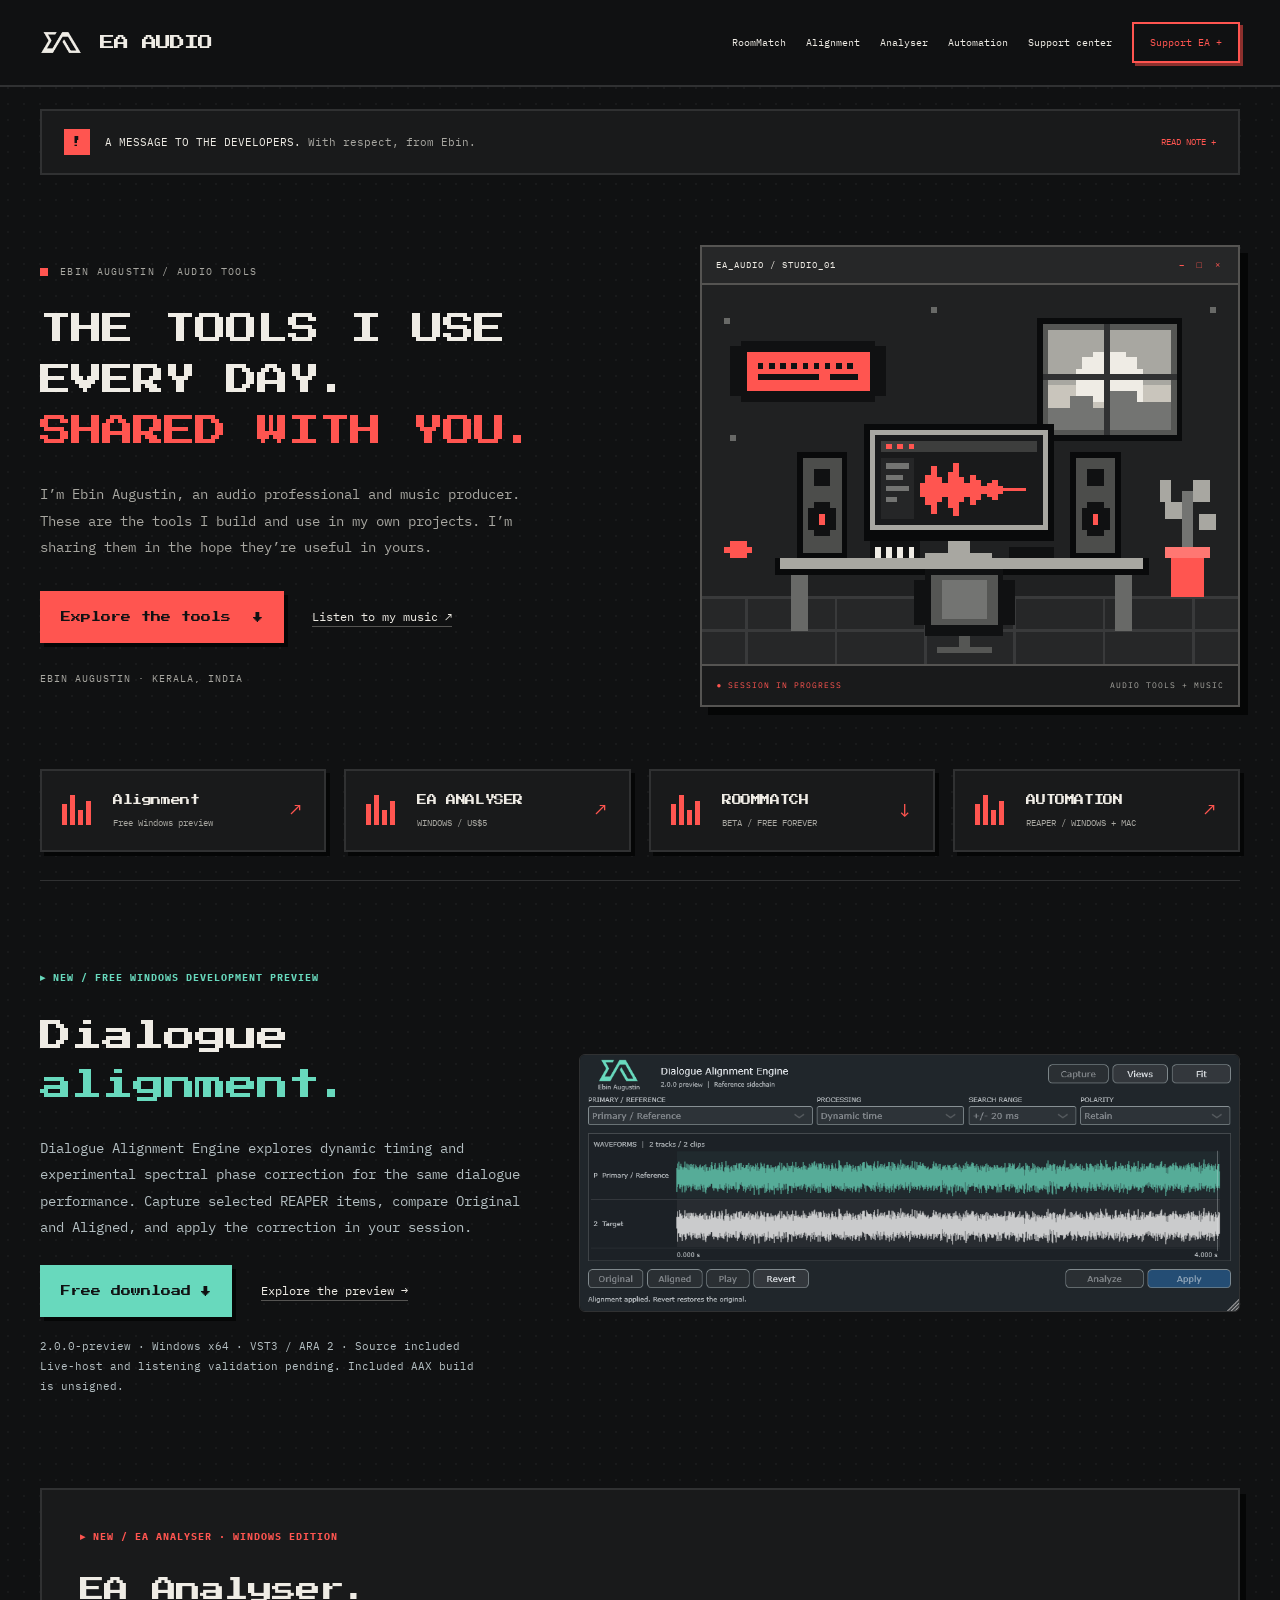
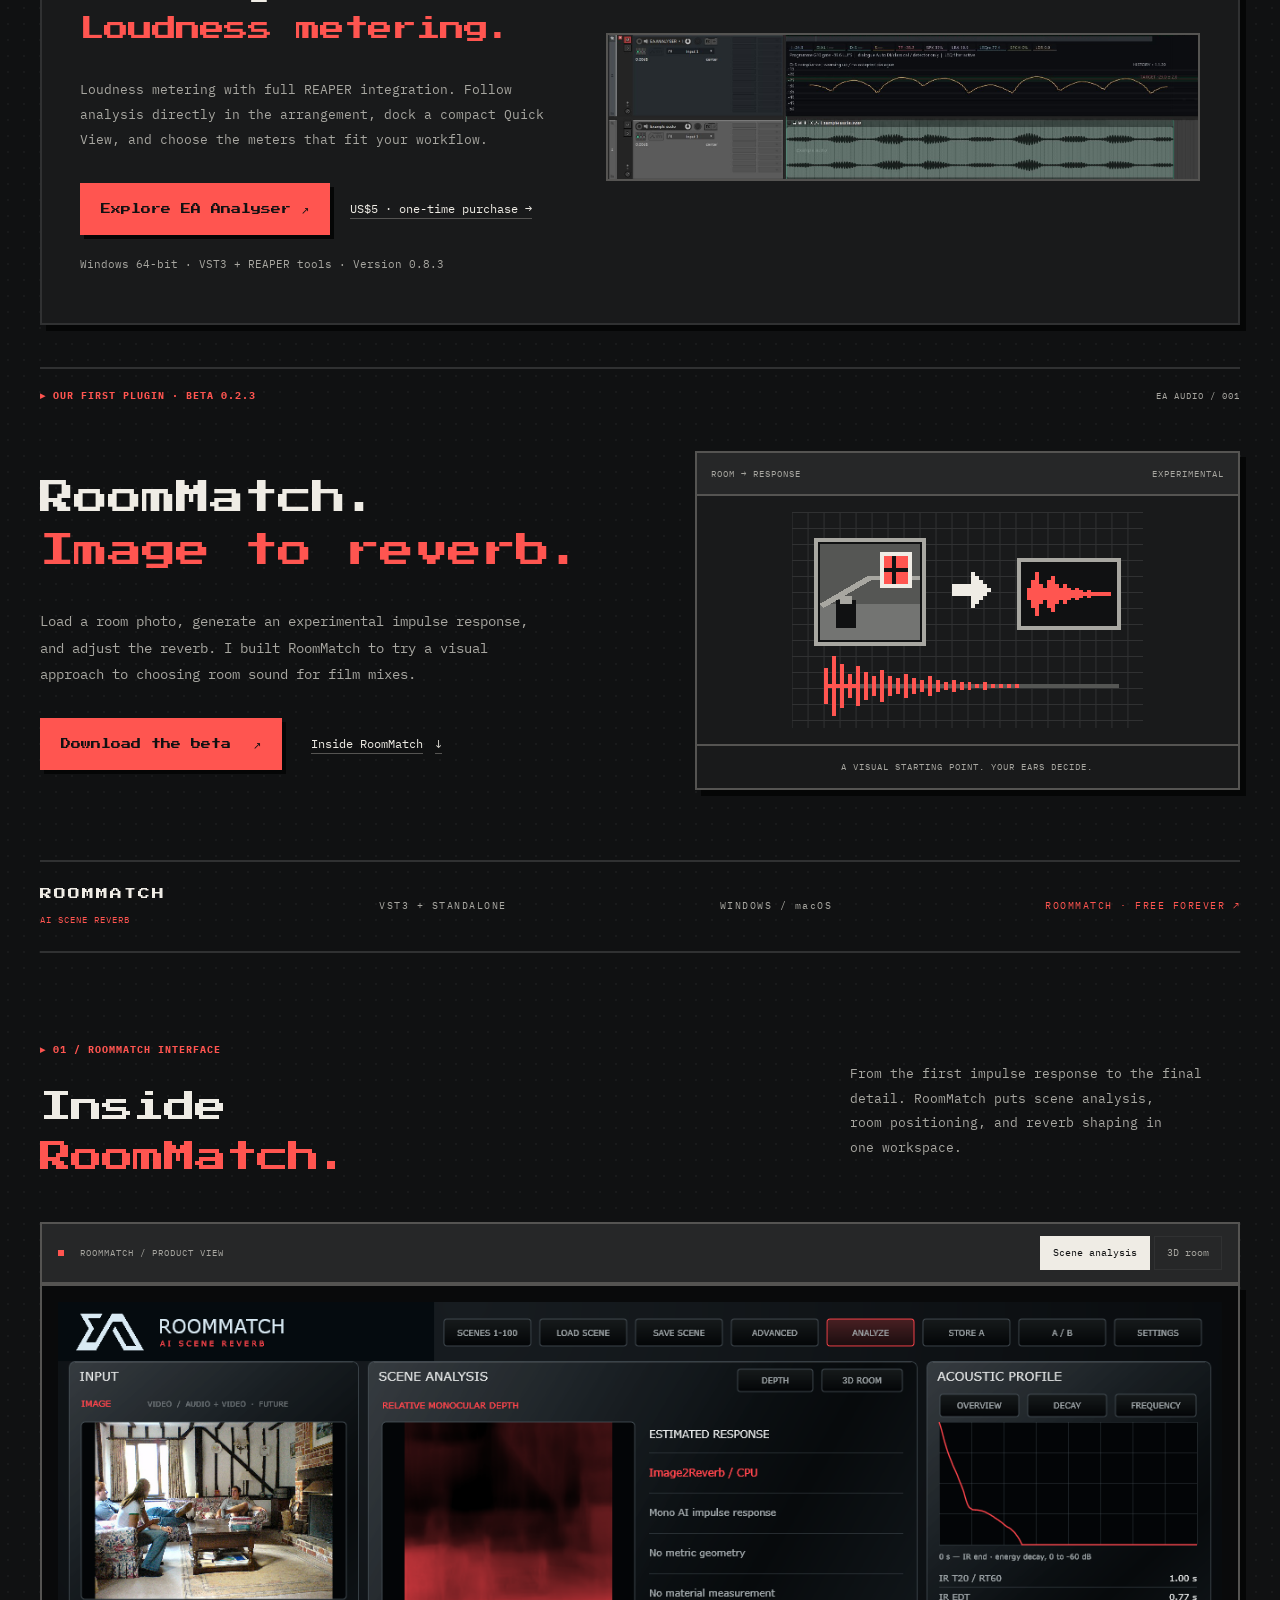
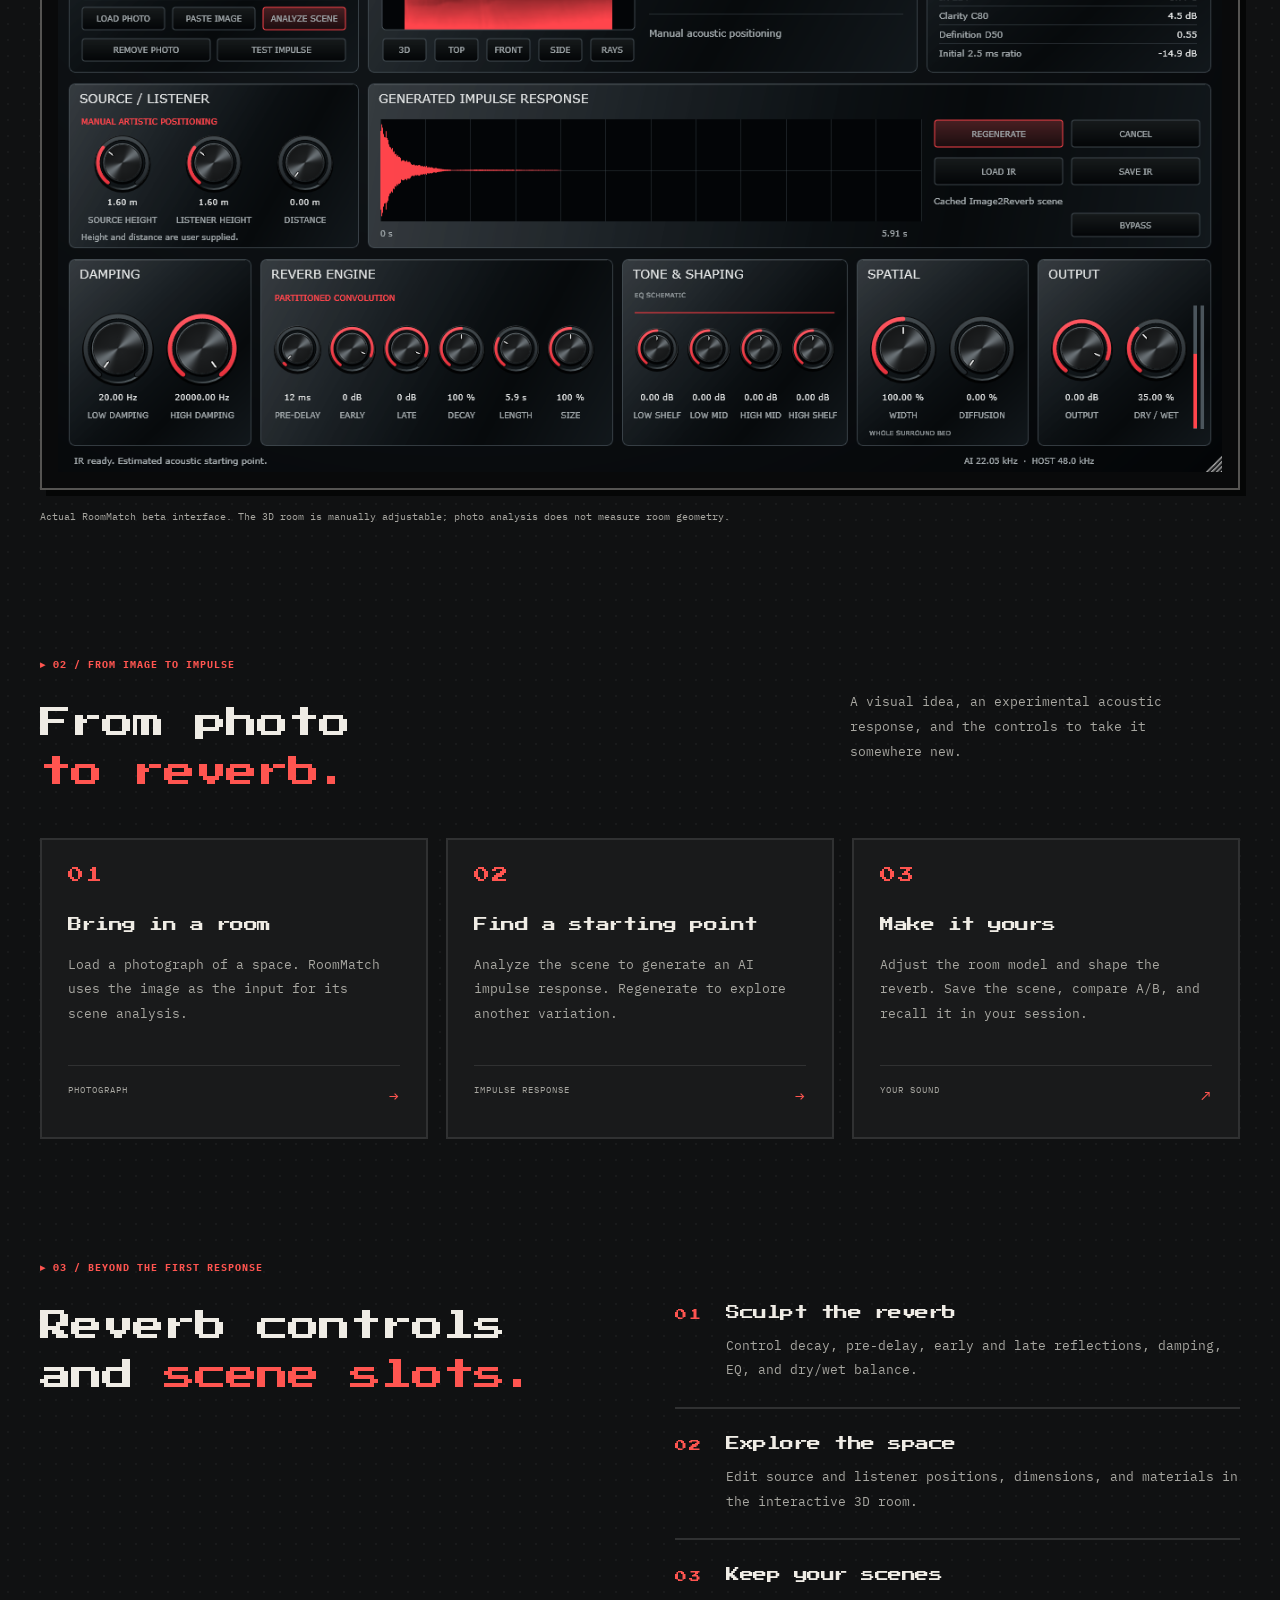
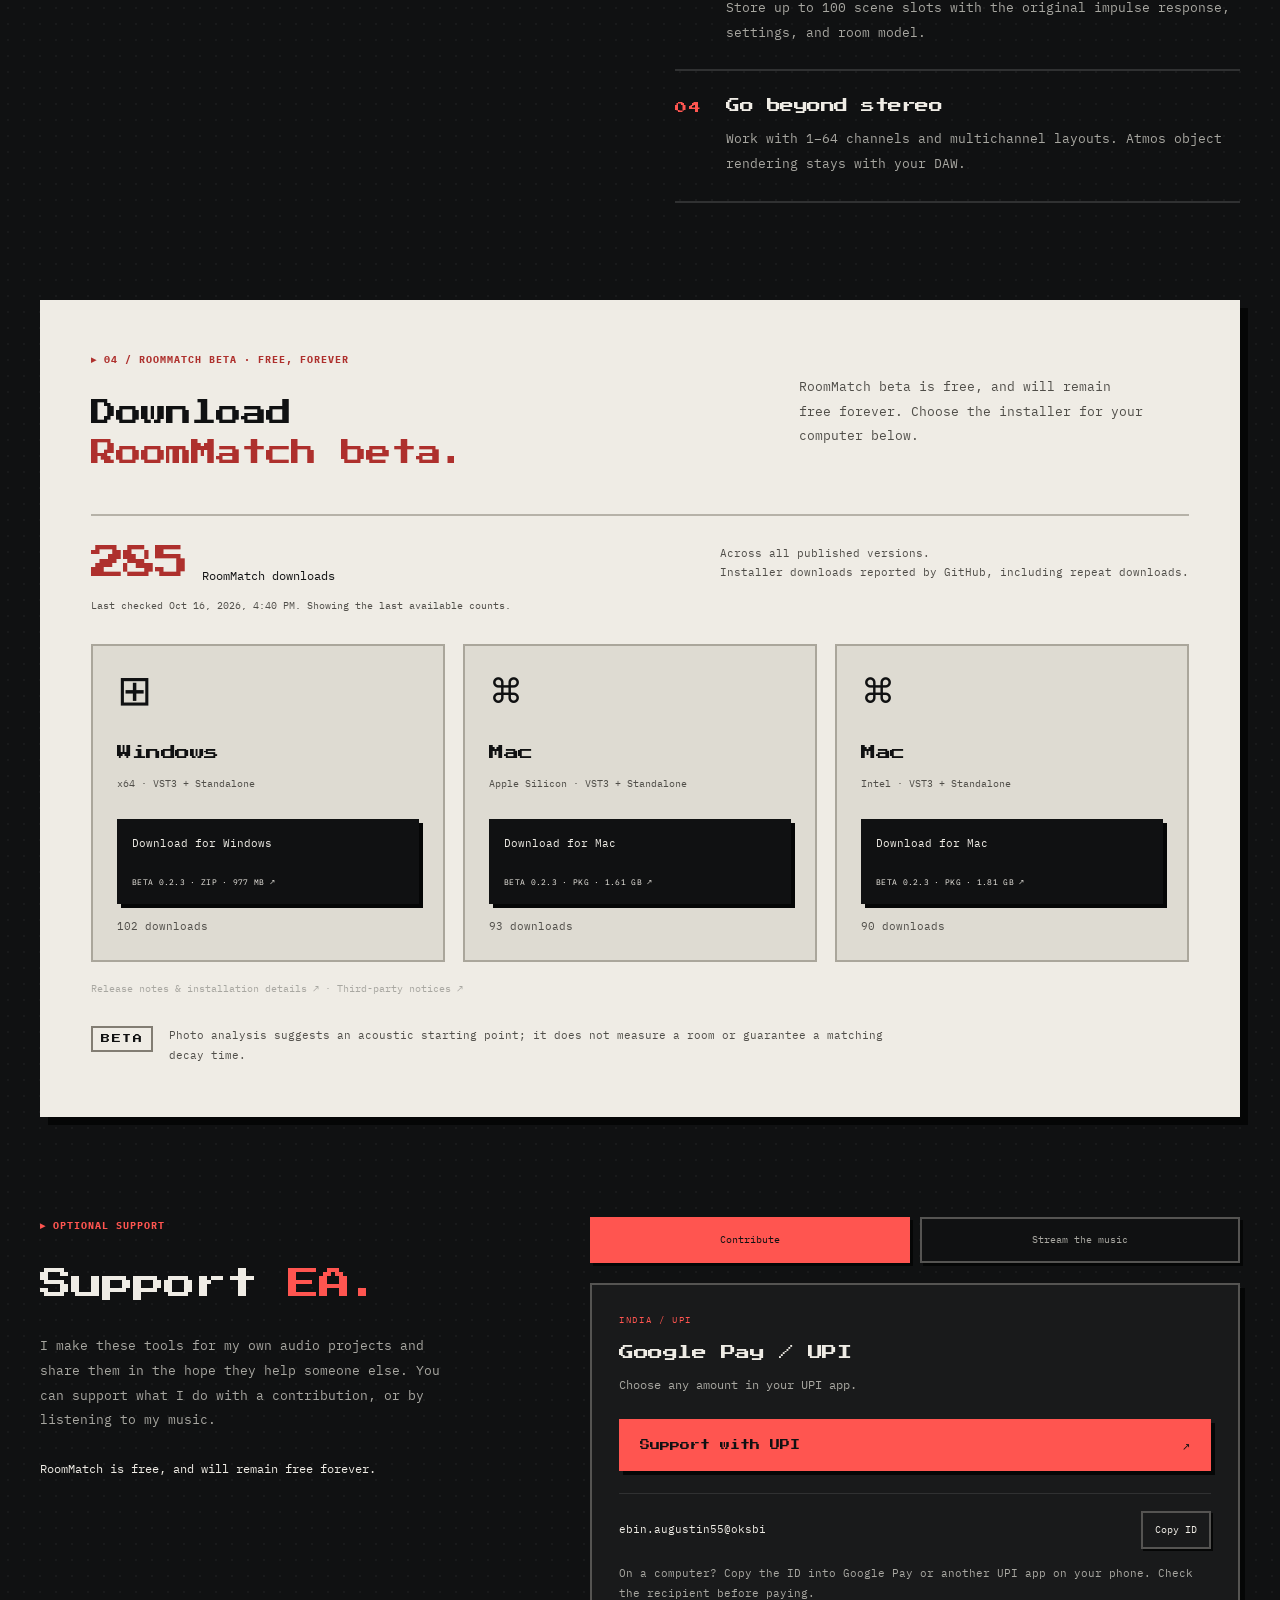
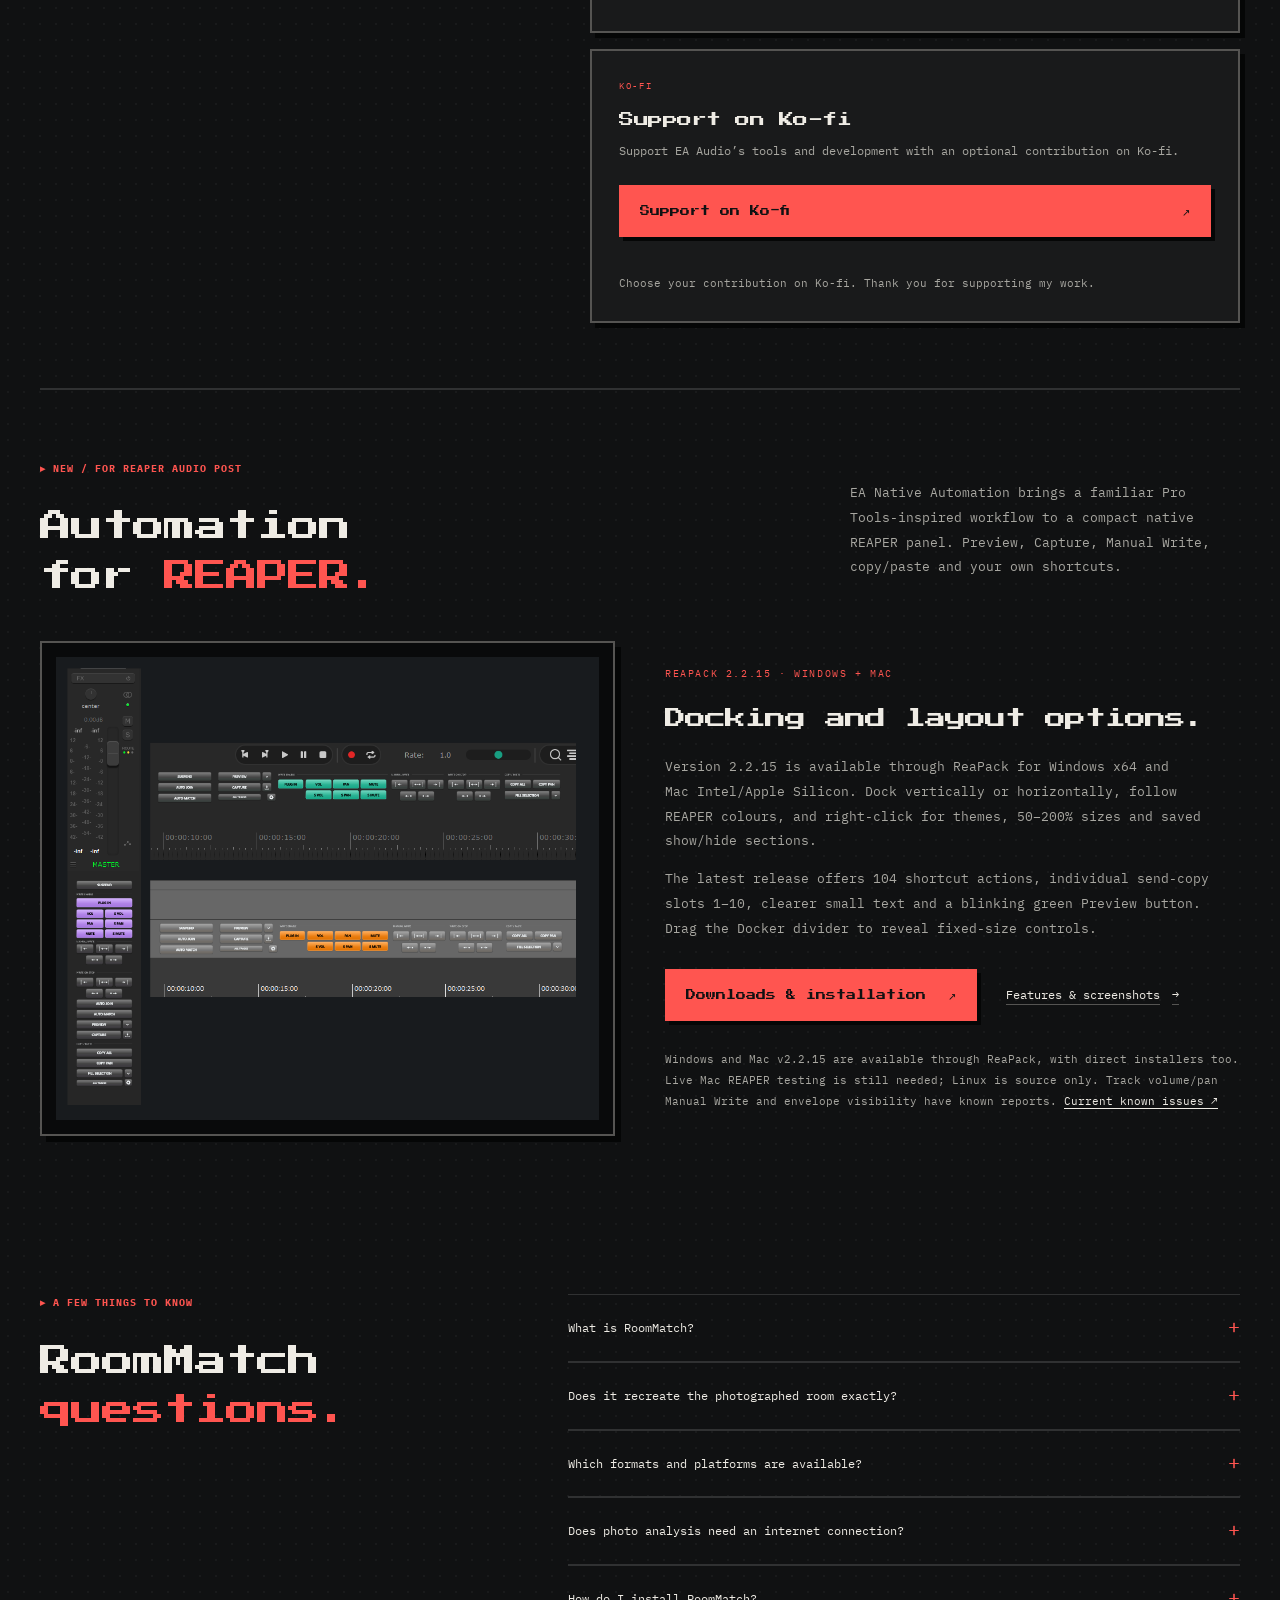
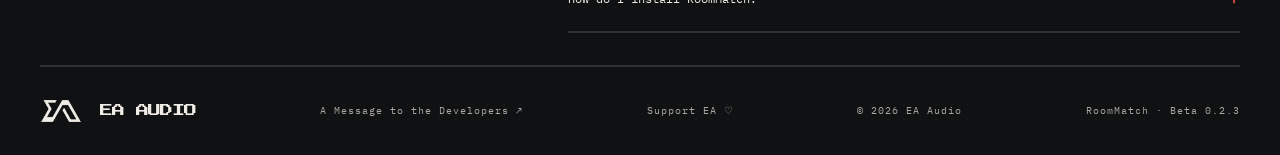
<file: index.html>
<!doctype html>
<html lang="en">
<head>
<meta charset="UTF-8"><meta name="viewport" content="width=device-width, initial-scale=1">
<meta name="theme-color" content="#101112">
<title>EA Audio — Tools for Sound</title>
<meta name="description" content="Audio tools by Ebin Augustin. Discover the free Dialogue Alignment Engine Windows preview, EA Analyser, RoomMatch and EA Native Automation.">
<link rel="icon" href="assets/ea-favicon.svg?v=1" type="image/svg+xml">
<link rel="stylesheet" href="styles.css?v=9">
<link rel="stylesheet" href="analyser.css?v=1">
<link rel="stylesheet" href="alignment.css?v=2">
<link rel="stylesheet" href="pixel.css?v=3"></head>
<body>
<a class="skip" href="#main">Skip to content</a>
<header class="header"><a class="brand" href="./" aria-label="EA Audio home"><img src="assets/ea-original-logo.svg" alt="" width="34" height="28"><span>EA <b>AUDIO</b></span></a><button class="pixel-menu" type="button" aria-expanded="false" aria-controls="pixel-navigation">MENU +</button><nav id="pixel-navigation" aria-label="Main navigation"><a href="./#roommatch">RoomMatch</a><a href="alignment.html">Alignment</a><a href="analyser.html">Analyser</a><a href="automation.html">Automation</a><a href="support.html">Support center</a><a class="nav-support" href="./#support">Support EA +</a></nav></header>
<main id="main"><details class="creator-note" id="developer-message"><summary><span class="note-heading"><span class="note-icon" aria-hidden="true">!</span><span>A MESSAGE TO THE DEVELOPERS. <span style="color:var(--muted)">With respect, from Ebin.</span></span></span><span class="note-more">READ NOTE</span></summary><div class="message-body">
<p>First, I want to make something clear: <strong>I am not a professional plugin developer or a coder.</strong> I’m an audio professional who enjoys experimenting with ideas, exploring new possibilities, and sharing the tools I create along the way.</p>
<p>RoomMatch is <strong>free, and will remain free forever.</strong> I’m not doing this to compete with commercial developers or to undermine the incredible work they do. Quite the opposite — I have immense respect for the people who dedicate their time, knowledge, creativity, and countless hours of hard work to building audio plugins.</p>
<p>AI has made it easier for people like me to experiment with ideas that might otherwise have remained just ideas. But generating code and building a truly innovative, reliable, and well-engineered plugin are two very different things. Behind great software is a level of understanding, problem-solving, experience, and creativity that deserves recognition.</p>
<p><strong>To the human developers out there: we need you.</strong> Your innovations, your expertise, and your passion are what push this industry forward. AI can be a powerful tool, but it is not a replacement for the ingenuity of people who know their craft and dare to build something new.</p>
<p>These plugins are simply my way of experimenting, learning, and sharing something useful with the audio community.</p>
<p class="message-signoff"><strong>Much respect to every developer who makes the tools we use possible. Keep innovating. The audio world needs you.</strong></p>
</div></details><section class="pixel-hero" aria-labelledby="pixel-title">
<div><div class="pixel-hero-kicker"><span aria-hidden="true"></span> EBIN AUGUSTIN / AUDIO TOOLS</div><h1 id="pixel-title">THE TOOLS I USE<br>EVERY DAY.<em>SHARED WITH YOU.</em></h1><p class="intro">I’m Ebin Augustin, an audio professional and music producer. These are the tools I build and use in my own projects. I’m sharing them in the hope they’re useful in yours.</p><div class="hero-actions"><a class="button primary" href="#tools">Explore the tools <span aria-hidden="true">↓</span></a><a class="text-link" href="#music">Listen to my music ↗</a></div><p class="pixel-signature">EBIN AUGUSTIN · KERALA, INDIA</p></div>
<figure class="pixel-scene"><div class="pixel-window-title"><span>EA_AUDIO / STUDIO_01</span><span aria-hidden="true">− □ ×</span></div><img src="assets/pixel-studio.svg" width="384" height="272" alt="Pixel-art music studio with a waveform on a monitor, speakers, a keyboard, and a plant"><figcaption><span>● SESSION IN PROGRESS</span><span>AUDIO TOOLS + MUSIC</span></figcaption></figure>
<nav class="pixel-product-nav" id="tools" aria-label="Explore EA Audio tools"><a href="alignment.html"><span class="pixel-product-icon" aria-hidden="true"><i></i><i></i><i></i><i></i></span><span><strong>Alignment</strong><small>Free Windows preview</small></span><span class="pixel-nav-arrow" aria-hidden="true">↗</span></a>
<a href="analyser.html"><span class="pixel-product-icon" aria-hidden="true"><i></i><i></i><i></i><i></i></span><span><strong>EA ANALYSER</strong><small>WINDOWS / US$5</small></span><span class="pixel-nav-arrow" aria-hidden="true">↗</span></a>
<a href="#roommatch"><span class="pixel-product-icon" aria-hidden="true"><i></i><i></i><i></i><i></i></span><span><strong>ROOMMATCH</strong><small>BETA / FREE FOREVER</small></span><span class="pixel-nav-arrow" aria-hidden="true">↓</span></a>
<a href="automation.html"><span class="pixel-product-icon" aria-hidden="true"><i></i><i></i><i></i><i></i></span><span><strong>AUTOMATION</strong><small>REAPER / WINDOWS + MAC</small></span><span class="pixel-nav-arrow" aria-hidden="true">↗</span></a>
</nav></section>

<section class="section alignment-teaser" id="alignment" aria-labelledby="alignment-teaser-title">
<div class="alignment-teaser-grid"><div><p class="eyebrow">NEW / FREE WINDOWS DEVELOPMENT PREVIEW</p><h2 id="alignment-teaser-title">Dialogue<br><em>alignment.</em></h2><p class="intro">Dialogue Alignment Engine explores dynamic timing and experimental spectral phase correction for the same dialogue performance. Capture selected REAPER items, compare Original and Aligned, and apply the correction in your session.</p><div class="hero-actions"><a class="button primary" href="alignment.html#download">Free download ↓</a><a class="text-link" href="alignment.html">Explore the preview →</a></div><p class="alignment-meta">2.0.0-preview · Windows x64 · VST3 / ARA 2 · Source included<br>Live-host and listening validation pending. Included AAX build is unsigned.</p></div><a href="alignment.html" aria-label="Explore Dialogue Alignment Engine"><img src="assets/alignment/interface.png" alt="Dialogue Alignment Engine primary and target waveforms with dynamic time and audition controls" width="980" height="380"></a></div>
</section>
<section class="section analyser-teaser" id="analyser" aria-labelledby="analyser-title"><div class="analyser-teaser-grid"><div><p class="eyebrow">NEW / EA ANALYSER · WINDOWS EDITION</p><h2 id="analyser-title">EA Analyser.<br><em>Loudness metering.</em></h2><p class="intro">Loudness metering with full REAPER integration. Follow analysis directly in the arrangement, dock a compact Quick View, and choose the meters that fit your workflow.</p><div class="hero-actions"><a class="button primary" href="analyser.html">Explore EA Analyser ↗</a><a class="text-link" href="https://ko-fi.com/s/d8abc79313">US$5 · one-time purchase →</a></div><p class="purchase-note">Windows 64-bit · VST3 + REAPER tools · Version 0.8.3</p></div><a href="analyser.html" aria-label="See EA Analyser’s full REAPER integration"><img src="assets/analyser/reaper-two-tracks.png" alt="EA Analyser history lane above example audio in REAPER" width="1585" height="389"></a></div></section>

<section class="hero" id="roommatch">
<div class="hero-top"><span class="eyebrow"><span class="dot"></span> OUR FIRST PLUGIN · BETA 0.2.3</span><span class="edition">EA AUDIO / 001</span></div>
<div class="hero-grid"><div><h2>RoomMatch.<br><em>Image to reverb.</em></h2><p class="intro">Load a room photo, generate an experimental impulse response, and adjust the reverb. I built RoomMatch to try a visual approach to choosing room sound for film mixes.</p><div class="hero-actions"><a class="button primary" href="#downloads">Download the beta <span aria-hidden="true">↗</span></a><a class="text-link" href="#interface">Inside RoomMatch <span aria-hidden="true">↓</span></a></div></div>
<div class="sound-art" aria-hidden="true"><div class="art-label"><span>ROOM → RESPONSE</span><span>EXPERIMENTAL</span></div><img src="assets/pixel-response.svg" width="384" height="248" alt=""><div class="art-caption">A VISUAL STARTING POINT. YOUR EARS DECIDE.</div></div></div>
<div class="hero-bottom"><span>ROOMMATCH <small>AI SCENE REVERB</small></span><span>VST3 + STANDALONE</span><span>WINDOWS / macOS</span><a href="#developer-message">ROOMMATCH · FREE FOREVER ↗</a></div>
</section>
<section class="interface section" id="interface"><div class="section-heading"><div><p class="eyebrow">01 / ROOMMATCH INTERFACE</p><h2>Inside<br><em>RoomMatch.</em></h2></div><p>From the first impulse response to the final detail. RoomMatch puts scene analysis, room positioning, and reverb shaping in one workspace.</p></div><div class="preview-toolbar"><span class="preview-label"><span class="dot"></span> ROOMMATCH / PRODUCT VIEW</span><div role="group" aria-label="Interface views"><button class="view active" data-view="overview" aria-pressed="true">Scene analysis</button><button class="view" data-view="room" aria-pressed="false">3D room</button></div></div><div class="product-frame"><img id="product-image" src="assets/roommatch-interface.png" alt="RoomMatch beta interface showing photo input, scene analysis, an impulse response, and reverb controls" width="1300" height="860" loading="lazy"></div><p class="caption">Actual RoomMatch beta interface. The 3D room is manually adjustable; photo analysis does not measure room geometry.</p></section>
<section class="workflow section" id="workflow"><div class="section-heading"><div><p class="eyebrow">02 / FROM IMAGE TO IMPULSE</p><h2>From photo<br><em>to reverb.</em></h2></div><p>A visual idea, an experimental acoustic response, and the controls to take it somewhere new.</p></div><div class="steps"><article><span class="step-num">01</span><h3>Bring in a room</h3><p>Load a photograph of a space. RoomMatch uses the image as the input for its scene analysis.</p><div class="step-line"><span>PHOTOGRAPH</span><span aria-hidden="true">→</span></div></article><article><span class="step-num">02</span><h3>Find a starting point</h3><p>Analyze the scene to generate an AI impulse response. Regenerate to explore another variation.</p><div class="step-line"><span>IMPULSE RESPONSE</span><span aria-hidden="true">→</span></div></article><article><span class="step-num">03</span><h3>Make it yours</h3><p>Adjust the room model and shape the reverb. Save the scene, compare A/B, and recall it in your session.</p><div class="step-line"><span>YOUR SOUND</span><span aria-hidden="true">↗</span></div></article></div></section>
<section class="features section"><p class="eyebrow">03 / BEYOND THE FIRST RESPONSE</p><div class="feature-grid"><h2>Reverb controls<br>and <em>scene slots.</em></h2><div class="feature-list"><article><span>01</span><div><h3>Sculpt the reverb</h3><p>Control decay, pre-delay, early and late reflections, damping, EQ, and dry/wet balance.</p></div></article><article><span>02</span><div><h3>Explore the space</h3><p>Edit source and listener positions, dimensions, and materials in the interactive 3D room.</p></div></article><article><span>03</span><div><h3>Keep your scenes</h3><p>Store up to 100 scene slots with the original impulse response, settings, and room model.</p></div></article><article><span>04</span><div><h3>Go beyond stereo</h3><p>Work with 1–64 channels and multichannel layouts. Atmos object rendering stays with your DAW.</p></div></article></div></div></section>
<section class="downloads section" id="downloads" data-plugin-stats="roommatch"><div class="section-heading"><div><p class="eyebrow">04 / ROOMMATCH BETA · FREE, FOREVER</p><h2>Download<br><em>RoomMatch beta.</em></h2></div><p>RoomMatch beta is free, and will remain free forever. Choose the installer for your computer below.</p></div><div class="download-totals" aria-live="polite"><div><span class="download-total-value" data-plugin-count="total">285</span><span class="download-total-label">RoomMatch downloads</span></div><p>Across all published versions.<br>Installer downloads reported by GitHub, including repeat downloads.</p></div><p class="count-updated" data-count-updated>Last checked 16 Oct 2026, 16:40 UTC. Counts refresh periodically.</p><div class="download-grid"><article><div class="os-icon" aria-hidden="true">⊞</div><div><h3>Windows</h3><p>x64 · VST3 + Standalone</p></div><a class="download-action" data-download="windows" href="https://github.com/Ebinaugustin/EA-RoomMatch-Image-to-Reverb/releases/download/v0.2.3-beta.1/EA-RoomMatch_Update-Full-Windows-x64.zip">Download for Windows <span>Beta 0.2.3 · ZIP · 977 MB ↗</span></a><p class="platform-download-count"><span data-plugin-count="windows">102</span> downloads</p></article><article><div class="os-icon mac" aria-hidden="true">⌘</div><div><h3>Mac</h3><p>Apple Silicon · VST3 + Standalone</p></div><a class="download-action" data-download="macArm" href="https://github.com/Ebinaugustin/EA-RoomMatch-Image-to-Reverb/releases/download/v0.2.3-beta.1/EA-RoomMatch-macos-arm64.pkg">Download for Mac <span>Beta 0.2.3 · PKG · 1.61 GB ↗</span></a><p class="platform-download-count"><span data-plugin-count="macArm">93</span> downloads</p></article><article><div class="os-icon mac" aria-hidden="true">⌘</div><div><h3>Mac</h3><p>Intel · VST3 + Standalone</p></div><a class="download-action" data-download="macIntel" href="https://github.com/Ebinaugustin/EA-RoomMatch-Image-to-Reverb/releases/download/v0.2.3-beta.1/EA-RoomMatch-macos-x64.pkg">Download for Mac <span>Beta 0.2.3 · PKG · 1.81 GB ↗</span></a><p class="platform-download-count"><span data-plugin-count="macIntel">90</span> downloads</p></article></div><p class="caption"><a href="https://github.com/Ebinaugustin/EA-RoomMatch-Image-to-Reverb/releases/tag/v0.2.3-beta.1">Release notes &amp; installation details ↗</a> · <a href="https://github.com/Ebinaugustin/EA-RoomMatch-Image-to-Reverb/releases/download/v0.2.3-beta.1/RoomMatch-Third-Party-Notices.zip">Third-party notices ↗</a></p><div class="beta-note"><span class="beta-badge">BETA</span><p>Photo analysis suggests an acoustic starting point; it does not measure a room or guarantee a matching decay time.</p></div></section>

<section class="support section" id="support" aria-labelledby="support-title">
<div class="support-intro"><p class="eyebrow">OPTIONAL SUPPORT</p><h2 id="support-title">Support <em>EA.</em></h2><p>I make these tools for my own audio projects and share them in the hope they help someone else. You can support what I do with a contribution, or by listening to my music.</p><p class="support-promise">RoomMatch is free, and will remain free forever.</p></div>
<div class="support-methods">
<div class="support-tabs" role="tablist" aria-label="Ways to support EA Audio" hidden><button type="button" role="tab" id="support-tab-contribute" aria-controls="support-contribute" aria-selected="true" tabindex="0">Contribute</button><button type="button" role="tab" id="support-tab-music" aria-controls="music" aria-selected="false" tabindex="-1">Stream the music</button></div>
<div class="support-panel support-contribute" id="support-contribute" role="tabpanel" aria-labelledby="support-tab-contribute" tabindex="0">
<article class="support-card"><p class="support-label">INDIA / UPI</p><h3>Google Pay / UPI</h3><p>Choose any amount in your UPI app.</p><a class="button primary support-pay" href="upi://pay?pa=ebin.augustin55%40oksbi&amp;pn=Ebin%20Augustin&amp;cu=INR&amp;tn=Support%20EA%20Audio">Support with UPI <span aria-hidden="true">↗</span></a><div class="support-copy"><span id="support-upi-id">ebin.augustin55@oksbi</span><button type="button" id="copy-support-upi" aria-label="Copy UPI ID">Copy ID</button></div><p class="support-help" id="support-copy-status" role="status">On a computer? Copy the ID into Google Pay or another UPI app on your phone. Check the recipient before paying.</p></article>
<article class="support-card"><p class="support-label">KO-FI</p><h3>Support on Ko-fi</h3><p>Support EA Audio’s tools and development with an optional contribution on Ko-fi.</p><a class="button primary support-pay" href="https://ko-fi.com/ebinaugustin" target="_blank" rel="noopener noreferrer">Support on Ko-fi <span aria-hidden="true">↗</span><span class="sr-only"> (opens in a new tab)</span></a><p class="support-help">Choose your contribution on Ko-fi. Thank you for supporting my work.</p></article>
</div>
<article class="support-card support-panel support-music" id="music" role="tabpanel" aria-labelledby="support-tab-music" tabindex="0">
<p class="support-label">ANOTHER WAY TO SUPPORT</p><h3>Listen to Ebin Augustin.</h3><p>I’m Ebin Augustin, an EDM producer based in Kerala, India. Explore my music on your favourite platform. If a track connects with you, save it, share it, or follow along for more.</p>
<div class="music-links" aria-label="Ebin Augustin music profiles">
<a href="https://open.spotify.com/artist/7AdYj3ZXXr7zjdPDl4HxKv" target="_blank" rel="noopener noreferrer"><span>Spotify<small>Listen</small></span><span aria-hidden="true">↗</span><span class="sr-only"> (opens in a new tab)</span></a>
<a href="https://music.apple.com/in/artist/ebin-augustin/1377845619" target="_blank" rel="noopener noreferrer"><span>Apple Music<small>Listen</small></span><span aria-hidden="true">↗</span><span class="sr-only"> (opens in a new tab)</span></a>
<a href="https://www.youtube.com/channel/UC7epnuL7o4ivUuRAOgVZvoA" target="_blank" rel="noopener noreferrer"><span>YouTube<small>Watch & listen</small></span><span aria-hidden="true">↗</span><span class="sr-only"> (opens in a new tab)</span></a>
<a href="https://soundcloud.com/ebin-augustinzz" target="_blank" rel="noopener noreferrer"><span>SoundCloud<small>Listen</small></span><span aria-hidden="true">↗</span><span class="sr-only"> (opens in a new tab)</span></a>
<a href="https://music.amazon.com/artists/B07C2QS8MF/ebin-augustin" target="_blank" rel="noopener noreferrer"><span>Amazon Music<small>Listen</small></span><span aria-hidden="true">↗</span><span class="sr-only"> (opens in a new tab)</span></a>
<a href="https://audiomack.com/ebin-augustin" target="_blank" rel="noopener noreferrer"><span>Audiomack<small>Listen</small></span><span aria-hidden="true">↗</span><span class="sr-only"> (opens in a new tab)</span></a>
<a href="https://www.beatport.com/artist/ebin-augustin/721955" target="_blank" rel="noopener noreferrer"><span>Beatport<small>Explore & buy</small></span><span aria-hidden="true">↗</span><span class="sr-only"> (opens in a new tab)</span></a>
</div><a class="text-link music-artist-site" href="https://ebinaugustin.carrd.co/" target="_blank" rel="noopener noreferrer">Artist website <span aria-hidden="true">↗</span><span class="sr-only"> (opens in a new tab)</span></a>
<p class="support-help">A listen, a follow, or sharing a favourite track means a lot. Thank you for supporting the music behind the tools.</p>
</article>
</div></section>

<section class="automation-teaser section" id="automation" aria-labelledby="automation-teaser-title">
<div class="section-heading"><div><p class="eyebrow">NEW / FOR REAPER AUDIO POST</p><h2 id="automation-teaser-title">Automation<br>for <em>REAPER.</em></h2></div><p>EA Native Automation brings a familiar Pro Tools-inspired workflow to a compact native REAPER panel. Preview, Capture, Manual Write, copy/paste and your own shortcuts.</p></div>
<div class="automation-teaser-grid"><a class="automation-teaser-image" href="automation.html" aria-label="Explore EA Native Automation"><img src="assets/automation/Docking.png" alt="EA Native Automation docked beneath Master and in shallow horizontal docks" width="950" height="810" loading="lazy"></a><div><p class="automation-badge">REAPACK 2.2.15 · WINDOWS + MAC</p><h3>Docking and layout options.</h3><p>Version 2.2.15 is available through ReaPack for Windows x64 and Mac Intel/Apple Silicon. Dock vertically or horizontally, follow REAPER colours, and right-click for themes, 50–200% sizes and saved show/hide sections.</p><p>The latest release offers 104 shortcut actions, individual send-copy slots 1–10, clearer small text and a blinking green Preview button. Drag the Docker divider to reveal fixed-size controls.</p><div class="hero-actions"><a class="button primary" href="automation.html#install">Downloads &amp; installation <span aria-hidden="true">↗</span></a><a class="text-link" href="automation.html">Features &amp; screenshots <span aria-hidden="true">→</span></a></div><p class="automation-teaser-note">Windows and Mac v2.2.15 are available through ReaPack, with direct installers too. Live Mac REAPER testing is still needed; Linux is source only. Track volume/pan Manual Write and envelope visibility have known reports. <a href="automation.html#known-issues">Current known issues ↗</a></p></div></div></section>
<section class="faq section"><div><p class="eyebrow">A FEW THINGS TO KNOW</p><h2>RoomMatch<br><em>questions.</em></h2></div><div class="questions"><details><summary>What is RoomMatch?<span aria-hidden="true">+</span></summary><p>RoomMatch is EA Audio’s first audio plugin: an experimental image-to-reverb tool. Load a room photo, generate an impulse response, and shape its playback with reverb and spatial controls.</p></details><details><summary>Does it recreate the photographed room exactly?<span aria-hidden="true">+</span></summary><p>No. The photo model suggests an acoustic starting point. Room dimensions, materials, and positions are manually adjustable, and the image is not a metric reconstruction or acoustic measurement.</p></details><details><summary>Which formats and platforms are available?<span aria-hidden="true">+</span></summary><p>RoomMatch beta is available for Windows x64, Mac Apple Silicon, and Mac Intel. Each package includes a VST3 plugin and a standalone application.</p></details><details><summary>Does photo analysis need an internet connection?<span aria-hidden="true">+</span></summary><p>The complete packages include the AI model and runtime for offline inference. First-time preparation can take a few minutes. See the release notes for installation details.</p></details><details><summary>How do I install RoomMatch?<span aria-hidden="true">+</span></summary><p>Close your DAW before installing. On Windows, extract the complete ZIP and run Install RoomMatch.cmd. On Mac, choose the PKG for Apple Silicon or Intel. The Mac packages are not Apple notarized. See the <a href="https://github.com/Ebinaugustin/EA-RoomMatch-Image-to-Reverb/releases/tag/v0.2.3-beta.1" class="text-link">release notes</a> for installation details.</p></details></div></section>

</main><footer><a class="brand" href="#"><img src="assets/ea-original-logo.svg" alt="" width="48" height="30"><span>EA <b>AUDIO</b></span></a><a href="#developer-message">A Message to the Developers ↗</a><a href="#support">Support EA ♡</a><span>© 2026 EA Audio</span><span>RoomMatch · Beta 0.2.3</span></footer>
<script src="support.js?v=2"></script>
<script src="downloads.js?v=4"></script><script src="app.js?v=4"></script><script src="download-stats.js?v=1"></script>
<script src="pixel.js?v=2"></script></body></html>
</file>
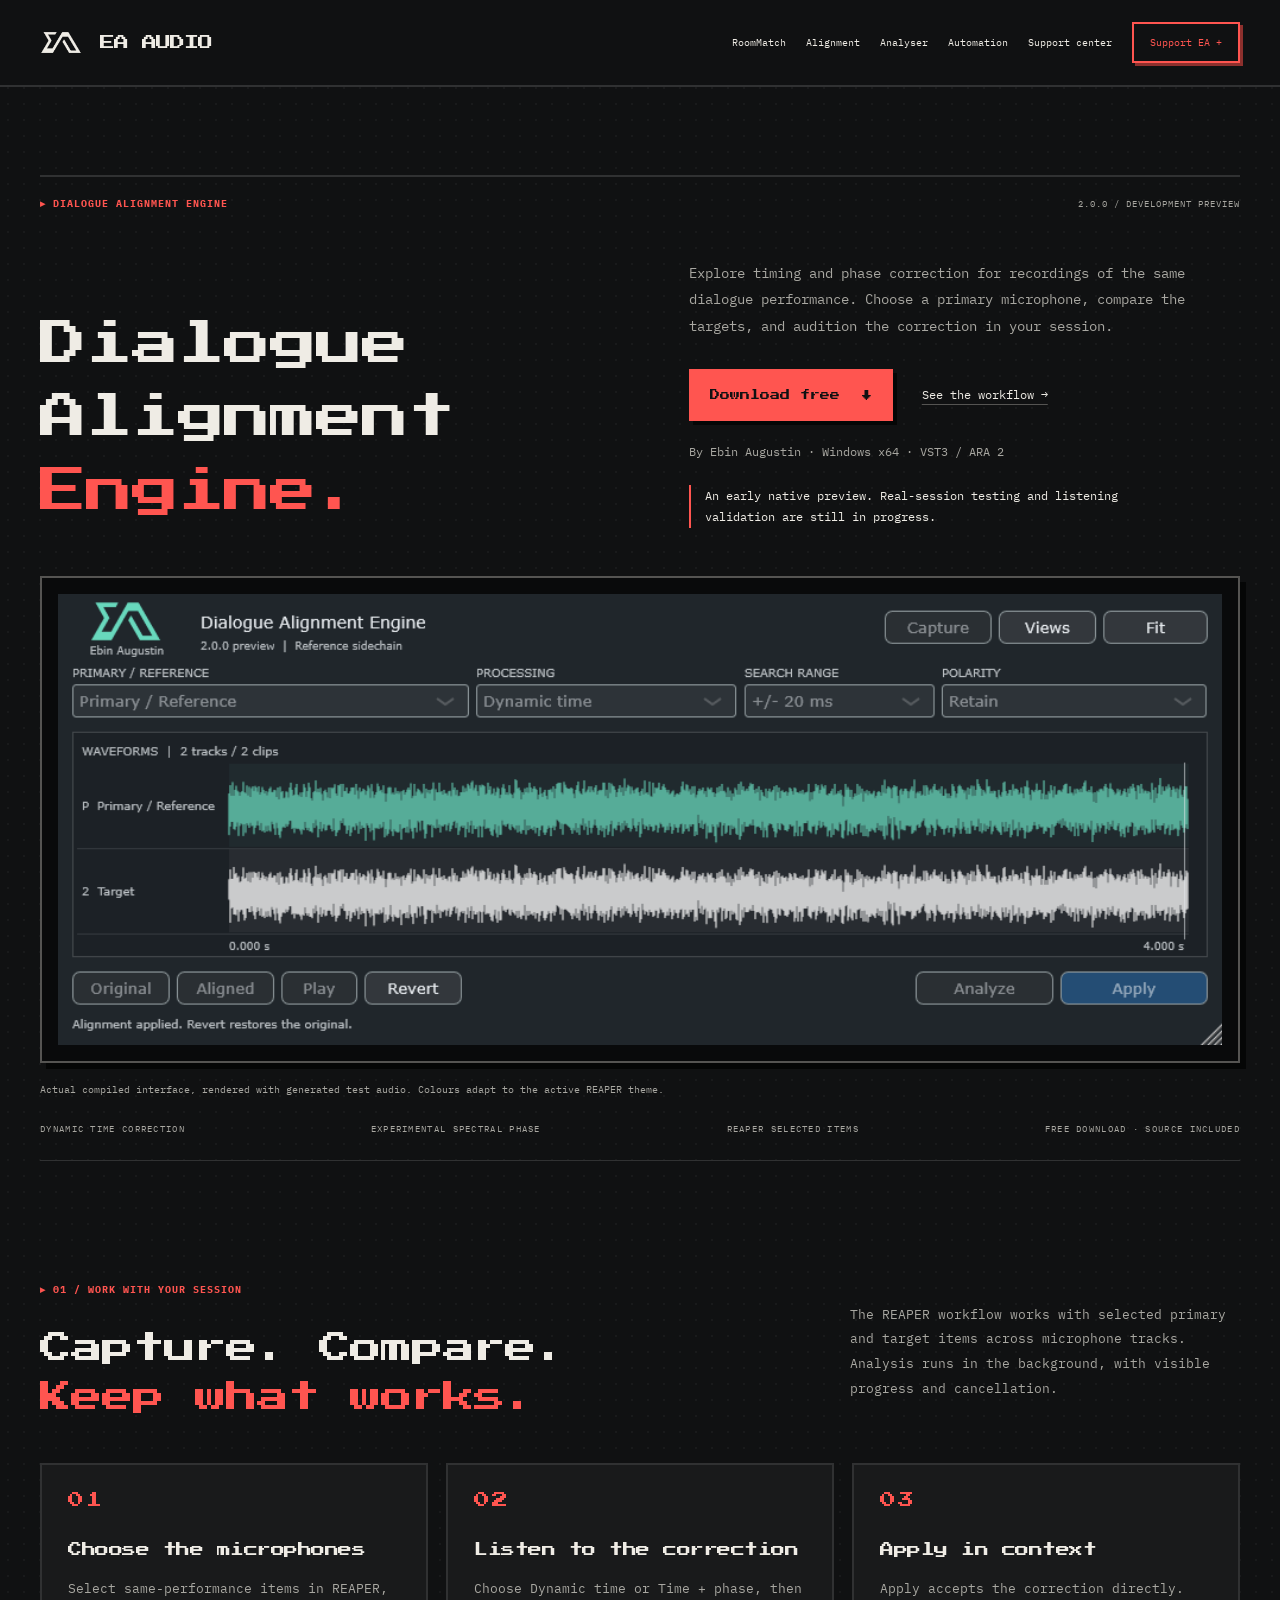
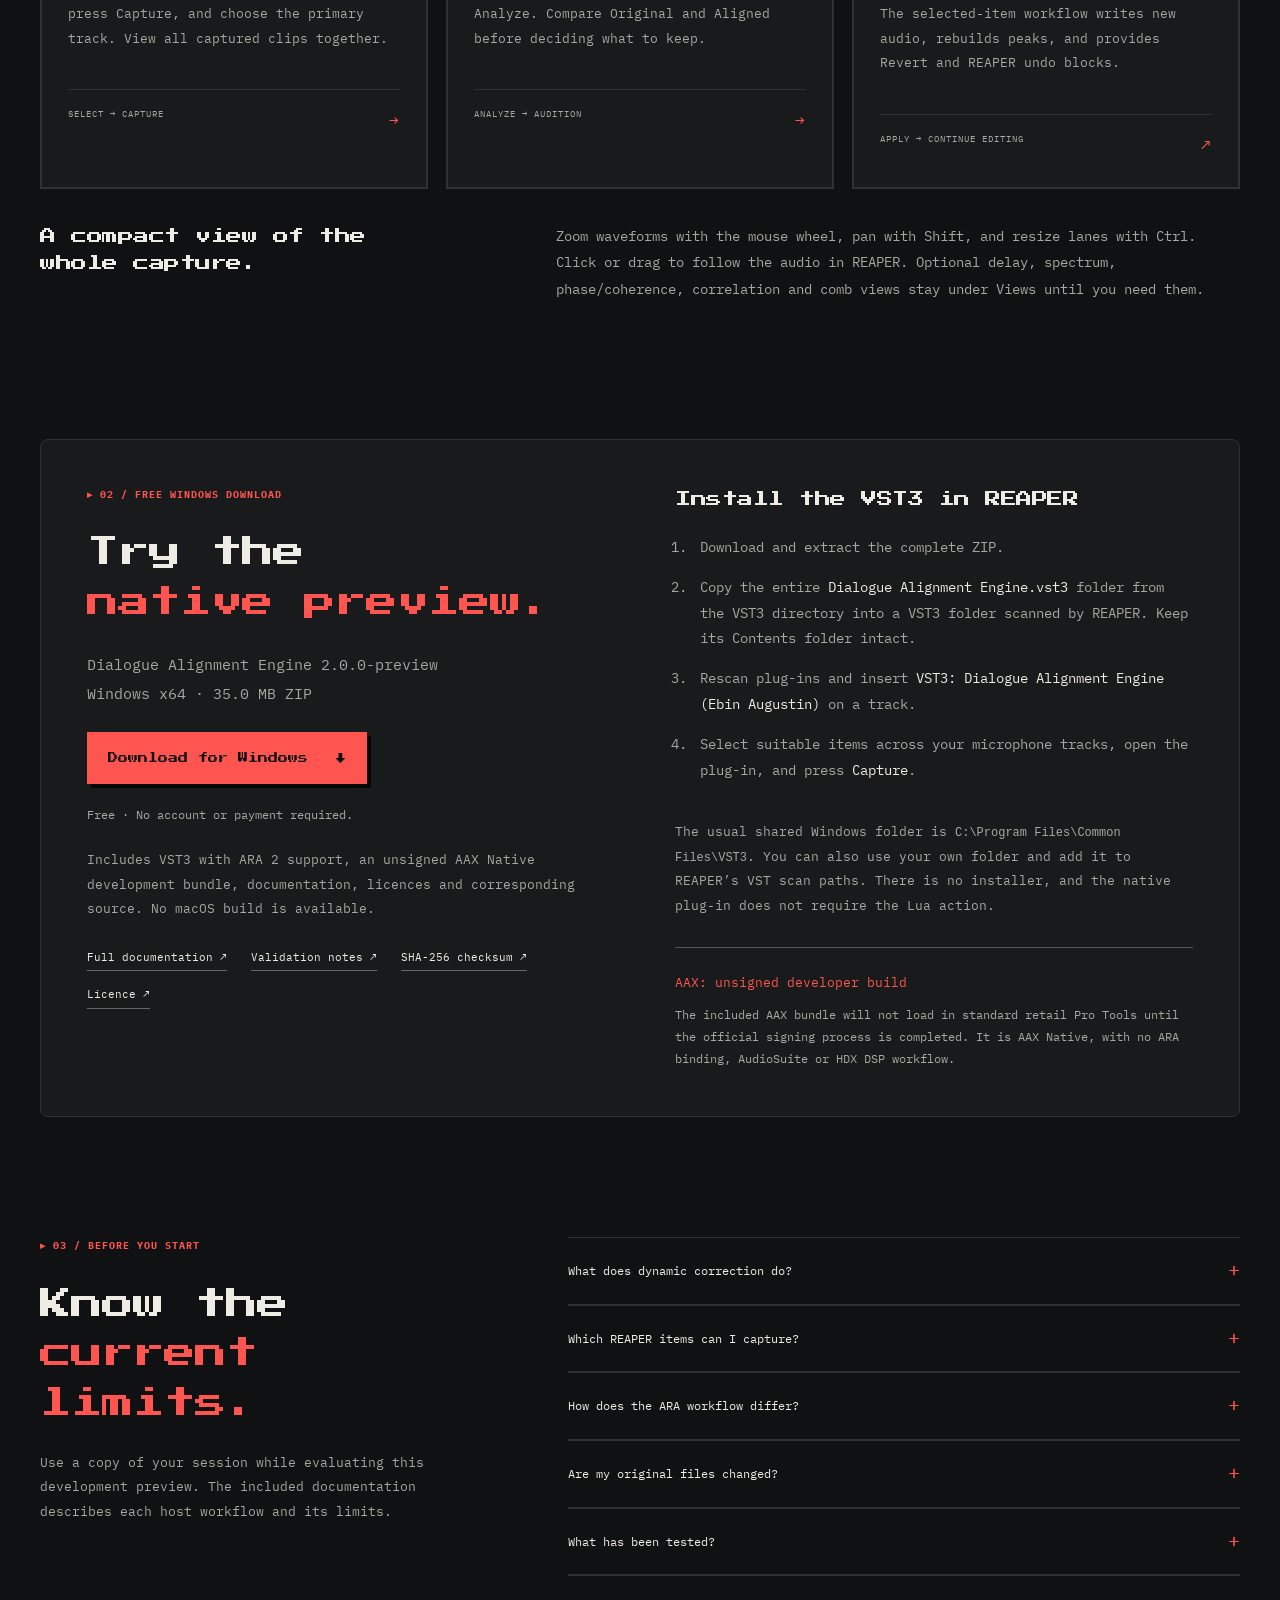
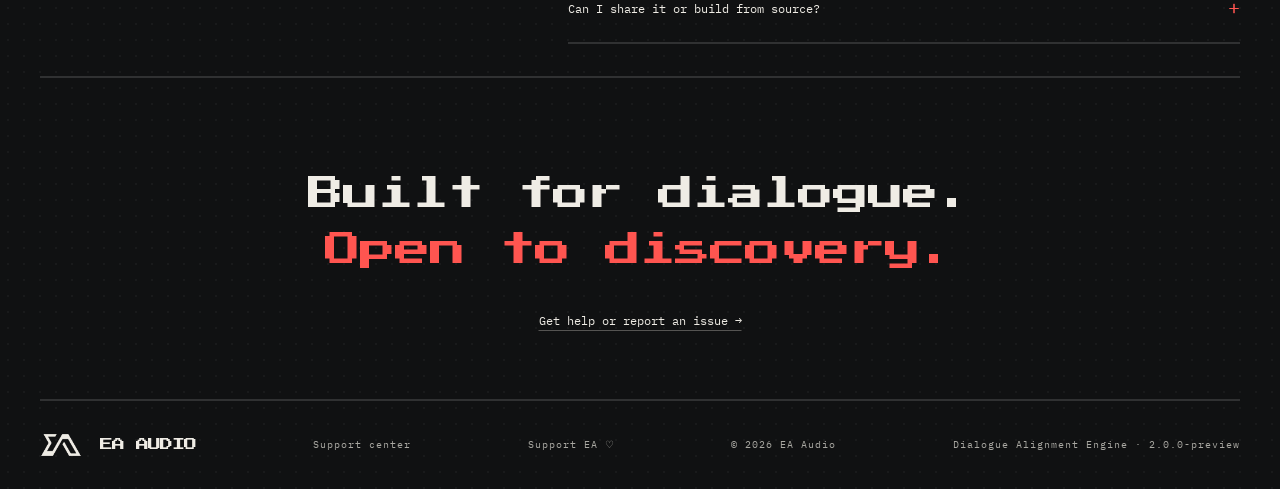
<file: alignment.html>
<!doctype html>
<html lang="en">
<head>
  <meta charset="UTF-8">
  <meta name="viewport" content="width=device-width, initial-scale=1">
  <meta name="theme-color" content="#101112">
  <title>Dialogue Alignment Engine — Free Windows Preview · EA Audio</title>
  <meta name="description" content="Free Windows preview of Dialogue Alignment Engine by Ebin Augustin. Dynamic dialogue timing, experimental spectral phase correction, and REAPER integration. VST3 with ARA 2 support.">
  <meta property="og:title" content="Dialogue Alignment Engine — Dialogue timing and phase correction">
  <meta property="og:description" content="A free Windows development preview for dialogue timing and phase correction. VST3 with ARA 2 support and a REAPER selected-item workflow.">
  <meta property="og:type" content="website">
  <meta property="og:url" content="https://ebinaugustin.github.io/ea-audio-website/alignment.html">
  <meta property="og:image" content="https://ebinaugustin.github.io/ea-audio-website/assets/alignment/interface.png">
  <link rel="canonical" href="https://ebinaugustin.github.io/ea-audio-website/alignment.html">
  <link rel="icon" href="assets/ea-favicon.svg?v=1" type="image/svg+xml">
  <link rel="stylesheet" href="styles.css?v=9">
  <link rel="stylesheet" href="alignment.css?v=1">
  <script type="application/ld+json">{"@context":"https://schema.org","@type":"SoftwareApplication","name":"Dialogue Alignment Engine","softwareVersion":"2.0.0-preview","operatingSystem":"Windows x64","applicationCategory":"MultimediaApplication","author":{"@type":"Person","name":"Ebin Augustin"},"offers":{"@type":"Offer","price":"0","priceCurrency":"USD"},"url":"https://ebinaugustin.github.io/ea-audio-website/alignment.html","downloadUrl":"https://ebinaugustin.github.io/ea-audio-website/downloads/dialogue-alignment-engine/2.0.0-preview/Dialogue_Alignment_Engine_2_0_0_Windows_Preview.zip"}</script>
<link rel="stylesheet" href="pixel.css?v=3">
</head>
<body>
  <a class="skip" href="#main">Skip to content</a>
  <header class="header"><a class="brand" href="./" aria-label="EA Audio home"><img src="assets/ea-original-logo.svg" alt="" width="34" height="28"><span>EA <b>AUDIO</b></span></a><button class="pixel-menu" type="button" aria-expanded="false" aria-controls="pixel-navigation">MENU +</button><nav id="pixel-navigation" aria-label="Main navigation"><a href="./#roommatch">RoomMatch</a><a href="alignment.html" aria-current="page">Alignment</a><a href="analyser.html">Analyser</a><a href="automation.html">Automation</a><a href="support.html">Support center</a><a class="nav-support" href="./#support">Support EA +</a></nav></header>
  <main id="main">
    <section class="section alignment-hero">
      <div class="hero-top"><p class="eyebrow">DIALOGUE ALIGNMENT ENGINE</p><span class="edition">2.0.0 / DEVELOPMENT PREVIEW</span></div>
      <div class="alignment-heading">
        <h1>Dialogue<br>Alignment<br><em>Engine.</em></h1>
        <div>
          <p class="intro">Explore timing and phase correction for recordings of the same dialogue performance. Choose a primary microphone, compare the targets, and audition the correction in your session.</p>
          <div class="hero-actions"><a class="button primary" href="#download">Download free <span aria-hidden="true">↓</span></a><a class="text-link" href="#workflow">See the workflow →</a></div>
          <p class="alignment-meta">By Ebin Augustin · Windows x64 · VST3 / ARA 2</p>
          <p class="alignment-preview-note">An early native preview. Real-session testing and listening validation are still in progress.</p>
        </div>
      </div>
      <figure class="alignment-figure">
        <div class="product-frame"><img src="assets/alignment/interface.png" width="980" height="380" alt="Dialogue Alignment Engine with primary and target waveforms, dynamic time controls and Original, Aligned, Analyze and Apply buttons" fetchpriority="high"></div>
        <figcaption class="caption">Actual compiled interface, rendered with generated test audio. Colours adapt to the active REAPER theme.</figcaption>
      </figure>
      <div class="alignment-strip"><span>DYNAMIC TIME CORRECTION</span><span>EXPERIMENTAL SPECTRAL PHASE</span><span>REAPER SELECTED ITEMS</span><span>FREE DOWNLOAD · SOURCE INCLUDED</span></div>
    </section>

    <section class="section" id="workflow">
      <div class="section-heading"><div><p class="eyebrow">01 / WORK WITH YOUR SESSION</p><h2>Capture. Compare.<br><em>Keep what works.</em></h2></div><p>The REAPER workflow works with selected primary and target items across microphone tracks. Analysis runs in the background, with visible progress and cancellation.</p></div>
      <div class="steps">
        <article><span class="step-num">01</span><h3>Choose the microphones</h3><p>Select same-performance items in REAPER, press Capture, and choose the primary track. View all captured clips together.</p><div class="step-line"><span>SELECT → CAPTURE</span><span aria-hidden="true">→</span></div></article>
        <article><span class="step-num">02</span><h3>Listen to the correction</h3><p>Choose Dynamic time or Time + phase, then Analyze. Compare Original and Aligned before deciding what to keep.</p><div class="step-line"><span>ANALYZE → AUDITION</span><span aria-hidden="true">→</span></div></article>
        <article><span class="step-num">03</span><h3>Apply in context</h3><p>Apply accepts the correction directly. The selected-item workflow writes new audio, rebuilds peaks, and provides Revert and REAPER undo blocks.</p><div class="step-line"><span>APPLY → CONTINUE EDITING</span><span aria-hidden="true">↗</span></div></article>
      </div>
      <div class="alignment-detail"><h3>A compact view of the whole capture.</h3><p>Zoom waveforms with the mouse wheel, pan with Shift, and resize lanes with Ctrl. Click or drag to follow the audio in REAPER. Optional delay, spectrum, phase/coherence, correlation and comb views stay under Views until you need them.</p></div>
    </section>

    <section class="section alignment-download" id="download" aria-labelledby="download-title">
      <div class="alignment-download-panel">
        <div>
          <p class="eyebrow">02 / FREE WINDOWS DOWNLOAD</p>
          <h2 id="download-title">Try the<br><em>native preview.</em></h2>
          <p class="intro">Dialogue Alignment Engine 2.0.0-preview<br>Windows x64 · 35.0 MB ZIP</p>
          <a class="button primary alignment-download-button" href="downloads/dialogue-alignment-engine/2.0.0-preview/Dialogue_Alignment_Engine_2_0_0_Windows_Preview.zip" download>Download for Windows <span aria-hidden="true">↓</span></a>
          <p class="alignment-meta">Free · No account or payment required.</p>
          <p class="alignment-small">Includes VST3 with ARA 2 support, an unsigned AAX Native development bundle, documentation, licences and corresponding source. No macOS build is available.</p>
          <div class="alignment-doc-links"><a href="downloads/dialogue-alignment-engine/2.0.0-preview/README.md">Full documentation ↗</a><a href="downloads/dialogue-alignment-engine/2.0.0-preview/VALIDATION.md">Validation notes ↗</a><a href="downloads/dialogue-alignment-engine/2.0.0-preview/SHA256SUMS.txt">SHA-256 checksum ↗</a><a href="downloads/dialogue-alignment-engine/2.0.0-preview/LICENSE.md">Licence ↗</a></div>
        </div>
        <div class="alignment-install" id="install">
          <h3>Install the VST3 in REAPER</h3>
          <ol><li>Download and extract the complete ZIP.</li><li>Copy the entire <strong>Dialogue Alignment Engine.vst3</strong> folder from the VST3 directory into a VST3 folder scanned by REAPER. Keep its Contents folder intact.</li><li>Rescan plug-ins and insert <strong>VST3: Dialogue Alignment Engine (Ebin Augustin)</strong> on a track.</li><li>Select suitable items across your microphone tracks, open the plug-in, and press <strong>Capture</strong>.</li></ol>
          <p class="alignment-small">The usual shared Windows folder is <code>C:\Program Files\Common Files\VST3</code>. You can also use your own folder and add it to REAPER’s VST scan paths. There is no installer, and the native plug-in does not require the Lua action.</p>
          <div class="alignment-aax"><strong>AAX: unsigned developer build</strong><p>The included AAX bundle will not load in standard retail Pro Tools until the official signing process is completed. It is AAX Native, with no ARA binding, AudioSuite or HDX DSP workflow.</p></div>
        </div>
      </div>
    </section>

    <section class="faq section alignment-faq" id="details">
      <div><p class="eyebrow">03 / BEFORE YOU START</p><h2>Know the<br><em>current limits.</em></h2><p class="alignment-small">Use a copy of your session while evaluating this development preview. The included documentation describes each host workflow and its limits.</p></div>
      <div class="questions">
        <details><summary>What does dynamic correction do?<span aria-hidden="true">+</span></summary><p>Dynamic time estimates changing delay across a recording rather than applying one offset to the whole clip. Time + phase adds experimental adaptive spectral phase correction. Results depend on the shared performance and recording conditions; audition them before applying.</p></details>
        <details><summary>Which REAPER items can I capture?<span aria-hidden="true">+</span></summary><p>Whole, normal-rate mono or stereo file takes, without take FX or envelopes, stretch markers, loops, grouping, locks, reversed or section sources, or existing inverted take/track polarity. Capture is limited to 512 MB total and ten minutes per clip. Track effects are outside the source analysis.</p></details>
        <details><summary>How does the ARA workflow differ?<span aria-hidden="true">+</span></summary><p>The VST3 includes an ARA 2 factory and playback/editor integration. Assign the relevant microphone regions through the host’s ARA workflow. In REAPER, use Views → Capture ARA document. Only host-assigned regions are accessible; stretched ARA regions are refused. Host playback and archive round trips still need qualification.</p></details>
        <details><summary>Are my original files changed?<span aria-hidden="true">+</span></summary><p>The REAPER selected-item workflow creates 32-bit float WAV files in the project’s Dialogue Alignment Renders folder. Original media files are not overwritten. Keep the render folder when saving, sharing or moving a project. Revert is available for the current capture session; committed media remains after reopening a project.</p></details>
        <details><summary>What has been tested?<span aria-hidden="true">+</span></summary><p>Four automated checks passed, covering generated-audio engine cases, processor and simulated REAPER integration, VST3/ARA entry points, and unsigned AAX registration. Live REAPER and ARA host workflows, production dialogue listening, large sessions and Pro Tools qualification remain pending. This is not a claim of commercial-product quality or speed parity. See the validation notes in the download.</p></details>
        <details><summary>Can I share it or build from source?<span aria-hidden="true">+</span></summary><p>Yes. The package includes corresponding source and dependency notices. The project uses AGPL-3.0-or-later; preserve the included notices and follow the licence terms when redistributing or modifying it. The older Lua action is a separate tool, with some features that are not yet exposed in the native interface.</p></details>
      </div>
    </section>
    <section class="closing"><p>Built for dialogue.<br><em>Open to discovery.</em></p><a class="text-link" href="support.html?plugin=dialogue-alignment-engine">Get help or report an issue →</a></section>
  </main>
  <footer><a class="brand" href="./"><img src="assets/ea-original-logo.svg" alt="" width="48" height="30"><span>EA <b>AUDIO</b></span></a><a href="support.html?plugin=dialogue-alignment-engine">Support center</a><a href="./#support">Support EA ♡</a><span>© 2026 EA Audio</span><span>Dialogue Alignment Engine · 2.0.0-preview</span></footer>
<script src="pixel.js?v=2"></script>
</body>
</html>
</file>
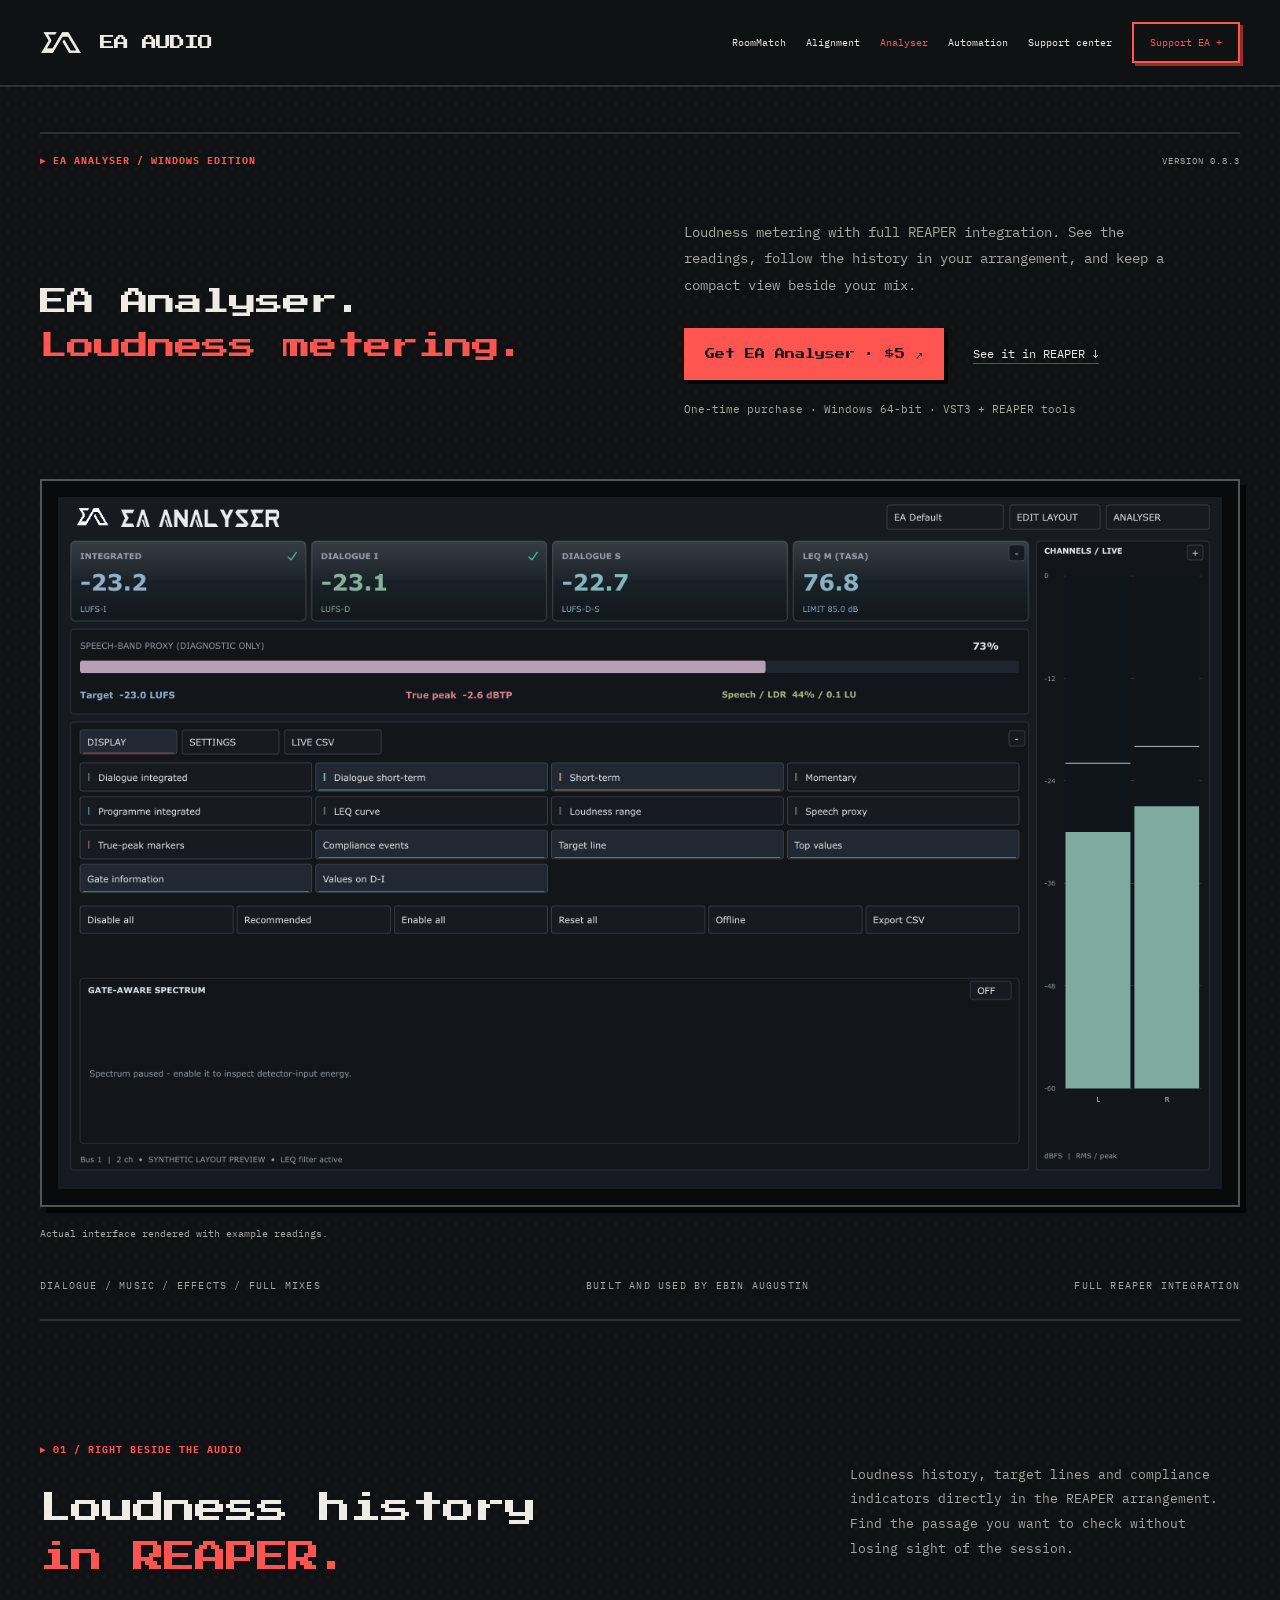
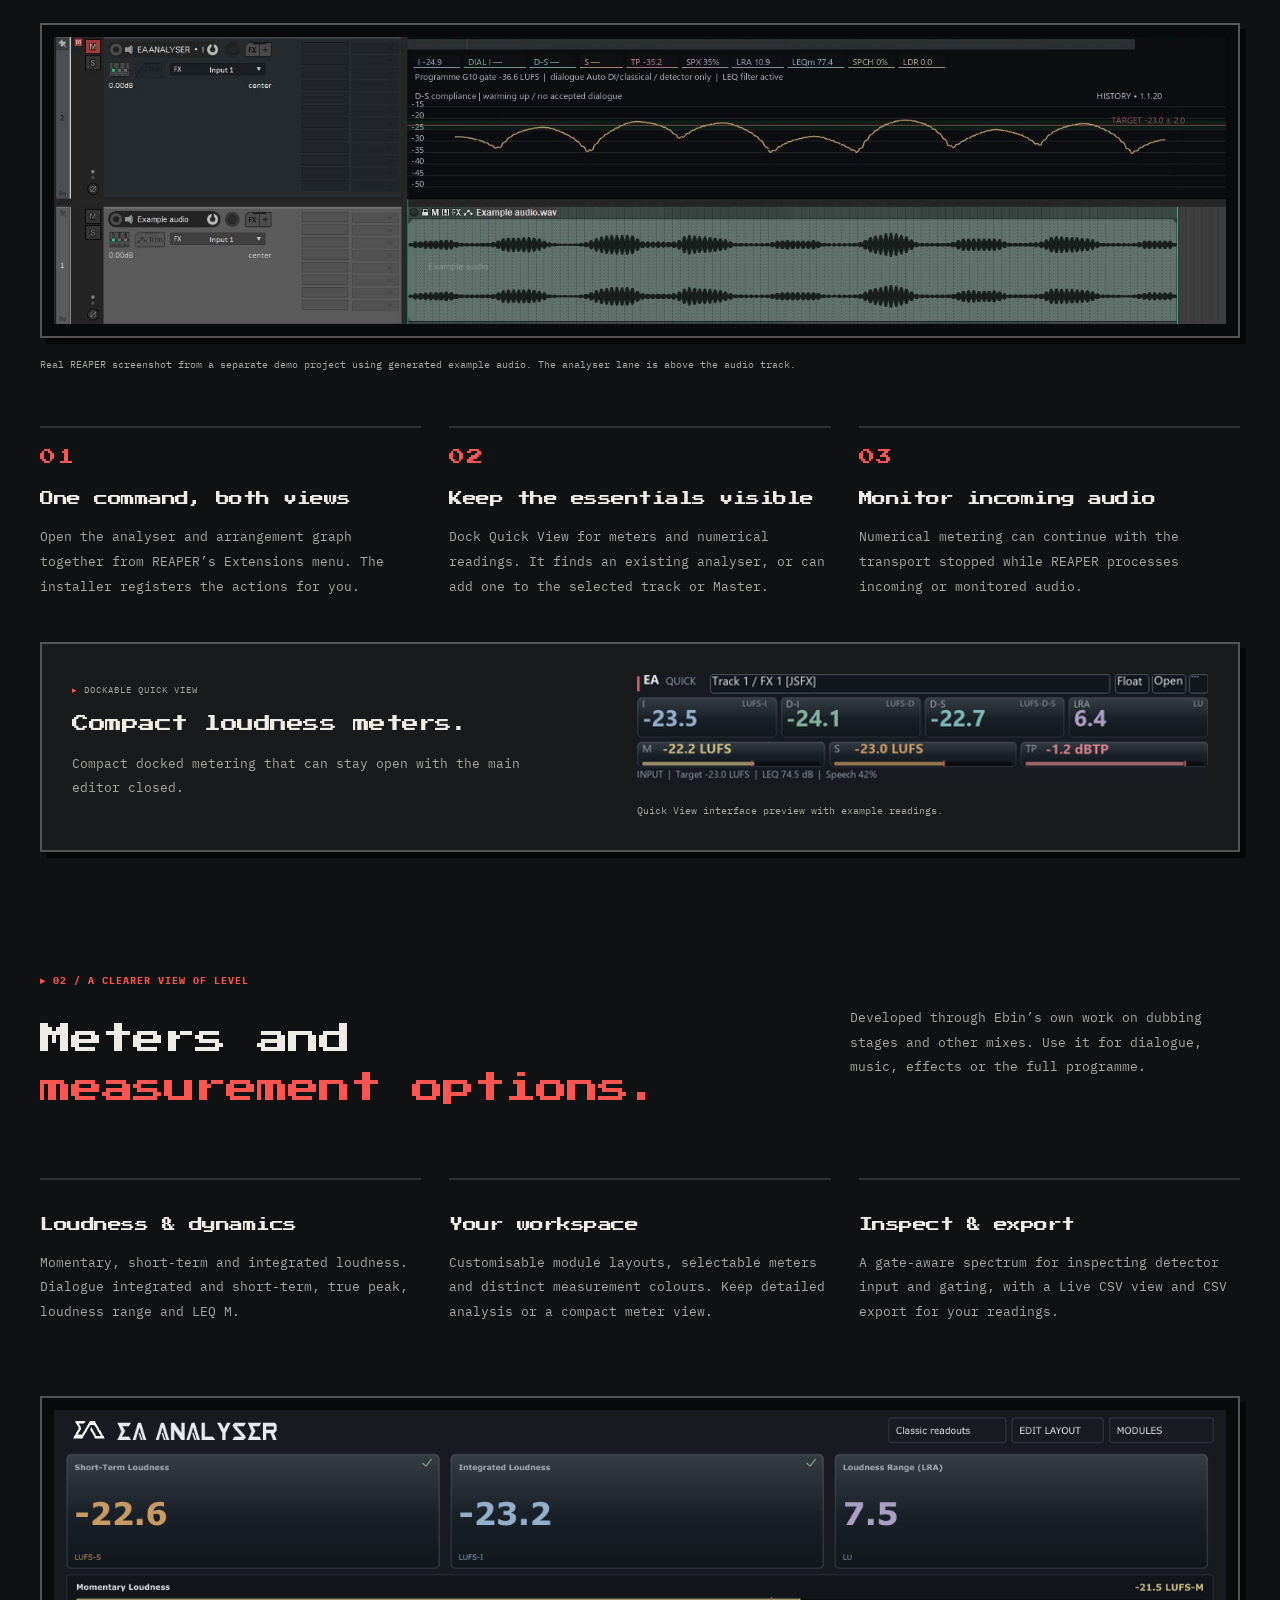
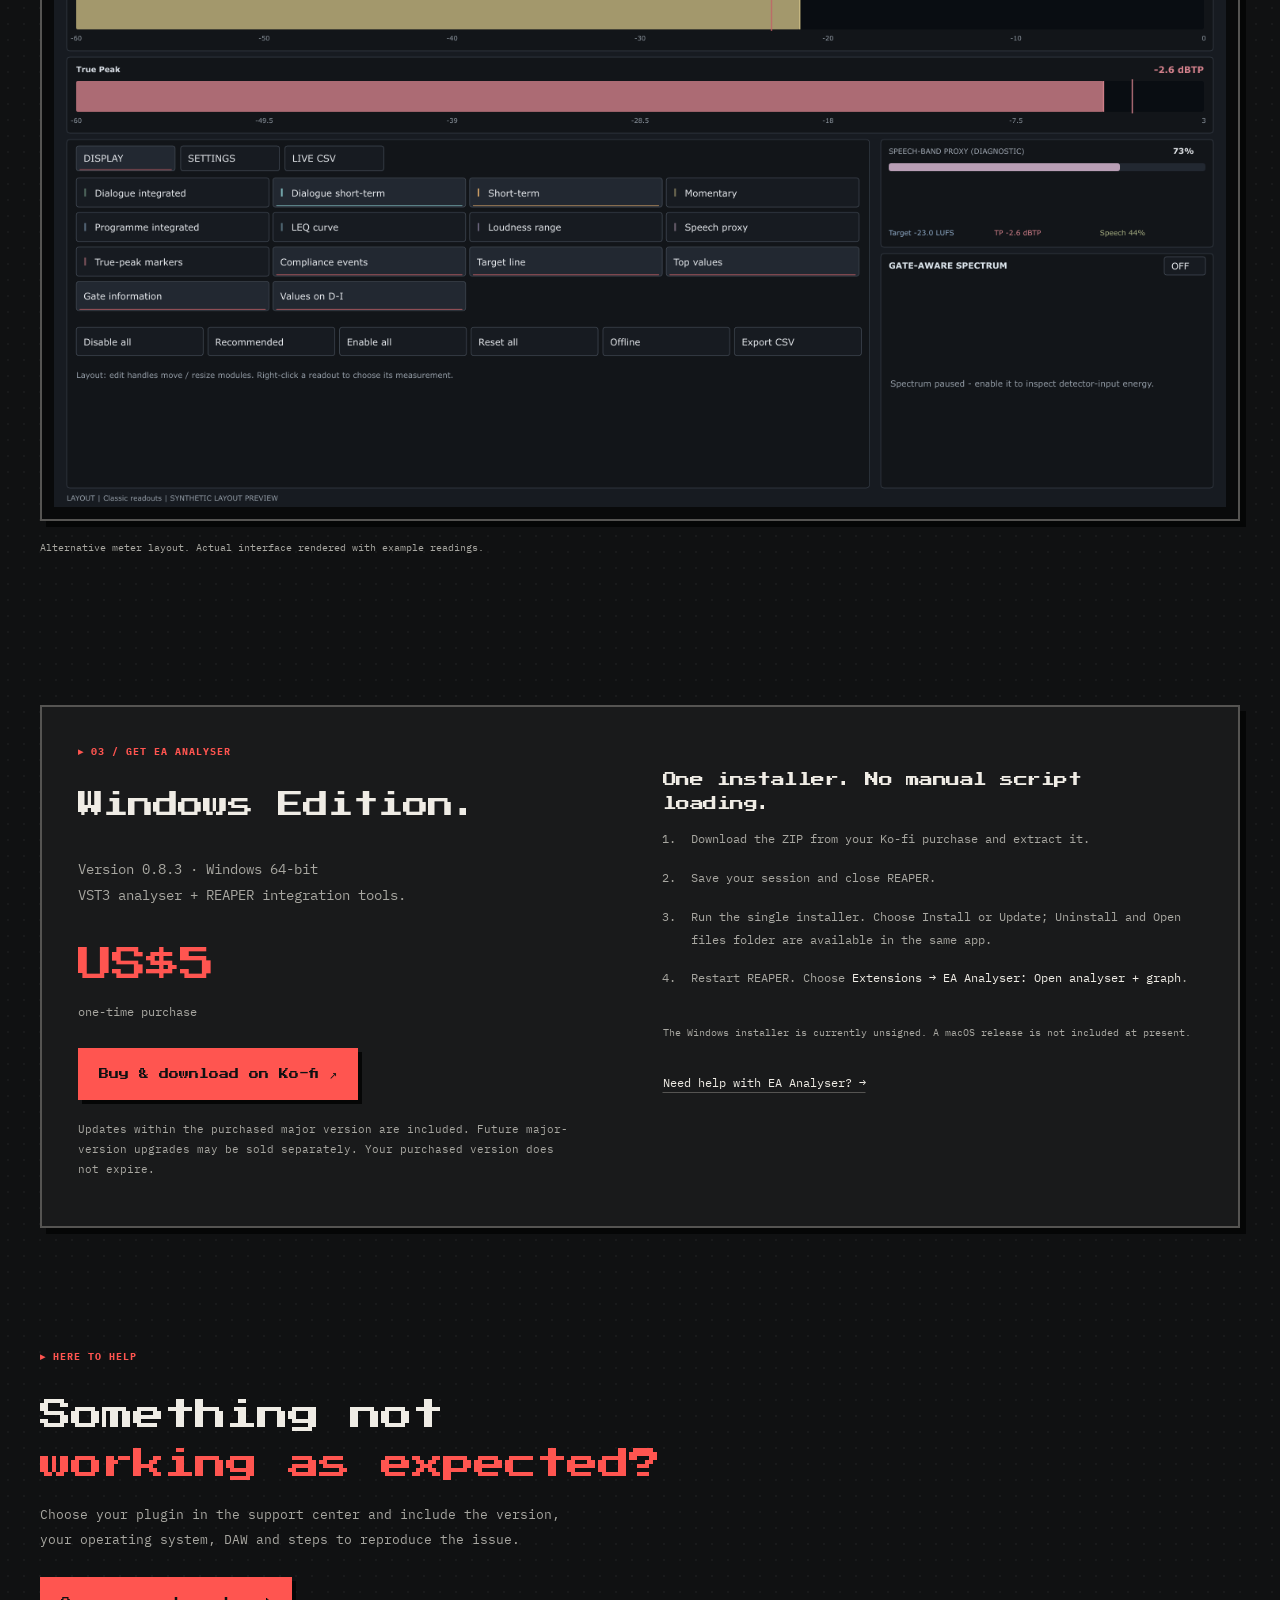
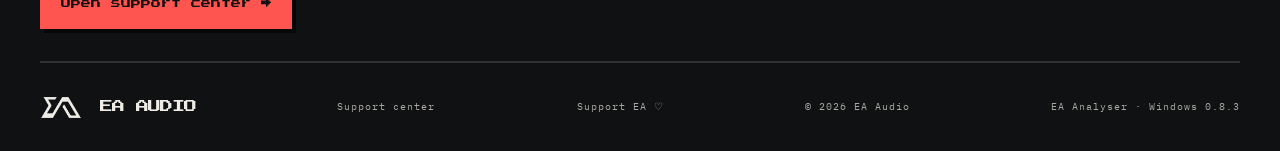
<file: analyser.html>
<!doctype html>
<html lang="en"><head>
<meta charset="UTF-8"><meta name="viewport" content="width=device-width, initial-scale=1"><meta name="theme-color" content="#101112">
<title>EA Analyser — Full REAPER Integration · EA Audio</title>
<meta name="description" content="Loudness metering with full REAPER integration. In-track history, dockable Quick View, modular meters and CSV export. Windows Edition, US$5 one-time purchase.">
<meta property="og:title" content="EA Analyser — Loudness Metering"><meta property="og:description" content="Loudness metering with full REAPER integration. Windows Edition · US$5 one-time."><meta property="og:image" content="https://ebinaugustin.github.io/ea-audio-website/assets/analyser/reaper-two-tracks.png"><meta property="og:type" content="website"><meta property="og:url" content="https://ebinaugustin.github.io/ea-audio-website/analyser.html">
<link rel="canonical" href="https://ebinaugustin.github.io/ea-audio-website/analyser.html"><link rel="icon" href="assets/ea-favicon.svg?v=1" type="image/svg+xml"><link rel="stylesheet" href="styles.css?v=9"><link rel="stylesheet" href="analyser.css?v=1">
<link rel="stylesheet" href="pixel.css?v=3"></head><body><a class="skip" href="#main">Skip to content</a>
<header class="header"><a class="brand" href="./" aria-label="EA Audio home"><img src="assets/ea-original-logo.svg" alt="" width="34" height="28"><span>EA <b>AUDIO</b></span></a><button class="pixel-menu" type="button" aria-expanded="false" aria-controls="pixel-navigation">MENU +</button><nav id="pixel-navigation" aria-label="Main navigation"><a href="./#roommatch">RoomMatch</a><a href="alignment.html">Alignment</a><a href="analyser.html" aria-current="page">Analyser</a><a href="automation.html">Automation</a><a href="support.html">Support center</a><a class="nav-support" href="./#support">Support EA +</a></nav></header>
<main id="main">
<section class="analyser-hero section"><div class="hero-top"><p class="eyebrow">EA ANALYSER / WINDOWS EDITION</p><span class="edition">VERSION 0.8.3</span></div><div class="analyser-heading"><h1>EA Analyser.<br><em>Loudness metering.</em></h1><div><p class="intro">Loudness metering with full REAPER integration. See the readings, follow the history in your arrangement, and keep a compact view beside your mix.</p><div class="hero-actions"><a class="button primary" href="#get">Get EA Analyser · $5 ↗</a><a class="text-link" href="#reaper">See it in REAPER ↓</a></div><p class="purchase-note">One-time purchase · Windows 64-bit · VST3 + REAPER tools</p></div></div><div class="product-frame analyser-dashboard"><img src="assets/analyser/eaanalyser-dashboard.png" alt="EA Analyser dashboard with loudness readings, selectable meters and display controls" width="1480" height="880" fetchpriority="high"></div><p class="caption">Actual interface rendered with example readings.</p><div class="analyser-strip"><span>DIALOGUE / MUSIC / EFFECTS / FULL MIXES</span><span>BUILT AND USED BY EBIN AUGUSTIN</span><span>FULL REAPER INTEGRATION</span></div></section>
<section class="section" id="reaper"><div class="section-heading"><div><p class="eyebrow">01 / RIGHT BESIDE THE AUDIO</p><h2>Loudness history<br><em>in REAPER.</em></h2></div><p>Loudness history, target lines and compliance indicators directly in the REAPER arrangement. Find the passage you want to check without losing sight of the session.</p></div><figure class="analyser-figure"><div class="product-frame"><img src="assets/analyser/reaper-two-tracks.png" alt="Actual REAPER session with the EA Analyser history lane above the example audio track" width="1585" height="389" loading="lazy"></div><figcaption class="caption">Real REAPER screenshot from a separate demo project using generated example audio. The analyser lane is above the audio track.</figcaption></figure><div class="analyser-features"><article><span class="step-num">01</span><h3>One command, both views</h3><p>Open the analyser and arrangement graph together from REAPER’s Extensions menu. The installer registers the actions for you.</p></article><article><span class="step-num">02</span><h3>Keep the essentials visible</h3><p>Dock Quick View for meters and numerical readings. It finds an existing analyser, or can add one to the selected track or Master.</p></article><article><span class="step-num">03</span><h3>Monitor incoming audio</h3><p>Numerical metering can continue with the transport stopped while REAPER processes incoming or monitored audio.</p></article></div><div class="quickview-showcase"><div><p class="eyebrow">DOCKABLE QUICK VIEW</p><h3>Compact loudness meters.</h3><p>Compact docked metering that can stay open with the main editor closed.</p></div><figure><img src="assets/analyser/eaanalyser-quickview.png" alt="Compact EA Analyser Quick View showing key loudness values" width="540" height="104" loading="lazy"><figcaption class="caption">Quick View interface preview with example readings.</figcaption></figure></div></section>
<section class="section" id="features"><div class="section-heading"><div><p class="eyebrow">02 / A CLEARER VIEW OF LEVEL</p><h2>Meters and<br><em>measurement options.</em></h2></div><p>Developed through Ebin’s own work on dubbing stages and other mixes. Use it for dialogue, music, effects or the full programme.</p></div><div class="analyser-features"><article><h3>Loudness &amp; dynamics</h3><p>Momentary, short-term and integrated loudness. Dialogue integrated and short-term, true peak, loudness range and LEQ M.</p></article><article><h3>Your workspace</h3><p>Customisable module layouts, selectable meters and distinct measurement colours. Keep detailed analysis or a compact meter view.</p></article><article><h3>Inspect &amp; export</h3><p>A gate-aware spectrum for inspecting detector input and gating, with a Live CSV view and CSV export for your readings.</p></article></div><figure class="analyser-figure"><div class="product-frame"><img src="assets/analyser/eaanalyser-classicmeters.png" alt="EA Analyser alternative layout with large numerical meters" width="1480" height="880" loading="lazy"></div><figcaption class="caption">Alternative meter layout. Actual interface rendered with example readings.</figcaption></figure></section>
<section class="section" id="get"><div class="purchase-panel"><div><p class="eyebrow">03 / GET EA ANALYSER</p><h2>Windows Edition.</h2><p class="intro">Version 0.8.3 · Windows 64-bit<br>VST3 analyser + REAPER integration tools.</p><p class="price">US$5 <span>one-time purchase</span></p><a class="button primary" href="https://ko-fi.com/s/d8abc79313">Buy &amp; download on Ko-fi ↗</a><p class="purchase-note">Updates within the purchased major version are included. Future major-version upgrades may be sold separately. Your purchased version does not expire.</p></div><div class="install-guide"><h3>One installer. No manual script loading.</h3><ol><li>Download the ZIP from your Ko-fi purchase and extract it.</li><li>Save your session and close REAPER.</li><li>Run the single installer. Choose Install or Update; Uninstall and Open files folder are available in the same app.</li><li>Restart REAPER. Choose <strong>Extensions → EA Analyser: Open analyser + graph</strong>.</li></ol><p class="caption">The Windows installer is currently unsigned. A macOS release is not included at present.</p><a class="text-link" href="support.html?plugin=ea-analyser">Need help with EA Analyser? →</a></div></div></section>
<section class="section analyser-help"><p class="eyebrow">HERE TO HELP</p><h2>Something not<br><em>working as expected?</em></h2><p>Choose your plugin in the support center and include the version, your operating system, DAW and steps to reproduce the issue.</p><a class="button primary" href="support.html?plugin=ea-analyser">Open support center →</a></section>
</main><footer><a class="brand" href="./"><img src="assets/ea-original-logo.svg" alt="" width="48" height="30"><span>EA <b>AUDIO</b></span></a><a href="support.html">Support center</a><a href="./#support">Support EA ♡</a><span>© 2026 EA Audio</span><span>EA Analyser · Windows 0.8.3</span></footer><script src="pixel.js?v=2"></script></body></html>
</file>
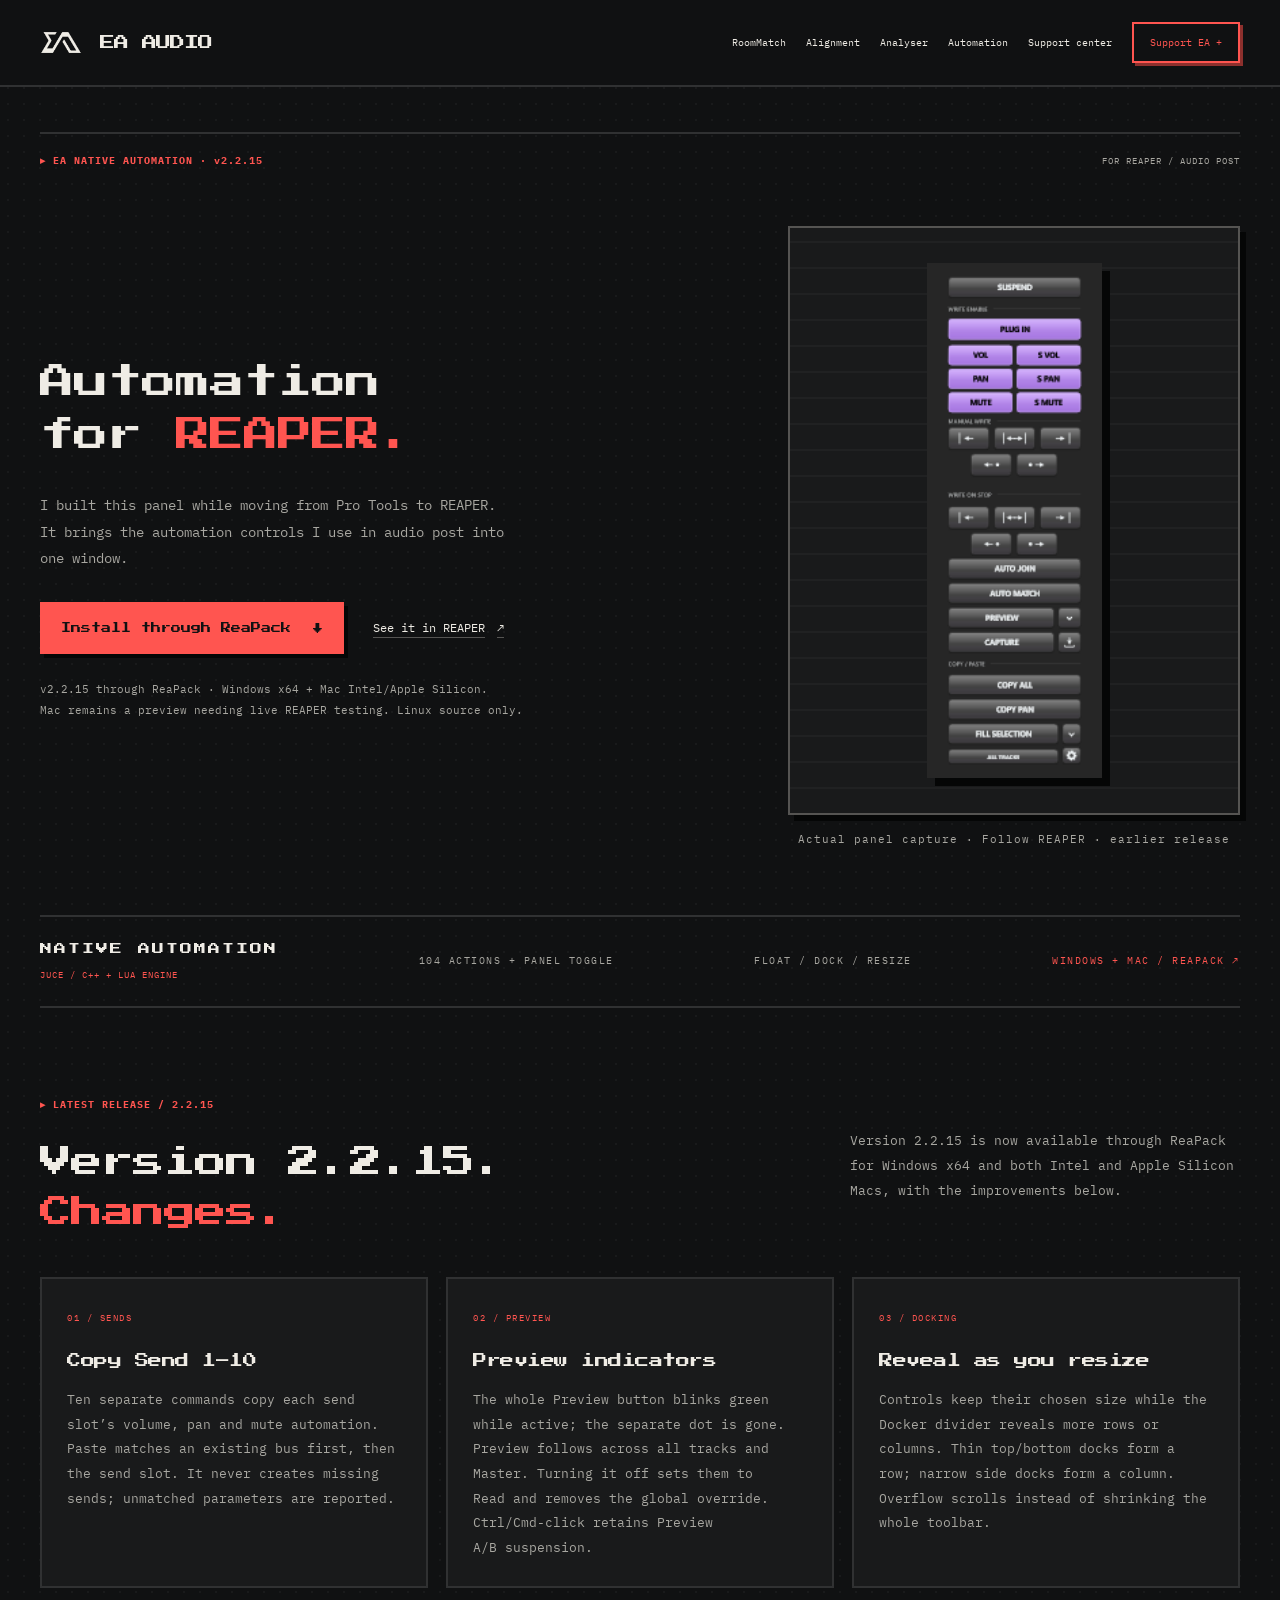
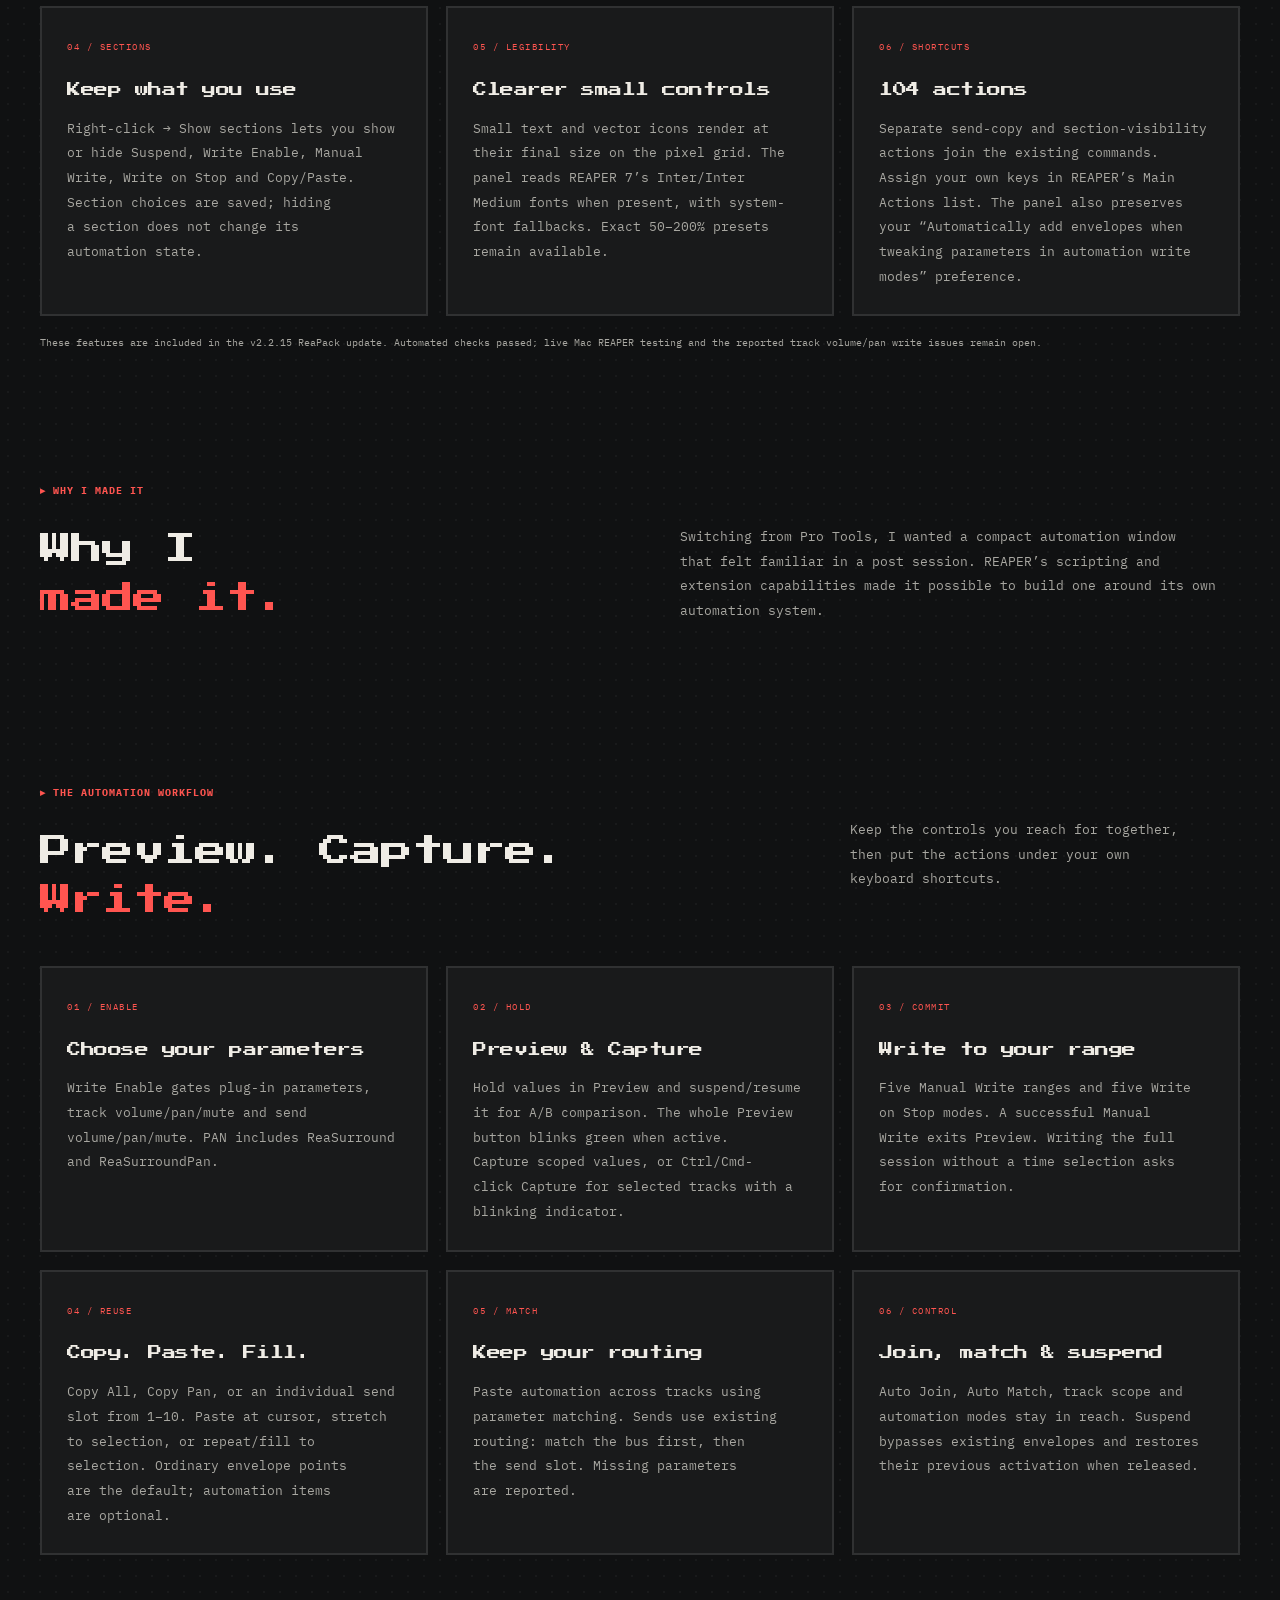
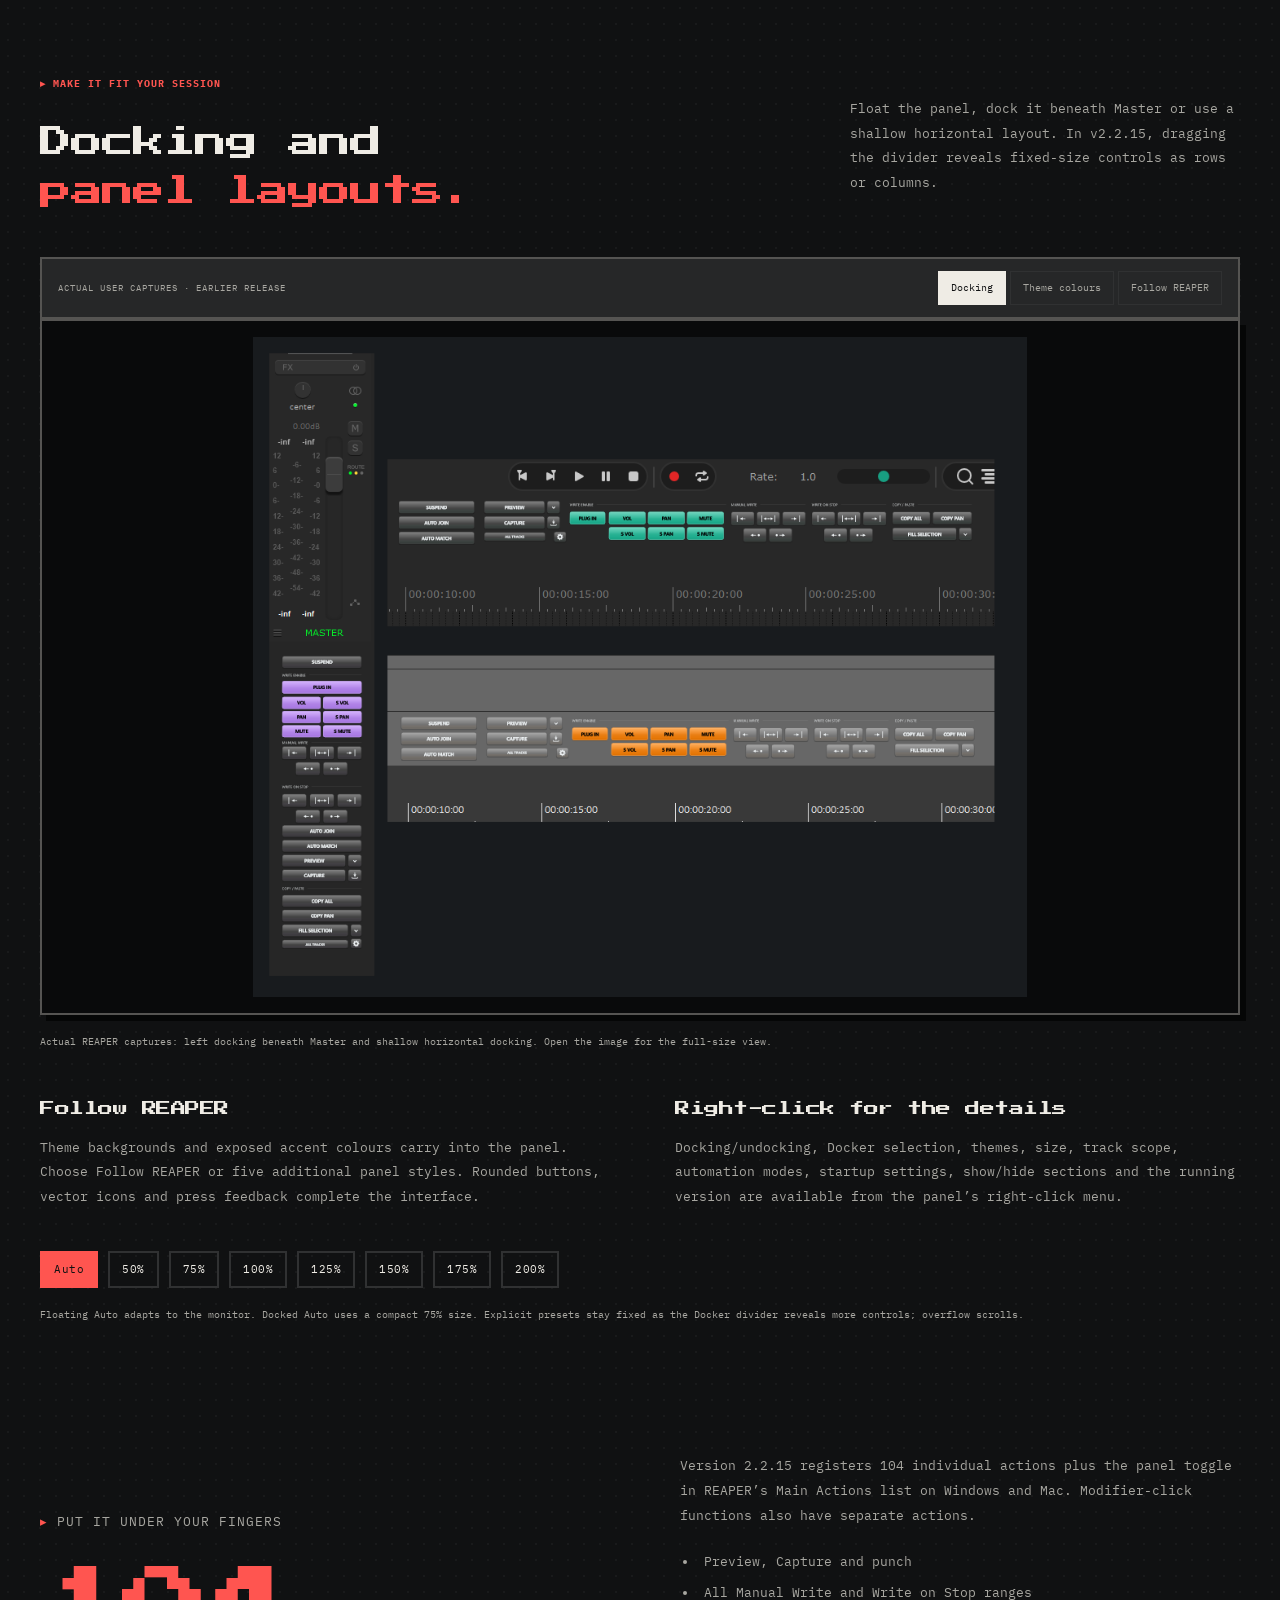
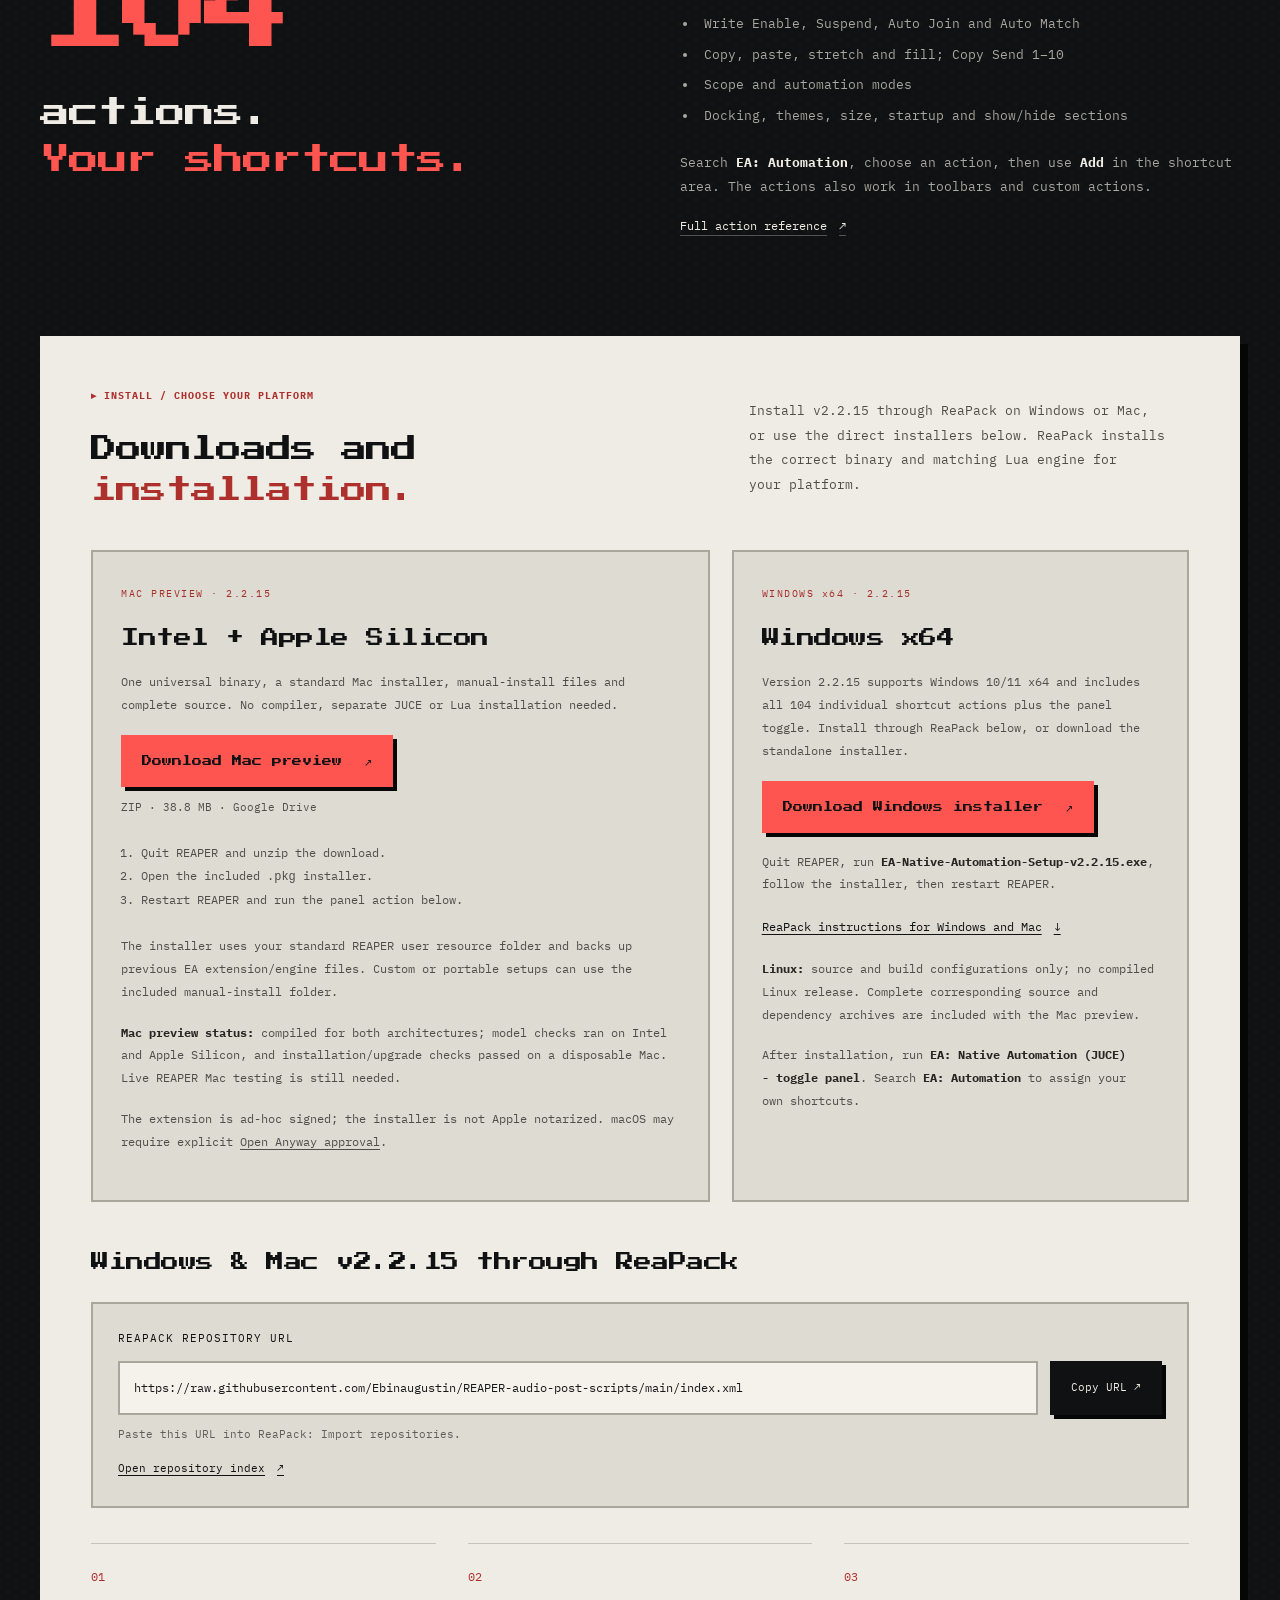
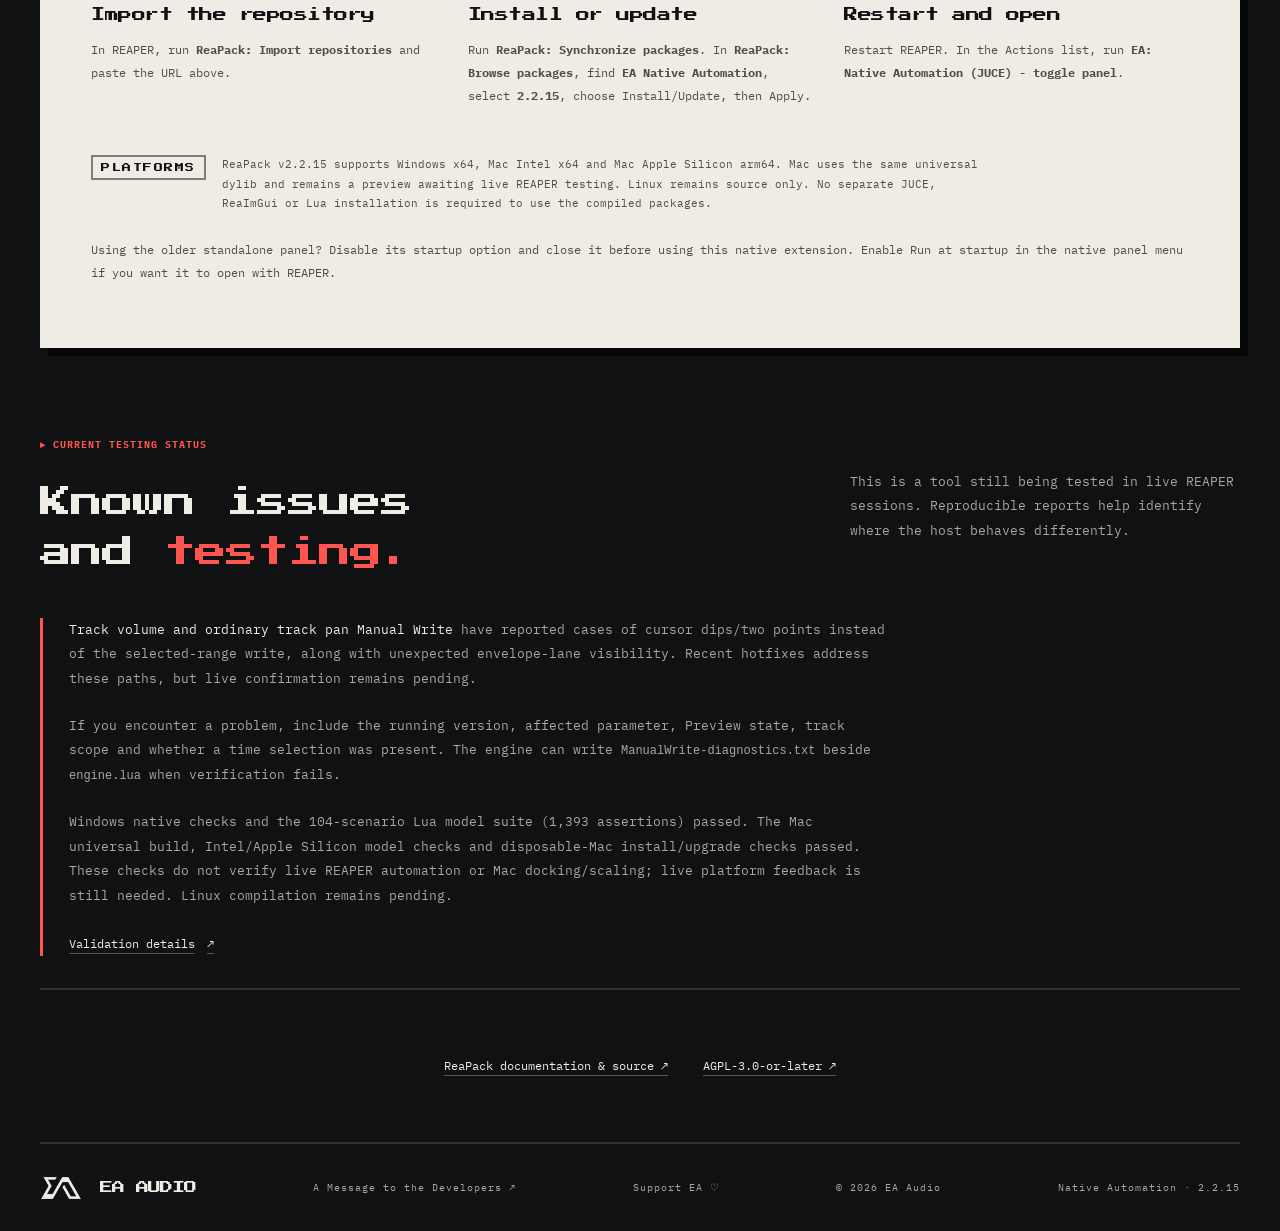
<file: automation.html>
<!doctype html>
<html lang="en"><head><meta charset="UTF-8"><meta name="viewport" content="width=device-width, initial-scale=1"><meta name="theme-color" content="#101112"><title>EA Native Automation for REAPER — EA Audio</title><meta name="description" content="A compact Pro Tools-inspired automation panel for REAPER audio post. Preview, Capture, Manual Write, 104 shortcut actions and compact docking. Version 2.2.15 through ReaPack for Windows x64 and Mac Intel/Apple Silicon."><meta property="og:title" content="EA Native Automation — Automation for post."><meta property="og:description" content="A native REAPER automation panel. Preview, Capture, write, copy/paste, dock and assign your own shortcuts."><meta property="og:image" content="https://ebinaugustin.github.io/ea-audio-website/assets/automation/Docking.png"><meta property="og:url" content="https://ebinaugustin.github.io/ea-audio-website/automation.html"><meta property="og:type" content="website"><link rel="canonical" href="https://ebinaugustin.github.io/ea-audio-website/automation.html"><link rel="icon" href="assets/ea-favicon.svg?v=1" type="image/svg+xml"><link rel="stylesheet" href="styles.css?v=9"><link rel="stylesheet" href="automation.css?v=2"><link rel="stylesheet" href="pixel.css?v=3"></head>
<body><a class="skip" href="#main">Skip to content</a>
<header class="header"><a class="brand" href="./" aria-label="EA Audio home"><img src="assets/ea-original-logo.svg" alt="" width="34" height="28"><span>EA <b>AUDIO</b></span></a><button class="pixel-menu" type="button" aria-expanded="false" aria-controls="pixel-navigation">MENU +</button><nav id="pixel-navigation" aria-label="Main navigation"><a href="./#roommatch">RoomMatch</a><a href="alignment.html">Alignment</a><a href="analyser.html">Analyser</a><a href="automation.html" aria-current="page">Automation</a><a href="support.html">Support center</a><a class="nav-support" href="./#support">Support EA +</a></nav></header>
<main id="main"><section class="hero automation-hero"><div class="hero-top"><p class="eyebrow"><span class="dot"></span> EA NATIVE AUTOMATION · v2.2.15</p><span class="edition">FOR REAPER / AUDIO POST</span></div><div class="automation-hero-grid"><div><h1>Automation<br>for <em>REAPER.</em></h1><p class="intro">I built this panel while moving from Pro Tools to REAPER. It brings the automation controls I use in audio post into one window.</p><div class="hero-actions"><a class="button primary" href="#install">Install through ReaPack <span aria-hidden="true">↓</span></a><a class="text-link" href="#screenshots">See it in REAPER <span aria-hidden="true">↗</span></a></div><p class="platform-note">v2.2.15 through ReaPack · Windows x64 + Mac Intel/Apple Silicon.<br>Mac remains a preview needing live REAPER testing. Linux source only.</p></div><figure class="automation-panel-figure"><div class="automation-panel-stage"><img src="assets/automation/panel.png" alt="Actual EA Native Automation panel with Write Enable, Manual Write, Write on Stop, Preview, Capture and copy/paste controls" width="129" height="380"></div><figcaption>Actual panel capture · Follow REAPER · earlier release</figcaption></figure></div><div class="hero-bottom"><span>NATIVE AUTOMATION <small>JUCE / C++ + LUA ENGINE</small></span><span>104 ACTIONS + PANEL TOGGLE</span><span>FLOAT / DOCK / RESIZE</span><a href="#install">WINDOWS + MAC / REAPACK ↗</a></div></section>

<section class="section automation-release" id="updates" aria-labelledby="updates-title"><div class="section-heading"><div><p class="eyebrow">LATEST RELEASE / 2.2.15</p><h2 id="updates-title">Version 2.2.15.<br><em>Changes.</em></h2></div><p>Version 2.2.15 is now available through ReaPack for Windows x64 and both Intel and Apple Silicon Macs, with the improvements below.</p></div><div class="automation-feature-grid">
<article><span>01 / SENDS</span><h3>Copy Send 1–10</h3><p>Ten separate commands copy each send slot’s volume, pan and mute automation. Paste matches an existing bus first, then the send slot. It never creates missing sends; unmatched parameters are reported.</p></article>
<article><span>02 / PREVIEW</span><h3>Preview indicators</h3><p>The whole Preview button blinks green while active; the separate dot is gone. Preview follows across all tracks and Master. Turning it off sets them to Read and removes the global override. Ctrl/Cmd-click retains Preview A/B suspension.</p></article>
<article><span>03 / DOCKING</span><h3>Reveal as you resize</h3><p>Controls keep their chosen size while the Docker divider reveals more rows or columns. Thin top/bottom docks form a row; narrow side docks form a column. Overflow scrolls instead of shrinking the whole toolbar.</p></article>
<article><span>04 / SECTIONS</span><h3>Keep what you use</h3><p>Right-click → Show sections lets you show or hide Suspend, Write Enable, Manual Write, Write on Stop and Copy/Paste. Section choices are saved; hiding a section does not change its automation state.</p></article>
<article><span>05 / LEGIBILITY</span><h3>Clearer small controls</h3><p>Small text and vector icons render at their final size on the pixel grid. The panel reads REAPER 7’s Inter/Inter Medium fonts when present, with system-font fallbacks. Exact 50–200% presets remain available.</p></article>
<article><span>06 / SHORTCUTS</span><h3>104 actions</h3><p>Separate send-copy and section-visibility actions join the existing commands. Assign your own keys in REAPER’s Main Actions list. The panel also preserves your “Automatically add envelopes when tweaking parameters in automation write modes” preference.</p></article>
</div><p class="caption">These features are included in the v2.2.15 ReaPack update. Automated checks passed; live Mac REAPER testing and the reported track volume/pan write issues remain open.</p></section>

<section class="section automation-story"><p class="eyebrow">WHY I MADE IT</p><div class="section-heading"><h2>Why I<br><em>made it.</em></h2><p>Switching from Pro Tools, I wanted a compact automation window that felt familiar in a post session. REAPER’s scripting and extension capabilities made it possible to build one around its own automation system.</p></div></section>

<section class="section automation-features" id="features" aria-labelledby="features-title"><div class="section-heading"><div><p class="eyebrow">THE AUTOMATION WORKFLOW</p><h2 id="features-title">Preview. Capture.<br><em>Write.</em></h2></div><p>Keep the controls you reach for together, then put the actions under your own keyboard shortcuts.</p></div><div class="automation-feature-grid">
<article><span>01 / ENABLE</span><h3>Choose your parameters</h3><p>Write Enable gates plug-in parameters, track volume/pan/mute and send volume/pan/mute. PAN includes ReaSurround and ReaSurroundPan.</p></article>
<article><span>02 / HOLD</span><h3>Preview &amp; Capture</h3><p>Hold values in Preview and suspend/resume it for A/B comparison. The whole Preview button blinks green when active. Capture scoped values, or Ctrl/Cmd-click Capture for selected tracks with a blinking indicator.</p></article>
<article><span>03 / COMMIT</span><h3>Write to your range</h3><p>Five Manual Write ranges and five Write on Stop modes. A successful Manual Write exits Preview. Writing the full session without a time selection asks for confirmation.</p></article>
<article><span>04 / REUSE</span><h3>Copy. Paste. Fill.</h3><p>Copy All, Copy Pan, or an individual send slot from 1–10. Paste at cursor, stretch to selection, or repeat/fill to selection. Ordinary envelope points are the default; automation items are optional.</p></article>
<article><span>05 / MATCH</span><h3>Keep your routing</h3><p>Paste automation across tracks using parameter matching. Sends use existing routing: match the bus first, then the send slot. Missing parameters are reported.</p></article>
<article><span>06 / CONTROL</span><h3>Join, match &amp; suspend</h3><p>Auto Join, Auto Match, track scope and automation modes stay in reach. Suspend bypasses existing envelopes and restores their previous activation when released.</p></article>
</div></section>

<section class="section automation-gallery" id="screenshots" aria-labelledby="screenshots-title"><div class="section-heading"><div><p class="eyebrow">MAKE IT FIT YOUR SESSION</p><h2 id="screenshots-title">Docking and<br><em>panel layouts.</em></h2></div><p>Float the panel, dock it beneath Master or use a shallow horizontal layout. In v2.2.15, dragging the divider reveals fixed-size controls as rows or columns.</p></div><div class="preview-toolbar"><span class="preview-label">ACTUAL USER CAPTURES · EARLIER RELEASE</span><div role="group" aria-label="Automation screenshot views"><button class="view active" type="button" data-automation-view="docking" aria-pressed="true">Docking</button><button class="view" type="button" data-automation-view="themes" aria-pressed="false">Theme colours</button><button class="view" type="button" data-automation-view="follow" aria-pressed="false">Follow REAPER</button></div></div><a class="automation-gallery-image" id="automation-full-image" href="assets/automation/Docking.png" target="_blank" rel="noopener" aria-label="Open full-size automation screenshot"><img id="automation-image" src="assets/automation/Docking.png" alt="EA Native Automation docked beneath Master and in shallow horizontal docks" width="950" height="810" loading="lazy"></a><p class="caption" id="automation-image-caption">Actual REAPER captures: left docking beneath Master and shallow horizontal docking. Open the image for the full-size view.</p>
<div class="automation-layout-details"><div><h3>Follow REAPER</h3><p>Theme backgrounds and exposed accent colours carry into the panel. Choose Follow REAPER or five additional panel styles. Rounded buttons, vector icons and press feedback complete the interface.</p></div><div><h3>Right-click for the details</h3><p>Docking/undocking, Docker selection, themes, size, track scope, automation modes, startup settings, show/hide sections and the running version are available from the panel’s right-click menu.</p></div></div><div class="automation-sizes" aria-label="Available panel size presets"><span>Auto</span><span>50%</span><span>75%</span><span>100%</span><span>125%</span><span>150%</span><span>175%</span><span>200%</span></div><p class="caption">Floating Auto adapts to the monitor. Docked Auto uses a compact 75% size. Explicit presets stay fixed as the Docker divider reveals more controls; overflow scrolls.</p></section>

<section class="section automation-actions" id="actions"><div><p class="eyebrow">PUT IT UNDER YOUR FINGERS</p><div class="automation-action-count" aria-hidden="true">104</div><h2>actions.<br><em>Your shortcuts.</em></h2></div><div><p>Version 2.2.15 registers 104 individual actions plus the panel toggle in REAPER’s Main Actions list on Windows and Mac. Modifier-click functions also have separate actions.</p><ul><li>Preview, Capture and punch</li><li>All Manual Write and Write on Stop ranges</li><li>Write Enable, Suspend, Auto Join and Auto Match</li><li>Copy, paste, stretch and fill; Copy Send 1–10</li><li>Scope and automation modes</li><li>Docking, themes, size, startup and show/hide sections</li></ul><p>Search <strong>EA: Automation</strong>, choose an action, then use <strong>Add</strong> in the shortcut area. The actions also work in toolbars and custom actions.</p><a class="text-link" href="https://github.com/Ebinaugustin/REAPER-audio-post-scripts/blob/ea-native-automation-v2.2.15/Extensions/EA_Native_Automation/v2.2.15/EA_Native_Automation/ACTIONS.md">Full action reference <span aria-hidden="true">↗</span></a></div></section>

<section class="downloads section automation-install" id="install" aria-labelledby="install-title"><div class="section-heading"><div><p class="eyebrow">INSTALL / CHOOSE YOUR PLATFORM</p><h2 id="install-title">Downloads and<br><em>installation.</em></h2></div><p>Install v2.2.15 through ReaPack on Windows or Mac, or use the direct installers below. ReaPack installs the correct binary and matching Lua engine for your platform.</p></div><div class="automation-download-grid"><article><span class="automation-download-label">MAC PREVIEW · 2.2.15</span><h3>Intel + Apple Silicon</h3><p>One universal binary, a standard Mac installer, manual-install files and complete source. No compiler, separate JUCE or Lua installation needed.</p><a class="button primary" id="download-mac-preview" href="https://drive.google.com/file/d/1hPeeS10y71jev_My09zN1AKScv08_P4b/view?usp=drive_link" target="_blank" rel="noopener">Download Mac preview <span aria-hidden="true">↗</span></a><p class="automation-download-meta">ZIP · 38.8 MB · Google Drive</p><ol><li>Quit REAPER and unzip the download.</li><li>Open the included <code>.pkg</code> installer.</li><li>Restart REAPER and run the panel action below.</li></ol><p>The installer uses your standard REAPER user resource folder and backs up previous EA extension/engine files. Custom or portable setups can use the included manual-install folder.</p><p><strong>Mac preview status:</strong> compiled for both architectures; model checks ran on Intel and Apple Silicon, and installation/upgrade checks passed on a disposable Mac. Live REAPER Mac testing is still needed.</p><p>The extension is ad-hoc signed; the installer is not Apple notarized. macOS may require explicit <a href="https://support.apple.com/102445" target="_blank" rel="noopener">Open Anyway approval</a>.</p></article><article><span class="automation-download-label">WINDOWS x64 · 2.2.15</span><h3>Windows x64</h3><p>Version 2.2.15 supports Windows 10/11 x64 and includes all 104 individual shortcut actions plus the panel toggle. Install through ReaPack below, or download the standalone installer.</p><a class="button primary" id="download-windows-latest" href="https://drive.google.com/file/d/11GJulNLUja4dJXoB6LFTovtzu2g1E6--/view?usp=drive_link" target="_blank" rel="noopener">Download Windows installer <span aria-hidden="true">↗</span></a><p>Quit REAPER, run <strong>EA-Native-Automation-Setup-v2.2.15.exe</strong>, follow the installer, then restart REAPER.</p><a class="text-link" href="#windows-reapack">ReaPack instructions for Windows and Mac <span aria-hidden="true">↓</span></a><p><strong>Linux:</strong> source and build configurations only; no compiled Linux release. Complete corresponding source and dependency archives are included with the Mac preview.</p><p>After installation, run <strong>EA: Native Automation (JUCE) - toggle panel</strong>. Search <strong>EA: Automation</strong> to assign your own shortcuts.</p></article></div><h3 id="windows-reapack" class="automation-windows-heading">Windows &amp; Mac v2.2.15 through ReaPack</h3><div class="automation-repository"><label for="reapack-url">ReaPack repository URL</label><div class="automation-copy-row"><input id="reapack-url" readonly value="https://raw.githubusercontent.com/Ebinaugustin/REAPER-audio-post-scripts/main/index.xml" spellcheck="false"><button id="copy-reapack" type="button">Copy URL <span aria-hidden="true">↗</span></button></div><p id="copy-status" role="status" aria-live="polite">Paste this URL into ReaPack: Import repositories.</p><a class="text-link" href="https://raw.githubusercontent.com/Ebinaugustin/REAPER-audio-post-scripts/main/index.xml">Open repository index <span aria-hidden="true">↗</span></a></div><ol class="automation-install-steps"><li><h3>Import the repository</h3><p>In REAPER, run <strong>ReaPack: Import repositories</strong> and paste the URL above.</p></li><li><h3>Install or update</h3><p>Run <strong>ReaPack: Synchronize packages</strong>. In <strong>ReaPack: Browse packages</strong>, find <strong>EA Native Automation</strong>, select <strong>2.2.15</strong>, choose Install/Update, then Apply.</p></li><li><h3>Restart and open</h3><p>Restart REAPER. In the Actions list, run <strong>EA: Native Automation (JUCE) - toggle panel</strong>.</p></li></ol><div class="beta-note"><span class="beta-badge">PLATFORMS</span><p>ReaPack v2.2.15 supports Windows x64, Mac Intel x64 and Mac Apple Silicon arm64. Mac uses the same universal dylib and remains a preview awaiting live REAPER testing. Linux remains source only. No separate JUCE, ReaImGui or Lua installation is required to use the compiled packages.</p></div><p class="automation-upgrade-note">Using the older standalone panel? Disable its startup option and close it before using this native extension. Enable Run at startup in the native panel menu if you want it to open with REAPER.</p></section>

<section class="section automation-known" id="known-issues"><div class="section-heading"><div><p class="eyebrow">CURRENT TESTING STATUS</p><h2>Known issues<br>and <em>testing.</em></h2></div><p>This is a tool still being tested in live REAPER sessions. Reproducible reports help identify where the host behaves differently.</p></div><div class="automation-known-body"><p><strong>Track volume and ordinary track pan Manual Write</strong> have reported cases of cursor dips/two points instead of the selected-range write, along with unexpected envelope-lane visibility. Recent hotfixes address these paths, but live confirmation remains pending.</p><p>If you encounter a problem, include the running version, affected parameter, Preview state, track scope and whether a time selection was present. The engine can write <code>ManualWrite-diagnostics.txt</code> beside <code>engine.lua</code> when verification fails.</p><p>Windows native checks and the 104-scenario Lua model suite (1,393 assertions) passed. The Mac universal build, Intel/Apple Silicon model checks and disposable-Mac install/upgrade checks passed. These checks do not verify live REAPER automation or Mac docking/scaling; live platform feedback is still needed. Linux compilation remains pending.</p><a class="text-link" href="https://github.com/Ebinaugustin/REAPER-audio-post-scripts/blob/ea-native-automation-v2.2.15/Extensions/EA_Native_Automation/v2.2.15/EA_Native_Automation/VALIDATION.md">Validation details <span aria-hidden="true">↗</span></a></div></section>

<section class="closing"><div class="automation-source-links"><a class="text-link" href="https://github.com/Ebinaugustin/REAPER-audio-post-scripts/tree/main/Extensions/EA_Native_Automation">ReaPack documentation &amp; source ↗</a><a class="text-link" href="https://github.com/Ebinaugustin/REAPER-audio-post-scripts/blob/ea-native-automation-v2.2.15/Extensions/EA_Native_Automation/v2.2.15/EA_Native_Automation/LICENSE.txt">AGPL-3.0-or-later ↗</a></div></section></main><footer><a class="brand" href="./"><img src="assets/ea-original-logo.svg" alt="" width="48" height="30"><span>EA <b>AUDIO</b></span></a><a href="./#developer-message">A Message to the Developers ↗</a><a href="./#support">Support EA ♡</a><span>© 2026 EA Audio</span><span>Native Automation · 2.2.15</span></footer><script src="automation.js?v=1"></script><script src="pixel.js?v=2"></script></body></html>
</file>
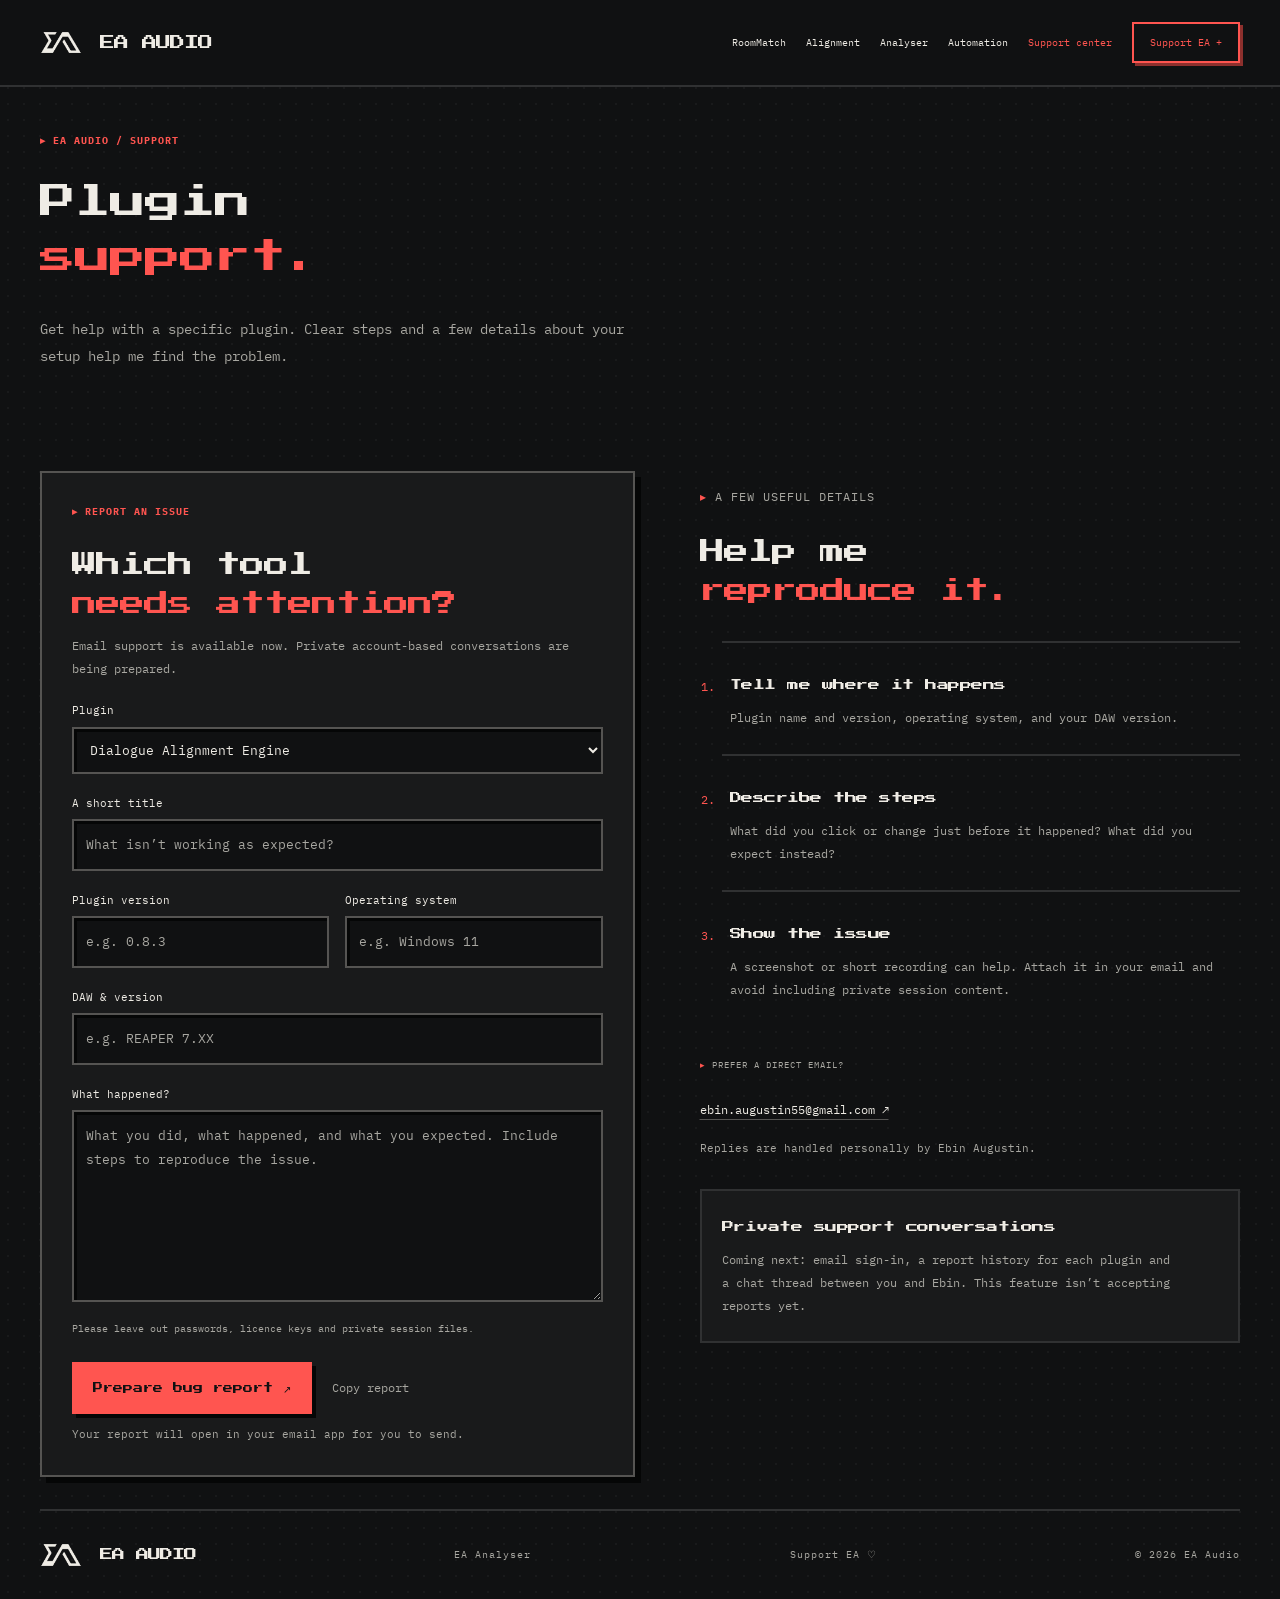
<file: support.html>
<!doctype html>
<html lang="en"><head><meta charset="UTF-8"><meta name="viewport" content="width=device-width, initial-scale=1"><meta name="theme-color" content="#101112"><title>Support Center — EA Audio</title><meta name="description" content="Get help with Dialogue Alignment Engine, EA Analyser, RoomMatch and EA Native Automation. Send a plugin-specific bug report to EA Audio."><link rel="icon" href="assets/ea-favicon.svg?v=1" type="image/svg+xml"><link rel="stylesheet" href="styles.css?v=9"><link rel="stylesheet" href="analyser.css?v=1"><link rel="stylesheet" href="support-center.css?v=1"><link rel="stylesheet" href="pixel.css?v=3"></head>
<body><a class="skip" href="#main">Skip to content</a><header class="header"><a class="brand" href="./" aria-label="EA Audio home"><img src="assets/ea-original-logo.svg" alt="" width="34" height="28"><span>EA <b>AUDIO</b></span></a><button class="pixel-menu" type="button" aria-expanded="false" aria-controls="pixel-navigation">MENU +</button><nav id="pixel-navigation" aria-label="Main navigation"><a href="./#roommatch">RoomMatch</a><a href="alignment.html">Alignment</a><a href="analyser.html">Analyser</a><a href="automation.html">Automation</a><a href="support.html" aria-current="page">Support center</a><a class="nav-support" href="./#support">Support EA +</a></nav></header>
<main id="main"><section class="section help-heading"><p class="eyebrow">EA AUDIO / SUPPORT</p><h1>Plugin<br><em>support.</em></h1><p class="intro">Get help with a specific plugin. Clear steps and a few details about your setup help me find the problem.</p></section>
<section class="section help-grid"><div class="help-form"><p class="eyebrow">REPORT AN ISSUE</p><h2>Which tool<br><em>needs attention?</em></h2><p class="help-note">Email support is available now. Private account-based conversations are being prepared.</p><form id="bug-form"><label for="plugin">Plugin</label><select id="plugin" name="plugin"><option value="dialogue-alignment-engine">Dialogue Alignment Engine</option><option value="ea-analyser">EA Analyser</option><option value="roommatch">RoomMatch</option><option value="native-automation">EA Native Automation</option></select><label for="subject">A short title</label><input id="subject" name="subject" required minlength="5" maxlength="150" placeholder="What isn’t working as expected?"><div class="help-two"><div><label for="version">Plugin version</label><input id="version" name="version" required maxlength="80" placeholder="e.g. 0.8.3"></div><div><label for="os">Operating system</label><input id="os" name="os" required minlength="2" maxlength="120" placeholder="e.g. Windows 11"></div></div><label for="daw">DAW &amp; version</label><input id="daw" name="daw" required minlength="2" maxlength="120" placeholder="e.g. REAPER 7.XX"><label for="description">What happened?</label><textarea id="description" name="description" required minlength="20" maxlength="5000" rows="7" placeholder="What you did, what happened, and what you expected. Include steps to reproduce the issue."></textarea><p class="caption">Please leave out passwords, licence keys and private session files.</p><div class="hero-actions"><button class="button primary" type="submit">Prepare bug report ↗</button><button class="copy-report" type="button" id="copy-report">Copy report</button></div><p class="help-status" id="report-status" role="status">Your report will open in your email app for you to send.</p></form><noscript><p>Email <a class="text-link" href="mailto:ebin.augustin55@gmail.com">ebin.augustin55@gmail.com</a> with your plugin, version, OS, DAW and steps to reproduce the issue.</p></noscript></div>
<aside class="help-aside"><p class="eyebrow">A FEW USEFUL DETAILS</p><h2>Help me<br><em>reproduce it.</em></h2><ol><li><h3>Tell me where it happens</h3><p>Plugin name and version, operating system, and your DAW version.</p></li><li><h3>Describe the steps</h3><p>What did you click or change just before it happened? What did you expect instead?</p></li><li><h3>Show the issue</h3><p>A screenshot or short recording can help. Attach it in your email and avoid including private session content.</p></li></ol><div class="help-direct"><p class="eyebrow">PREFER A DIRECT EMAIL?</p><a class="text-link" href="mailto:ebin.augustin55@gmail.com">ebin.augustin55@gmail.com ↗</a><p>Replies are handled personally by Ebin Augustin.</p></div><div class="help-chat"><h3>Private support conversations</h3><p>Coming next: email sign-in, a report history for each plugin and a chat thread between you and Ebin. This feature isn’t accepting reports yet.</p></div></aside></section></main>
<footer><a class="brand" href="./"><img src="assets/ea-original-logo.svg" alt="" width="48" height="30"><span>EA <b>AUDIO</b></span></a><a href="analyser.html">EA Analyser</a><a href="./#support">Support EA ♡</a><span>© 2026 EA Audio</span></footer><script src="support-center.js?v=1"></script><script src="pixel.js?v=2"></script></body></html>
</file>
<file: styles.css>
:root{--bg:#101112;--surface:#191a1b;--ink:#efece5;--muted:#a8a7a1;--line:#303132;--red:#ff5550}*{box-sizing:border-box}html{scroll-behavior:smooth;scroll-padding-top:90px}body{margin:0;background:var(--bg);color:var(--ink);font:16px/1.6 'DM Sans',Arial,sans-serif}a{color:inherit;text-decoration:none}button{font:inherit}a,button,summary{-webkit-tap-highlight-color:transparent}a:focus-visible,button:focus-visible,summary:focus-visible{outline:2px solid var(--red);outline-offset:6px}::selection{background:var(--red);color:#101112}.skip{position:fixed;top:-80px;left:20px;background:var(--ink);color:var(--bg);padding:12px;z-index:50}.skip:focus{top:10px}.header{padding:23px max(5.4vw,24px);display:flex;align-items:center;justify-content:space-between;border-bottom:1px solid var(--line);background:var(--bg);position:sticky;top:0;z-index:10}.brand{display:flex;align-items:center;gap:12px;font-size:20px;letter-spacing:1px;white-space:nowrap}.brand img{object-fit:contain}.brand b{font-weight:400;color:var(--muted)}nav{display:flex;gap:36px;font-size:13px;align-items:center}nav a:hover,.text-link:hover{color:var(--red)}.nav-download{border-left:1px solid var(--line);padding-left:32px}.nav-download span{margin-left:16px}.hero,.section,.closing,footer{padding-left:max(5.4vw,24px);padding-right:max(5.4vw,24px);max-width:1600px;margin:auto}.hero{padding-top:42px}.hero-top{display:flex;justify-content:space-between;align-items:center}.eyebrow,.edition,.art-label,.art-caption,.hero-bottom,.caption,.preview-label,.step-line,.step-num,.feature-list>article>span,.beta-badge,footer{font-family:'DM Sans',Arial,sans-serif;font-size:10px;letter-spacing:1.5px}.eyebrow{color:var(--red);margin:0 0 25px;font-weight:600}.hero-top .eyebrow{margin:0}.dot{display:inline-block;width:6px;height:6px;background:var(--red);border-radius:50%;margin-right:10px;box-shadow:0 0 14px #ff555050}.edition{color:var(--muted)}.hero-grid{display:grid;grid-template-columns:1.16fr 1fr;gap:42px;align-items:center;padding:54px 0 70px}h1,h2,.closing p{font-family:'Instrument Serif',Georgia,serif;font-weight:400;line-height:1.04;letter-spacing:-2px;margin:0}h1{font-size:clamp(58px,6.5vw,106px)}em{font-weight:400;color:#bcb8b0}h1 em{color:var(--red)}.intro{max-width:470px;color:var(--muted);font-size:16px;line-height:1.8;margin:30px 0}.hero-actions{display:flex;align-items:center;gap:29px}.button{padding:15px 21px;display:inline-flex;gap:30px;align-items:center;font-size:12px;font-weight:600}.primary{background:var(--red);color:#111}.primary:hover{background:#ff7772}.text-link{font-size:12px;display:inline-flex;gap:20px;align-items:center}.sound-art{border:1px solid var(--line);background:radial-gradient(ellipse at 55% 55%,#242020,transparent 60%);position:relative;padding:22px 18px 15px;transform:rotate(-2deg)}.sound-art svg{width:100%;display:block}.art-label{display:flex;justify-content:space-between;font-size:8px;color:var(--muted)}.art-caption{color:var(--muted);font-size:9px;text-align:center;padding-top:8px}.hero-bottom{border-top:1px solid var(--line);border-bottom:1px solid var(--line);display:flex;justify-content:space-between;align-items:center;padding:21px 0;color:var(--muted);font-size:9px}.hero-bottom>span:first-child{color:var(--ink);font-size:13px;letter-spacing:2px}.hero-bottom small{display:block;color:var(--red);font-size:7px;letter-spacing:2px}.section{padding-top:100px;padding-bottom:20px}h2{font-size:clamp(45px,4.3vw,68px)}.section-heading{display:flex;justify-content:space-between;gap:60px;align-items:flex-end;margin-bottom:42px}.section-heading>p{max-width:350px;margin:0;color:var(--muted);font-size:14px;line-height:1.9}.preview-toolbar{display:flex;justify-content:space-between;align-items:center;background:#191a1b;border:1px solid var(--line);padding:15px 20px}.preview-label{font-size:9px;color:var(--muted)}.view{background:transparent;border:0;color:var(--muted);font-size:11px;padding:8px 15px;cursor:pointer}.view.active{background:#303132;color:var(--ink)}.view:hover{color:var(--red)}.product-frame{background:#080b0d;border:1px solid var(--line);border-top:0;padding:22px}.product-frame img{display:block;width:100%;height:auto}.caption{color:var(--muted);font-size:9px;letter-spacing:.3px;margin-top:13px}.steps{display:grid;grid-template-columns:repeat(3,1fr);border-top:1px solid var(--line);border-bottom:1px solid var(--line)}.steps article{padding:30px 32px 22px 0}.steps article+article{border-left:1px solid var(--line);padding-left:32px}.step-num{color:var(--red)}h3{font-weight:500;font-size:20px;letter-spacing:-.4px;margin:26px 0 12px}.steps p,.feature-list p{color:var(--muted);font-size:13px;line-height:1.9;margin:0}.step-line{display:flex;justify-content:space-between;margin-top:38px;padding-top:16px;border-top:1px solid var(--line);font-size:8px;color:var(--muted)}.step-line>span:last-child{font-size:16px;color:var(--red)}.features{padding-top:90px;padding-bottom:90px}.feature-grid{display:grid;grid-template-columns:1fr 1fr;gap:80px}.feature-list article{display:flex;gap:24px;border-bottom:1px solid var(--line);padding:20px 0}.feature-list article:first-child{padding-top:0}.feature-list>article>span{color:var(--red);padding-top:3px}.feature-list h3{margin:0 0 8px;font-size:18px}.downloads{background:#e9e5dc;color:#161719;padding-top:75px;padding-bottom:55px}.downloads em{color:#726d66}.downloads .eyebrow{color:#b93430}.downloads .section-heading>p{color:#615e59}.download-grid{display:grid;grid-template-columns:repeat(3,1fr);border:1px solid #c8c3ba}.download-grid article{padding:25px;display:flex;flex-direction:column}.download-grid article+article{border-left:1px solid #c8c3ba}.os-icon{font:42px/1 Arial,sans-serif;margin-bottom:13px}.os-icon.mac{font-size:34px;height:42px;padding-top:4px}.download-grid h3{margin:12px 0 2px;font-size:22px}.download-grid p{font-size:11px;color:#615e59;margin:0}.download-action{display:flex;flex-direction:column;gap:4px;border:1px solid #bbb7b0;margin-top:30px;padding:13px 15px;font-size:12px;color:#67635d;cursor:default}.download-action span{font-size:9px;text-transform:uppercase;letter-spacing:1.2px}.download-action[href]{background:#151617;color:#efece5;cursor:pointer}.download-action[href]:hover{background:#ae302d}.beta-note{display:flex;align-items:center;gap:20px;margin-top:28px}.beta-badge{border:1px solid #a19a90;padding:4px 8px;font-size:9px;flex-shrink:0}.beta-note p{font-size:11px;color:#615e59;line-height:1.8;margin:0;max-width:760px}.faq{display:grid;grid-template-columns:.8fr 1.2fr;gap:80px;padding-bottom:90px}.questions details{border-bottom:1px solid var(--line);padding:22px 0}.questions details:first-child{border-top:1px solid var(--line)}summary{display:flex;justify-content:space-between;gap:20px;list-style:none;font-size:14px;cursor:pointer}summary::-webkit-details-marker{display:none}summary span{font-size:20px;color:var(--red);line-height:1}details[open] summary span{transform:rotate(45deg)}details p{color:var(--muted);font-size:13px;line-height:1.9;margin:20px 25px 0 0}.closing{border-top:1px solid var(--line);text-align:center;padding-top:75px;padding-bottom:75px}.closing p{font-size:clamp(45px,5vw,75px);margin:15px 0 28px}.closing .eyebrow{color:var(--muted)}footer{border-top:1px solid var(--line);display:flex;align-items:center;justify-content:space-between;padding-top:25px;padding-bottom:25px;color:var(--muted);font-size:9px;letter-spacing:.4px}footer .brand{font-size:15px;color:var(--ink)}footer .brand img{width:35px}
@media(min-width:1600px){.header{padding-left:calc((100vw - 1427px)/2);padding-right:calc((100vw - 1427px)/2)}}
@media(max-width:900px){nav{gap:20px}.hero-grid{gap:20px}h1{font-size:62px}.hero-actions{gap:20px;flex-wrap:wrap}.hero-bottom{font-size:8px;gap:18px}.hero-bottom>span:last-child{display:none}.section-heading{gap:30px}.section-heading>p{max-width:280px}.feature-grid,.faq{gap:40px}.download-grid article{padding:20px}.download-grid p{font-size:10px}}
@media(max-width:650px){.header{padding:17px 20px}.brand{font-size:16px;gap:8px}.brand img{width:34px}nav{gap:18px}nav a{font-size:11px}nav a:nth-child(2){display:none}.nav-download{border:0;padding:0}.nav-download span{margin-left:6px}.hero,.section,.closing,footer{padding-left:22px;padding-right:22px}.hero{padding-top:26px}.hero-top .eyebrow{font-size:8px;letter-spacing:1px}.edition{font-size:8px}.hero-grid{grid-template-columns:1fr;gap:42px;padding:42px 0}h1{font-size:clamp(49px,11.6vw,74px);letter-spacing:-1.5px}.intro{font-size:14px;margin-top:24px}.hero-actions{gap:25px}.sound-art{transform:rotate(0);max-width:460px;width:100%;margin:auto}.hero-bottom{padding:18px 0;flex-wrap:wrap;justify-content:flex-start;gap:18px 28px}.hero-bottom>span:first-child{width:100%}.hero-bottom small{display:inline;margin-left:15px}.section{padding-top:65px}.section-heading{display:block;margin-bottom:30px}h2{font-size:48px}.section-heading>p{margin-top:25px;max-width:none;font-size:13px}.eyebrow{font-size:9px;margin-bottom:20px}.preview-toolbar{padding:10px;gap:8px;flex-wrap:wrap}.preview-label{font-size:7px}.view{font-size:10px;padding:6px 9px}.product-frame{padding:7px}.caption{font-size:8px;line-height:1.8}.steps{grid-template-columns:1fr}.steps article,.steps article+article{padding:24px 0;border-left:0}.steps article+article{border-top:1px solid var(--line)}.steps h3{margin-top:15px}.step-line{margin-top:22px}.feature-grid{grid-template-columns:1fr;gap:35px}.features{padding-bottom:60px}.downloads{padding-top:55px;padding-bottom:40px}.download-grid{grid-template-columns:1fr}.download-grid article{padding:25px}.download-grid article+article{border-left:0;border-top:1px solid #c8c3ba}.download-grid p{font-size:12px}.download-action{margin-top:22px}.beta-note{align-items:flex-start;gap:12px}.faq{grid-template-columns:1fr;gap:35px;padding-bottom:60px}summary{font-size:13px}.closing{padding-top:55px;padding-bottom:55px}footer{gap:20px;flex-wrap:wrap}footer .brand{width:100%}}
@media(prefers-reduced-motion:reduce){html{scroll-behavior:auto}}
.brand img{object-fit:cover;filter:invert(1);transform:scale(1.8)}

.hero-bottom>a:hover,footer>a:not(.brand):hover{color:var(--red)}
.developer-message{border-top:1px solid var(--line);display:grid;grid-template-columns:.8fr 1.2fr;gap:80px;padding-bottom:90px}
.message-heading h2{font-size:clamp(42px,4vw,64px)}
.message-promise{font-family:'Instrument Serif',Georgia,serif;font-size:40px;line-height:1.1;color:var(--red);margin:38px 0 0}
.message-promise em{color:var(--red)}
.message-body{max-width:680px}
.message-body p{font-size:15px;line-height:1.95;color:var(--muted);margin:0 0 26px}
.message-body strong{color:var(--ink);font-weight:600}
.message-body .message-signoff{border-left:2px solid var(--red);padding-left:24px;margin-top:32px;font-size:17px;line-height:1.8}
@media(max-width:900px){.developer-message{gap:40px}}
@media(max-width:650px){.developer-message{grid-template-columns:1fr;gap:35px;padding-bottom:60px}.message-heading h2{font-size:48px}.message-promise{margin-top:25px;font-size:34px}.message-body p{font-size:14px;line-height:1.9}.message-body .message-signoff{font-size:15px;padding-left:18px}.hero-bottom>a{display:inline-block}footer>a:not(.brand){width:100%}}

.download-totals{display:flex;align-items:center;justify-content:space-between;gap:24px;border-top:1px solid #c8c3ba;padding:24px 0 10px}
.download-totals>div{display:flex;align-items:baseline;gap:15px;flex-wrap:wrap}
.download-total-value{font-size:48px;line-height:1.1;font-weight:600;letter-spacing:-2px;color:#ae302d;font-variant-numeric:tabular-nums}
.download-total-label{font-size:14px;font-weight:500}
.download-totals>p{font-size:11px;color:#615e59;line-height:1.8;margin:0}
.count-updated{font-size:10px;color:#615e59;margin:0 0 24px}
.download-grid .platform-download-count{font-size:11px;color:#615e59;margin:12px 0 0;font-variant-numeric:tabular-nums}
@media(max-width:650px){.download-totals{align-items:flex-start;flex-direction:column;gap:10px}.download-total-value{font-size:42px}.download-totals>p{font-size:11px}.count-updated{line-height:1.7}}

/* EA Native Automation product announcement */
.automation-teaser{border-top:1px solid var(--line);padding-bottom:70px}.automation-teaser em{color:var(--red)}.automation-teaser-grid{display:grid;grid-template-columns:1fr 1fr;gap:60px;align-items:center}.automation-teaser-image{display:block;background:#0b0c0d;padding:18px;border:1px solid var(--line)}.automation-teaser-image img{display:block;width:100%;height:auto}.automation-badge{font-size:10px;letter-spacing:1.6px;color:var(--red)}.automation-teaser-grid h3{font-family:'Instrument Serif',Georgia,serif;font-size:43px;line-height:1.15;margin:20px 0}.automation-teaser-grid p:not(.automation-badge){color:var(--muted);font-size:14px;line-height:1.9}.automation-teaser-grid .hero-actions{margin-top:28px;flex-wrap:wrap}.automation-teaser-grid .automation-teaser-note{font-size:11px!important;margin-top:28px}.automation-teaser-note a{text-decoration:underline;text-underline-offset:3px;color:var(--ink)}
@media(max-width:900px){.automation-teaser-grid{gap:30px}.automation-teaser-grid h3{font-size:35px}}
@media(max-width:650px){.automation-teaser-grid{grid-template-columns:1fr;gap:28px}nav a:nth-child(2){display:inline}nav a[href="#workflow"]{display:none}nav{gap:13px}nav a{font-size:10px}.automation-teaser{padding-bottom:55px}.automation-teaser-image{padding:10px}.automation-teaser-grid h3{font-size:35px}}
@media(max-width:380px){.header nav a[href="#roommatch"]{display:none}}

/* Optional support */
.header .nav-support{color:var(--red);white-space:nowrap}
.nav-support span{margin-left:4px}
.support{display:grid;grid-template-columns:.85fr 1.15fr;gap:80px;padding-top:85px;padding-bottom:85px}
.support-intro>p:not(.eyebrow){max-width:420px;color:var(--muted);font-size:14px;line-height:1.9;margin:25px 0 0}
.support-intro .support-promise{color:var(--ink)!important;font-size:12px!important}
.support-methods{display:grid;grid-template-columns:1fr;gap:16px}
.support-card{border:1px solid var(--line);padding:28px;background:var(--surface);min-width:0}
.support-label{color:var(--red);font-size:9px;letter-spacing:1.6px;margin:0}
.support-card h3{font-size:22px;margin:12px 0 8px}
.support-card>p:not(.support-label){font-size:12px;color:var(--muted);line-height:1.8;margin:0}
.support-pay{margin:22px 0;width:100%;justify-content:space-between}
.support-copy{display:flex;gap:15px;align-items:center;justify-content:space-between;border-top:1px solid var(--line);padding-top:17px}
.support-copy span{font-size:13px;overflow-wrap:anywhere;min-width:0}
.support-copy button{border:1px solid #666661;background:none;color:var(--ink);font-size:11px;padding:8px 12px;cursor:pointer;white-space:nowrap}
.support-copy button:hover{border-color:var(--red);color:var(--red)}
.support-card .support-help{font-size:11px!important;margin-top:14px!important}
.support-unavailable{background:none}
.support-status{display:inline-block;font-size:10px;color:var(--muted);border:1px solid var(--line);padding:4px 9px;margin:3px 0 14px}
@media(max-width:1100px){.header nav{gap:18px}.support{gap:40px}}
@media(max-width:750px){.support{grid-template-columns:1fr;gap:30px}.support-intro>p:not(.eyebrow){max-width:550px}.header nav{gap:12px}.header nav a{font-size:11px}}
@media(max-width:650px){.support{padding-top:55px;padding-bottom:55px}.support-card{padding:23px}.header nav{gap:10px}.header nav a{font-size:10px}.header nav a[href="#screenshots"]{display:none}.header nav a[href="./#roommatch"]{display:none}}
@media(max-width:480px){.header nav a[href="#roommatch"]{display:none}.header .nav-download span{display:none}}

/* Music as another way to support EA Audio */
.support-tabs{display:flex;gap:6px;border-bottom:1px solid var(--line);padding-bottom:12px}
.support-tabs[hidden],.support-panel[hidden]{display:none}
.support-tabs button{flex:1;background:none;color:var(--muted);border:1px solid var(--line);padding:12px 14px;font:500 12px/1.5 'DM Sans',Arial,sans-serif;cursor:pointer}
.support-tabs button[aria-selected="true"]{background:var(--ink);color:var(--bg);border-color:var(--ink)}
.support-tabs button:hover{border-color:var(--red)}
.support-contribute{display:grid;gap:16px}
.support-panel:focus-visible{outline:2px solid var(--red);outline-offset:5px}
.support-music h3{font:400 35px/1.15 'Instrument Serif',Georgia,serif;letter-spacing:-.7px;margin:15px 0}
.music-links{display:grid;grid-template-columns:1fr 1fr;gap:10px;margin:25px 0}
.music-links a{display:flex;align-items:center;justify-content:space-between;gap:12px;padding:15px;border:1px solid #4d4e4e;font-size:13px;transition:background .15s,border-color .15s}
.music-links a:hover{background:#222324;border-color:var(--red)}
.music-links a>span:first-child{min-width:0}
.music-links small{display:block;font-size:10px;color:var(--muted);margin-top:3px}
.music-links a>span:nth-child(2){color:var(--red)}
.music-artist-site{border-bottom:1px solid var(--line);padding-bottom:14px;margin-bottom:3px}
.sr-only{position:absolute;width:1px;height:1px;padding:0;margin:-1px;overflow:hidden;clip-path:inset(50%);white-space:nowrap;border:0}
@media(max-width:400px){.music-links{grid-template-columns:1fr}.support-tabs button{font-size:11px;padding:12px 8px}}
@media(prefers-reduced-motion:reduce){.music-links a{transition:none}}
</file>
<file: analyser.css>
.analyser-hero{padding-top:44px}.analyser-heading{display:grid;grid-template-columns:1fr 1fr;gap:50px;align-items:end;margin:38px 0 50px}.analyser-heading h1{font-size:clamp(64px,7.6vw,118px)}.analyser-heading .intro{margin-top:0;max-width:490px}.purchase-note{font-size:12px;color:var(--muted);line-height:1.8;margin-top:20px;max-width:510px}.analyser-dashboard{border-top:1px solid var(--line);border-radius:8px;padding:14px}.analyser-strip{display:flex;flex-wrap:wrap;gap:20px;justify-content:space-between;border-bottom:1px solid var(--line);padding:24px 0;font-size:10px;letter-spacing:1.2px;color:var(--muted)}.analyser-figure{margin:28px 0}.analyser-figure .product-frame{border-top:1px solid var(--line);border-radius:6px;padding:12px}.analyser-features{display:grid;grid-template-columns:repeat(3,1fr);gap:36px;padding:24px 0 30px}.analyser-features article{border-top:1px solid var(--line);padding-top:20px}.analyser-features h3{margin-top:14px}.analyser-features p,.quickview-showcase p,.analyser-help>p:not(.eyebrow){color:var(--muted);font-size:14px;line-height:1.9;max-width:550px}.quickview-showcase{display:grid;grid-template-columns:1fr 1.1fr;gap:45px;align-items:center;border:1px solid var(--line);border-radius:6px;background:var(--surface);padding:30px}.quickview-showcase h3{margin-top:0}.quickview-showcase figure{margin:0}.quickview-showcase img{width:100%;height:auto;display:block}.quickview-showcase .eyebrow{font-size:9px;margin-bottom:12px}.purchase-panel{display:grid;grid-template-columns:1fr 1fr;gap:80px;background:#191a1b;border:1px solid var(--line);border-radius:8px;padding:48px}.purchase-panel h2{font-size:clamp(42px,4vw,64px)}.price{font-size:48px;letter-spacing:-2px;margin:24px 0}.price span{display:block;font-size:12px;letter-spacing:0;color:var(--muted)}.install-guide ol{padding-left:20px;color:var(--muted);font-size:14px;line-height:1.8}.install-guide li{padding:0 0 16px 8px}.install-guide strong{color:var(--ink);font-weight:500}.install-guide .text-link{margin-top:20px}.analyser-help{padding-bottom:100px}.analyser-help .button{margin-top:12px}.analyser-teaser{border-top:1px solid var(--line);padding-top:40px;padding-bottom:40px;margin-top:20px}.analyser-teaser-grid{display:grid;grid-template-columns:.85fr 1.15fr;gap:44px;align-items:center}.analyser-teaser-grid img{width:100%;height:auto;border:1px solid var(--line);border-radius:6px;display:block}.analyser-teaser h2{font-size:clamp(42px,4.5vw,68px)}.analyser-teaser .intro{font-size:14px;max-width:490px}.analyser-teaser .hero-actions{flex-wrap:wrap}.header nav{gap:24px}a[aria-current=page]{color:var(--red)}@media(max-width:850px){.analyser-heading,.purchase-panel,.quickview-showcase,.analyser-teaser-grid{grid-template-columns:1fr;gap:26px}.analyser-features{grid-template-columns:1fr;gap:8px}.purchase-panel{padding:28px}.analyser-heading{margin-top:26px}.header nav{gap:14px}.header nav a{font-size:11px}.analyser-strip{font-size:8px}.hero-actions{flex-wrap:wrap;gap:20px}}@media(max-width:520px){.header{flex-wrap:wrap;gap:16px}.header nav{flex-wrap:wrap;width:100%}.header .nav-download{border:0;padding-left:0}.analyser-heading h1{font-size:64px}.analyser-hero .edition{font-size:8px}.analyser-dashboard{padding:5px}.purchase-panel{padding:22px}.quickview-showcase{padding:20px}.analyser-help{padding-bottom:60px}}
</file>
<file: alignment.css>
.alignment-hero{padding-top:42px}
.alignment-heading{display:grid;grid-template-columns:1.05fr 1fr;gap:70px;align-items:end;margin:46px 0 48px}
.alignment-heading h1{font-size:clamp(65px,7.3vw,112px)}
.alignment-heading .intro{margin-top:0;max-width:510px}
.alignment-meta{font-size:12px;color:var(--muted);line-height:1.8;margin:20px 0 0}
.alignment-preview-note{font-size:12px;color:var(--ink);line-height:1.8;border-left:2px solid var(--red);padding-left:14px;margin:22px 0 0;max-width:460px}
.alignment-figure{margin:0}
.alignment-figure .product-frame{border-top:1px solid var(--line);border-radius:8px;padding:16px}
.alignment-strip{display:flex;flex-wrap:wrap;justify-content:space-between;gap:14px 24px;border-bottom:1px solid var(--line);padding:22px 0;color:var(--muted);font-size:9px;letter-spacing:1.3px}
.alignment-detail{display:grid;grid-template-columns:1fr 1.5fr;gap:60px;padding:34px 0 16px}
.alignment-detail h3{font:400 34px/1.2 'Instrument Serif',Georgia,serif;max-width:330px;margin:0}
.alignment-detail p{font-size:14px;line-height:1.9;color:var(--muted);margin:0;max-width:650px}
.alignment-download{padding-top:75px}
.alignment-download-panel{display:grid;grid-template-columns:1fr 1fr;gap:70px;border:1px solid var(--line);background:var(--surface);padding:46px;border-radius:8px}
.alignment-download-panel h2{font-size:clamp(44px,4.2vw,66px)}
.alignment-download-panel .intro{font-size:15px;margin:24px 0}
.alignment-download-button{justify-content:space-between;min-width:280px}
.alignment-small{font-size:13px;line-height:1.9;color:var(--muted);margin:22px 0 0;max-width:540px}
.alignment-doc-links{display:flex;flex-wrap:wrap;gap:13px 24px;margin-top:25px;font-size:11px}
.alignment-doc-links a{border-bottom:1px solid #666661;padding-bottom:3px}
.alignment-doc-links a:hover{color:var(--red)}
.alignment-install h3{font-size:22px;margin:0 0 22px}
.alignment-install ol{padding-left:20px;color:var(--muted);font-size:14px;line-height:1.85;margin:0}
.alignment-install li{padding:0 0 14px 5px}
.alignment-install strong{color:var(--ink);font-weight:500}
.alignment-install code{overflow-wrap:anywhere;font-size:12px}
.alignment-aax{border-top:1px solid #565452;margin-top:28px;padding-top:22px}
.alignment-aax>strong{color:var(--red);font-size:13px}
.alignment-aax p{font-size:12px;line-height:1.85;color:var(--muted);margin:8px 0 0}
.alignment-faq{padding-bottom:75px}
.alignment-teaser{--red:#68d9bd;--ink:#e5e9ed;--muted:#b4bfc2;border-top:1px solid var(--line);padding-top:42px;padding-bottom:46px}
.alignment-teaser-grid{display:grid;grid-template-columns:.85fr 1.15fr;align-items:center;gap:50px}
.alignment-teaser-grid h2{font-size:clamp(42px,4.5vw,68px)}
.alignment-teaser-grid .intro{font-size:14px;max-width:490px;margin:24px 0}
.alignment-teaser-grid .hero-actions{flex-wrap:wrap}
.alignment-teaser-grid img{display:block;width:100%;height:auto;border:1px solid var(--line);border-radius:6px}
.alignment-teaser-grid .alignment-meta{font-size:11px}
@media(max-width:950px){.alignment-heading{gap:35px}.alignment-download-panel{gap:35px;padding:30px}.alignment-detail{gap:35px}.alignment-teaser-grid{gap:30px}.alignment-heading h1{font-size:74px}}
@media(max-width:750px){.alignment-heading,.alignment-download-panel,.alignment-detail,.alignment-teaser-grid{grid-template-columns:1fr;gap:28px}.alignment-heading{margin-top:32px}.alignment-heading h1{font-size:clamp(56px,12vw,85px)}.alignment-hero .hero-top{gap:20px;align-items:start;flex-wrap:wrap}.alignment-hero .edition{font-size:8px}.alignment-figure .product-frame{padding:5px}.alignment-download{padding-top:55px}.alignment-download-panel{padding:24px}.alignment-download-button{width:100%;min-width:0}.alignment-detail h3{max-width:none}.alignment-faq{padding-bottom:55px}.alignment-teaser{padding-top:35px;padding-bottom:35px}.alignment-strip{font-size:8px}}

/* Match the published pixel theme and its existing mobile menu. */
body .pixel-product-nav{grid-template-columns:repeat(4,minmax(0,1fr))}
@media(max-width:1050px) and (min-width:761px){body .pixel-product-nav{grid-template-columns:repeat(2,minmax(0,1fr))}}
@media(max-width:760px){body .pixel-product-nav{grid-template-columns:1fr}}
</file>
<file: pixel.css>
@font-face{font-family:Pixel;src:url('assets/fonts/press-start.ttf') format('truetype');font-display:swap}
@font-face{font-family:Plex;src:url('assets/fonts/plex-regular.ttf') format('truetype');font-weight:400;font-display:swap}
@font-face{font-family:Plex;src:url('assets/fonts/plex-bold.ttf') format('truetype');font-weight:600 800;font-display:swap}
:root{--bg:#101112;--surface:#191a1b;--ink:#efece5;--muted:#a8a7a1;--line:#303132;--red:#ff5550;--pixel:Pixel,'Courier New',monospace;--mono:Plex,'Courier New',monospace}
html{scroll-padding-top:110px}body{font:14px/1.85 var(--mono);background-color:var(--bg);background-image:radial-gradient(#ffffff0a 1px,transparent 1px);background-size:16px 16px}button,input,select,textarea{font-family:var(--mono)}a,button,summary{transition:color .1s,background .1s,transform .1s}button{border-radius:0}h1,h2,h3,.closing p,.support-music h3,.automation-teaser-grid h3{font-family:var(--pixel)!important;font-weight:400;letter-spacing:-1px!important;line-height:1.55!important}h1{font-size:clamp(26px,3.7vw,48px)!important}h2{font-size:clamp(22px,2.5vw,32px)!important}h3{font-size:16px!important;line-height:1.7!important;letter-spacing:-.5px!important}em{font-style:normal;color:var(--red)!important}p{text-wrap:pretty}::selection{background:var(--red);color:var(--bg)}:focus-visible{outline:3px solid var(--red)!important;outline-offset:5px}
.preview-ribbon{display:flex;justify-content:space-between;gap:20px;background:var(--ink);color:var(--bg);padding:8px max(calc((100vw - 1200px)/2),28px);font:10px/1.6 var(--mono);letter-spacing:1px;text-transform:uppercase;border-bottom:4px solid var(--red)}
.header{background:var(--bg);border-bottom:2px solid var(--line);padding:22px max(calc((100vw - 1200px)/2),28px);gap:30px;position:sticky;top:0}
.brand{font-family:var(--pixel);font-size:17px!important;letter-spacing:-1px;gap:18px;line-height:1.4}.brand b{font-weight:400;color:var(--ink)}.brand small{display:block;color:var(--muted);font:8px/1.5 var(--mono);letter-spacing:2px;margin-top:6px}.brand img{width:34px;height:28px;object-fit:contain;transform:none;filter:invert(1);image-rendering:pixelated}
.header nav{gap:26px;align-items:center}.header nav a{font:11px/1.5 var(--mono);white-space:nowrap}.header nav a:hover{color:var(--red)}.header .nav-support{padding:11px 16px;border:2px solid var(--red);box-shadow:3px 3px 0 #8d302d;color:var(--red);background:var(--bg)}.header .nav-support:hover{background:var(--red);color:var(--bg)}.pixel-menu{display:none}.nav-download{border:0;padding:0}
.section,.hero,.closing,footer,.pixel-hero,.creator-note{max-width:1200px;padding-left:0;padding-right:0;margin-left:auto;margin-right:auto}.section{padding-top:88px;padding-bottom:32px}.hero{padding-top:42px}.section-heading{gap:50px;align-items:center;margin-bottom:40px}.section-heading>p{font-size:13px;line-height:1.9;max-width:390px}.eyebrow,.edition,.preview-label,.caption,.preview-label,.step-line,.art-label,.art-caption,footer{font-family:var(--mono);letter-spacing:1px}.eyebrow{font-size:10px;margin-bottom:24px;color:var(--red)}.eyebrow:before{content:'▸ ';color:var(--red)}.eyebrow .dot{display:none}.intro{font-size:14px;line-height:1.9;color:var(--muted);max-width:500px}.edition{font-size:9px}.dot{border-radius:0;box-shadow:none}
.creator-note{margin-top:22px;border:2px solid var(--line);background:var(--surface);position:relative}.creator-note>summary{padding:18px 22px;align-items:center;gap:24px;cursor:pointer;display:flex;font:11px/1.7 var(--mono);color:var(--ink)}.note-heading{display:flex;align-items:center;gap:15px}.note-icon{background:var(--red);color:var(--bg);font:12px/1 var(--pixel);width:26px;height:26px;display:flex;align-items:center;justify-content:center}.note-more{color:var(--red);white-space:nowrap}.creator-note[open] .note-more:after{content:' −'}.creator-note:not([open]) .note-more:after{content:' +'}.creator-note .message-body{max-width:none;padding:10px 28px 22px;columns:2;column-gap:40px}.creator-note .message-body p{font:13px/1.95 var(--mono);margin-bottom:18px}.creator-note .message-body .message-signoff{font-size:13px;border-left:3px solid var(--red);margin-top:20px;break-inside:avoid}.creator-note .message-body strong{font-weight:600}
.pixel-hero{padding-top:70px;padding-bottom:28px;display:grid;grid-template-columns:1.15fr 1fr;gap:66px;align-items:center}.pixel-hero h1{font-size:clamp(28px,3.2vw,44px)!important;line-height:1.6!important;margin:22px 0 24px;letter-spacing:-2px!important}.pixel-hero h1 em{display:block}.pixel-hero .intro{max-width:495px;margin:0 0 30px}.pixel-hero .hero-actions{gap:28px}.pixel-hero-kicker{display:flex;align-items:center;gap:12px;color:var(--muted);font-size:10px;letter-spacing:1.3px}.pixel-hero-kicker span{width:8px;height:8px;background:var(--red)}.pixel-signature{font-size:10px;color:var(--muted);margin:27px 0 0;letter-spacing:1px}.pixel-scene{border:2px solid #555452;box-shadow:8px 8px 0 #050606;margin:0;background:var(--surface);position:relative}.pixel-window-title{display:flex;justify-content:space-between;align-items:center;padding:11px 14px;border-bottom:2px solid #555452;font:9px/1.5 var(--mono);background:#262728;color:var(--ink);letter-spacing:1px}.pixel-window-title span:last-child{color:var(--red);letter-spacing:4px}.pixel-scene img{width:100%;height:auto;display:block;image-rendering:pixelated}.pixel-scene figcaption{display:flex;justify-content:space-between;padding:12px 14px;border-top:2px solid #555452;font-size:8px;letter-spacing:1px;color:var(--muted)}.pixel-scene figcaption span:first-child{color:var(--red)}
.pixel-product-nav{grid-column:1/-1;display:grid;grid-template-columns:repeat(3,1fr);gap:18px;margin-top:22px}.pixel-product-nav>a{border:2px solid var(--line);background:var(--surface);padding:20px;box-shadow:4px 4px 0 #050606;display:grid;grid-template-columns:36px 1fr 14px;align-items:center;gap:15px}.pixel-product-nav>a:hover{border-color:var(--red);transform:translate(-2px,-2px);box-shadow:6px 6px 0 #050606}.pixel-product-icon{display:flex;align-items:flex-end;gap:3px;height:30px}.pixel-product-icon i{width:5px;background:var(--red);height:70%}.pixel-product-icon i:nth-child(2){height:100%}.pixel-product-icon i:nth-child(3){height:50%}.pixel-product-icon i:nth-child(4){height:80%}.pixel-product-nav strong{display:block;font:10px/1.8 var(--pixel);color:var(--ink);letter-spacing:-.4px}.pixel-product-nav small{display:block;font:9px/1.6 var(--mono);color:var(--muted);margin-top:7px}.pixel-product-nav .pixel-nav-arrow{color:var(--red);font-size:19px}
.button,.download-action[href],.automation-copy-row button{font:10px/1.8 var(--pixel);border:2px solid var(--ink);padding:15px 19px;gap:22px;box-shadow:4px 4px 0 #050606;cursor:pointer;transform:none;border-radius:0}.primary,.download-action[href]{color:var(--bg);background:var(--red);border-color:var(--red)}.primary:hover,.download-action[href]:hover{background:var(--ink);border-color:var(--ink);color:var(--bg);transform:translate(-2px,-2px);box-shadow:6px 6px 0 #050606}.primary:active{transform:translate(3px,3px);box-shadow:1px 1px 0 #050606}.text-link{font:12px/1.8 var(--mono);gap:12px;text-decoration:underline;text-underline-offset:5px;text-decoration-color:#555452}.text-link:hover{color:var(--red);text-decoration-color:var(--red)}
.analyser-teaser{margin-top:60px;padding:38px;border:2px solid var(--line);box-shadow:6px 6px 0 #050606;background:var(--surface)}.analyser-teaser-grid{grid-template-columns:.9fr 1.1fr;gap:40px}.analyser-teaser-grid img{border:2px solid #555452;border-radius:0}.analyser-teaser .intro{font-size:13px}.analyser-teaser .hero-actions{gap:20px}.analyser-teaser h2{font-size:25px!important}.purchase-note{font:11px/1.8 var(--mono)}
.hero-grid{grid-template-columns:1.1fr 1fr;gap:55px;padding-top:45px}.hero h1,.hero h2{font-size:clamp(23px,2.7vw,36px)!important}.hero-top{padding-top:18px;border-top:2px solid var(--line)}.hero .intro{font-size:14px}.hero-bottom{border-width:2px;padding:22px 0;font:10px/1.8 var(--mono)}.hero-bottom>span:first-child{font-family:var(--pixel);font-size:12px}.hero-bottom small{font:9px/1.8 var(--mono);color:var(--red);letter-spacing:1px;margin-top:7px}.hero-bottom>a{color:var(--red)}.sound-art{transform:none;background:var(--surface);border:2px solid #555452;box-shadow:6px 6px 0 #050606;padding:0}.sound-art img{width:100%;display:block}.sound-art .art-label,.sound-art .art-caption{padding:14px;font:9px/1.5 var(--mono)}.sound-art .art-label{border-bottom:2px solid #555452;background:#262728}.sound-art .art-caption{border-top:2px solid #555452}
.preview-toolbar{background:#262728;border:2px solid #555452;padding:12px 16px;gap:20px}.preview-label{font-size:9px}.view{font:10px/1.6 var(--mono);padding:8px 12px;border:1px solid var(--line);margin-left:4px}.view.active{background:var(--ink);color:var(--bg);border-color:var(--ink)}.product-frame,.automation-gallery-image,.analyser-dashboard{border:2px solid #555452!important;border-radius:0!important;background:#090a0b;box-shadow:6px 6px 0 #050606;padding:16px}.product-frame img{border-radius:0}.caption{font-size:10px;line-height:1.9;letter-spacing:0;margin-top:17px}.steps{gap:18px;border:0}.steps article,.steps article+article{background:var(--surface);border:2px solid var(--line);padding:26px}.steps h3{margin:22px 0 15px;font-size:14px!important}.steps p,.feature-list p{font:13px/1.9 var(--mono)}.step-num{font:16px/1 var(--pixel);color:var(--red)}.step-line{font-size:9px}.feature-grid{gap:70px}.feature-list article{border-width:2px;padding:24px 0}.feature-list h3{font-size:14px!important}.feature-list>article>span{font:12px/1.7 var(--pixel);color:var(--red)}
.downloads{padding:48px;margin-top:65px;background:var(--ink);border:3px solid var(--ink);box-shadow:8px 8px 0 #050606;color:var(--bg)}.downloads em{color:#ae302d!important}.downloads .eyebrow{color:#ae302d}.downloads .eyebrow:before{color:#ae302d}.downloads h2{font-size:26px!important}.downloads .section-heading>p{font-family:var(--mono);color:#504e49}.download-totals{border-top:2px solid #b6b2a8}.download-total-value{font:34px/1.4 var(--pixel);letter-spacing:-2px;color:#ae302d}.download-total-label{font:12px/1.7 var(--mono)}.download-totals>p,.count-updated,.download-grid p,.platform-download-count{color:#504e49!important;font-family:var(--mono)}.download-grid{gap:18px;border:0;margin-top:28px}.download-grid article,.download-grid article+article{border:2px solid #aaa69b;background:#dedbd2;padding:24px;min-width:0}.download-grid h3{font-size:15px!important;margin:15px 0 10px}.download-grid p{font-size:10px}.download-action[href]{font:11px/1.8 var(--mono);background:var(--bg);color:var(--ink);border-color:var(--bg);margin-top:25px;padding:13px}.download-action span{font:8px/1.7 var(--mono);letter-spacing:.3px}.download-action[href]:hover{background:#a62e2b;border-color:#a62e2b;color:white}.beta-note{gap:16px;align-items:flex-start}.beta-badge{border:2px solid #827d73;font:9px/1.5 var(--pixel)}.beta-note p{font:11px/1.8 var(--mono);color:#504e49}
.support{gap:70px;padding-top:100px;padding-bottom:65px}.support-intro>p:not(.eyebrow){font:13px/1.9 var(--mono)}.support-intro .support-promise{font-size:12px!important}.support-tabs{gap:10px;border:0;padding:0;margin-bottom:4px}.support-tabs button{border:2px solid #555452;background:var(--bg);font:10px/1.8 var(--mono);box-shadow:3px 3px 0 #050606}.support-tabs button[aria-selected=true]{background:var(--red);border-color:var(--red);color:var(--bg)}.support-card{border:2px solid #555452;background:var(--surface);padding:27px;box-shadow:5px 5px 0 #050606}.support-card h3,.support-music h3{font-size:15px!important}.support-card>p:not(.support-label){font:12px/1.9 var(--mono)}.support-label{font:9px/1.8 var(--mono)}.support-copy span{font:11px/1.8 var(--mono)}.support-copy button{font:10px/1.8 var(--mono);border:2px solid #555452;box-shadow:2px 2px 0 #050606}.support-copy{gap:12px;flex-wrap:wrap}.music-links{gap:10px}.music-links a{background:var(--bg);border:2px solid var(--line);font:12px/1.8 var(--mono);padding:13px}.music-links a:hover{border-color:var(--red);background:#262728}.music-links small{font:9px/1.8 var(--mono)}.music-links a>span:nth-child(2){color:var(--red)}
.automation-teaser{border-top:2px solid var(--line);padding-top:70px;padding-bottom:70px}.automation-teaser-grid{gap:50px}.automation-teaser-image{padding:14px;background:#090a0b;border:2px solid #555452;box-shadow:6px 6px 0 #050606}.automation-teaser-grid h3{font-size:21px!important}.automation-teaser-grid p:not(.automation-badge){font:13px/1.9 var(--mono)}.automation-badge{font:10px/1.8 var(--mono)}.questions details{border-width:2px}.questions summary{font:12px/1.8 var(--mono)}.questions details p{font:12px/1.9 var(--mono)}.closing{border-top:2px solid var(--line);padding:65px 0}.closing p{font-size:clamp(24px,3vw,36px);margin:24px 0 30px}.closing .eyebrow:before{content:'♦ '}.closing em{color:var(--red)!important}footer{font:10px/1.8 var(--mono);border-top:2px solid var(--line);gap:30px;padding:30px 0;flex-wrap:wrap}footer .brand{font-size:13px!important}footer .brand img{width:28px}footer .brand small{display:none}
/* Product pages */
.analyser-hero,.automation-hero,.help-heading{padding-top:45px}.analyser-heading{grid-template-columns:1fr 1fr;align-items:center;gap:60px;margin:48px 0}.analyser-heading h1{font-size:38px!important}.analyser-strip{font:10px/1.8 var(--mono);border-width:2px}.analyser-features{gap:28px}.analyser-features article{border-width:2px}.analyser-features h3{font-size:14px!important}.analyser-features p,.quickview-showcase p,.analyser-help>p:not(.eyebrow){font:13px/1.9 var(--mono)}.quickview-showcase,.purchase-panel{background:var(--surface);border:2px solid #555452;border-radius:0;box-shadow:6px 6px 0 #050606}.quickview-showcase h3{font-size:17px!important}.purchase-panel{padding:36px;gap:45px}.purchase-panel h2{font-size:26px!important}.price{font:35px/1.5 var(--pixel);color:var(--red);letter-spacing:-1px}.price span{font:12px/1.9 var(--mono);margin-top:10px}.install-guide ol{font:12px/1.9 var(--mono)}.install-guide h3{font-size:14px!important}
.automation-hero-grid{gap:70px}.automation-panel-stage{border:2px solid #555452;background:repeating-linear-gradient(0deg,#191a1b 0,#191a1b 24px,#202122 24px,#202122 26px);box-shadow:6px 6px 0 #050606;min-height:480px}.automation-panel-stage img{box-shadow:8px 8px 0 #050606;image-rendering:auto}.automation-panel-figure figcaption,.platform-note{font:11px/1.9 var(--mono)}.automation-feature-grid{gap:18px;border:0}.automation-feature-grid article{border:2px solid var(--line);background:var(--surface);padding:25px}.automation-feature-grid h3{font-size:14px!important}.automation-feature-grid p,.automation-layout-details p,.automation-actions p,.automation-actions li{font:13px/1.9 var(--mono)}.automation-layout-details h3{font-size:15px!important}.automation-feature-grid article>span{font:9px/1.8 var(--mono)}.automation-sizes span{border:2px solid var(--line);border-radius:0;font:11px/1.8 var(--mono);padding:7px 12px}.automation-action-count{font:90px/1.4 var(--pixel);letter-spacing:-8px;color:var(--red)}.automation-actions h2{font-size:30px!important}.automation-download-grid{gap:22px}.automation-download-grid article{border:2px solid #aaa69b;background:#dedbd2;padding:28px}.automation-download-grid h3{font-size:18px!important}.automation-download-grid p,.automation-download-grid li{font:12px/1.9 var(--mono);color:#504e49}.automation-download-label{font:10px/1.8 var(--mono);color:#a62e2b}.automation-repository{border:2px solid #aaa69b;background:#dedbd2}.automation-repository label{font:11px/1.8 var(--mono)}.automation-copy-row input{font:12px/1.8 var(--mono);border:2px solid #aaa69b}.automation-copy-row button{background:var(--bg);color:var(--ink);border-color:var(--bg);font:11px/1.8 var(--mono)}.automation-install-steps h3{font-size:14px!important}.automation-install-steps p,.automation-upgrade-note{font:12px/1.9 var(--mono);color:#504e49}.automation-windows-heading{font-size:18px!important}.automation-known-body{border-width:3px}.automation-known-body p{font:13px/1.9 var(--mono)}
/* Support center */
.help-heading h1{font-size:36px!important}.help-grid{gap:65px;padding-top:40px}.help-form{border:2px solid #555452;border-radius:0;background:var(--surface);box-shadow:6px 6px 0 #050606;padding:30px}.help-form h2,.help-aside h2{font-size:25px!important}.help-form label{font:11px/1.7 var(--mono);color:var(--ink)}.help-form input,.help-form select,.help-form textarea{border:2px solid #555452;border-radius:0;font:13px/1.8 var(--mono);background:var(--bg);color:var(--ink);padding:12px;box-shadow:inset 3px 3px 0 #050606}.help-form input::placeholder,.help-form textarea::placeholder{color:var(--muted)}.help-note,.help-aside p,.help-chat p{font:12px/1.9 var(--mono)}.help-status{font:11px/1.8 var(--mono)}.help-form button.primary{border:2px solid var(--red)}.help-aside h3{font-size:12px!important}.help-chat{border:2px solid var(--line);border-radius:0;background:var(--surface);padding:0 20px 12px}.help-direct a{overflow-wrap:anywhere;font-size:12px}.help-chat h3{font-size:12px!important}.help-aside li{border-width:2px}
@media(max-width:1300px){.section,.hero,.closing,footer,.pixel-hero,.creator-note{margin-left:40px;margin-right:40px}.header{padding-left:40px;padding-right:40px}.preview-ribbon{padding-left:40px;padding-right:40px}.pixel-hero{gap:40px}.pixel-hero h1{font-size:34px!important}.header nav{gap:20px}.header .brand{font-size:15px!important}.header nav a{font-size:10px}}
@media(max-width:1050px){.pixel-hero{gap:32px}.pixel-hero h1{font-size:28px!important}.pixel-product-nav strong{font-size:8px}.pixel-product-nav>a{grid-template-columns:28px 1fr 12px;padding:17px;gap:10px}.header{flex-wrap:wrap}.header nav{gap:22px;justify-content:space-between;width:100%;padding-top:15px;border-top:1px solid var(--line)}.header{gap:18px}.section-heading{gap:30px}.hero-grid,.automation-hero-grid{gap:35px}.hero h1,.hero h2{font-size:27px!important}.downloads{padding:32px}.download-grid{gap:13px}.download-grid article{padding:19px}.feature-grid,.support{gap:40px}.analyser-heading h1{font-size:30px!important}.automation-feature-grid{grid-template-columns:1fr 1fr}}
@media(max-width:760px){html{scroll-padding-top:105px}.preview-ribbon{font-size:8px;padding:8px 22px}.preview-ribbon span:last-child{display:none}.section,.hero,.closing,footer,.pixel-hero,.creator-note{margin-left:22px;margin-right:22px}.header{padding:19px 22px;gap:16px}.header .brand{font-size:13px!important;gap:13px}.brand img{width:28px}.pixel-menu{display:block;background:var(--surface);color:var(--ink);border:2px solid #555452;box-shadow:3px 3px 0 #050606;padding:10px 12px;font:9px/1.5 var(--pixel);cursor:pointer}.header nav{display:none;flex-direction:column;align-items:stretch;gap:0;margin-top:5px;padding-top:8px}.header nav[data-open=true]{display:flex}.header nav a,.header nav a:nth-child(2),.header nav a[href="#roommatch"],.header nav a[href="./#roommatch"]{display:block!important;font-size:12px;padding:13px 10px}.header .nav-support{margin:12px 4px 5px 0}.creator-note{margin-top:18px}.creator-note>summary{padding:13px 15px;gap:15px;font-size:10px;align-items:flex-start}.note-heading{gap:10px}.note-icon{flex-shrink:0;width:22px;height:22px;font-size:10px}.note-more{font-size:9px}.creator-note .message-body{columns:1;padding:10px 19px 15px}.creator-note .message-body p{font-size:12px}.pixel-hero{grid-template-columns:1fr;padding-top:48px;gap:34px}.pixel-hero h1{font-size:clamp(24px,5.3vw,36px)!important;letter-spacing:-1px!important;line-height:1.65!important}.pixel-hero .intro{font-size:13px}.pixel-signature{font-size:9px}.pixel-scene{max-width:540px;width:calc(100% - 6px);justify-self:center}.pixel-product-nav{grid-template-columns:1fr;margin-top:5px;gap:13px}.pixel-product-nav>a{padding:18px;grid-template-columns:30px 1fr 20px}.pixel-product-nav strong{font-size:10px}.pixel-product-nav small{font-size:10px}.section{padding-top:65px}.section-heading{display:block}.section-heading>p{margin-top:24px;max-width:none}h2{font-size:23px!important}.analyser-teaser{padding:24px;margin-top:45px}.analyser-teaser-grid{grid-template-columns:1fr}.analyser-teaser h2{font-size:24px!important}.button{font-size:9px;padding:14px 16px}.hero-actions{flex-wrap:wrap;gap:24px}.hero-grid,.automation-hero-grid,.analyser-heading{grid-template-columns:1fr;gap:35px}.hero h1,.hero h2{font-size:25px!important}.hero-top{gap:15px;align-items:flex-start}.hero-top .eyebrow{font-size:9px;line-height:1.8}.hero-top .edition{font-size:8px;max-width:100px;text-align:right}.hero-bottom{gap:18px;font-size:9px}.hero-bottom>span:first-child{font-size:11px;width:100%}.hero-bottom small{display:block;margin:8px 0 0;font-size:9px}.steps{grid-template-columns:1fr;gap:14px}.steps article,.steps article+article{padding:25px;border:2px solid var(--line)}.feature-grid,.support{grid-template-columns:1fr;gap:32px}.support{padding-top:65px;padding-bottom:50px}.downloads{padding:26px 20px;margin-top:40px}.downloads h2{font-size:22px!important;line-height:1.65!important}.download-grid{grid-template-columns:1fr;gap:18px}.download-grid article,.download-grid article+article{padding:22px;border:2px solid #aaa69b}.download-grid p{font-size:11px}.download-total-value{font-size:30px}.download-totals{align-items:flex-start;flex-direction:column;gap:12px}.download-totals>div{gap:12px}.download-totals>p{font-size:10px}.support-card{padding:24px}.support-tabs button{font-size:11px;padding:13px 10px}.music-links{grid-template-columns:1fr 1fr}.music-links a{font-size:11px;padding:12px}.support-music h3{font-size:17px!important}.automation-teaser-grid{grid-template-columns:1fr;gap:30px}.automation-teaser-grid h3{font-size:19px!important}.faq{grid-template-columns:1fr;gap:30px}.closing p{font-size:22px!important}.closing{padding-top:50px;padding-bottom:50px}.analyser-heading h1{font-size:29px!important}.analyser-dashboard{padding:7px}.analyser-features{grid-template-columns:1fr;gap:12px}.analyser-features article{padding-top:20px}.analyser-strip{font-size:9px;gap:16px}.quickview-showcase,.purchase-panel{grid-template-columns:1fr;gap:25px;padding:24px}.purchase-panel h2{font-size:23px!important}.price{font-size:30px}.automation-panel-stage{min-height:450px;padding:30px}.automation-feature-grid{grid-template-columns:1fr}.automation-actions{grid-template-columns:1fr;gap:35px}.automation-actions h2{font-size:26px!important}.automation-action-count{font-size:70px;letter-spacing:-5px}.automation-layout-details{grid-template-columns:1fr;gap:25px}.automation-gallery-image{padding:10px;min-height:0}.automation-download-grid{grid-template-columns:1fr}.automation-download-grid article{padding:22px}.automation-copy-row{flex-direction:column}.automation-copy-row input{font-size:11px;width:100%;min-width:0}.automation-install-steps{grid-template-columns:1fr}.automation-repository{padding:18px}.help-heading h1{font-size:27px!important}.help-grid{grid-template-columns:1fr;gap:40px;padding-top:35px}.help-form{padding:22px}.help-form h2,.help-aside h2{font-size:22px!important}.help-two{grid-template-columns:1fr;gap:0}.help-heading .intro{font-size:13px}.help-form .button{font-size:9px}footer .brand{width:100%}footer{gap:20px;font-size:9px}footer>a:not(.brand){width:auto}.analyser-help{padding-bottom:65px}}
@media(max-width:380px){.pixel-hero h1{font-size:23px!important}.brand small{font-size:7px}.note-more{font-size:8px}.note-heading{gap:8px}.note-heading>span:last-child{max-width:170px}.music-links{grid-template-columns:1fr}.section-heading h2,.downloads h2{font-size:20px!important}.hero h1,.hero h2{font-size:22px!important}.help-form{padding:18px}.help-form h2{font-size:19px!important}}
.brand img{filter:none;width:36px;height:28px;object-fit:contain}.creator-note summary span{font-size:inherit;color:inherit;line-height:inherit}.creator-note summary .note-icon{font:10px/1 var(--pixel);color:var(--bg)}.creator-note summary .note-more{color:var(--red);font-size:9px}.creator-note[open] summary .note-icon{transform:none}.creator-note[open] summary .note-heading,.creator-note[open] summary .note-more{transform:none}
.analyser-heading h1{font-size:28px!important}@media(min-width:761px){.analyser-heading{grid-template-columns:1.05fr 1fr}}.pixel-hero h1{font-size:clamp(25px,2.5vw,34px)!important;letter-spacing:-1px!important}
@media(max-width:1050px) and (min-width:761px){.pixel-hero h1{font-size:25px!important}}
@media(max-width:760px){.pixel-hero h1{font-size:clamp(17px,4.5vw,28px)!important;line-height:1.75!important}}
@media(prefers-reduced-motion:reduce){html{scroll-behavior:auto}a,button,summary{transition:none}}

/* Preserve the original EA logo across the pixel theme. */
.header .brand img,footer .brand img{width:42px;height:28px;filter:none;transform:none;object-fit:contain;image-rendering:auto}
</file>
<file: automation.css>
.automation-hero-grid{display:grid;grid-template-columns:1.2fr .8fr;gap:65px;align-items:center;padding:55px 0 65px}.automation-hero h1 em{color:var(--red)}.automation-panel-figure{margin:0;text-align:center}.automation-panel-stage{background:radial-gradient(ellipse at 50% 45%,#2d272c,transparent 66%);border:1px solid var(--line);padding:35px;display:flex;align-items:center;justify-content:center;min-height:550px}.automation-panel-stage img{width:175px;height:auto;box-shadow:0 30px 55px #0008}.automation-panel-figure figcaption{color:var(--muted);font-size:10px;letter-spacing:1px;margin-top:14px}.platform-note{font-size:11px;line-height:1.9;color:var(--muted);margin:25px 0 0}.automation-story .section-heading{align-items:flex-start}.automation-story .section-heading>p{max-width:560px}.automation-story{padding-bottom:50px}.automation-feature-grid{display:grid;grid-template-columns:repeat(3,1fr);border-top:1px solid var(--line);border-left:1px solid var(--line)}.automation-feature-grid article{border-right:1px solid var(--line);border-bottom:1px solid var(--line);padding:28px}.automation-feature-grid article>span{color:var(--red);font-size:9px;letter-spacing:1.5px}.automation-feature-grid h3{font-size:21px;margin:20px 0 14px}.automation-feature-grid p{color:var(--muted);font-size:13px;line-height:1.9;margin:0}.automation-gallery-image{display:flex;justify-content:center;border:1px solid var(--line);border-top:0;background:#080b0d;padding:24px;min-height:430px;align-items:center}.automation-gallery-image img{width:auto;height:auto;max-width:100%;max-height:660px;object-fit:contain;display:block}.automation-layout-details{display:grid;grid-template-columns:1fr 1fr;gap:70px;margin:45px 0 28px}.automation-layout-details h3{margin:0 0 14px}.automation-layout-details p,.automation-actions p,.automation-actions li{font-size:14px;color:var(--muted);line-height:1.9}.automation-sizes{display:flex;flex-wrap:wrap;gap:10px}.automation-sizes span{font-size:12px;letter-spacing:.5px;padding:8px 15px;border:1px solid var(--line);border-radius:30px}.automation-sizes span:first-child{background:var(--red);color:var(--bg);border-color:var(--red)}.automation-actions{display:grid;grid-template-columns:1fr 1fr;gap:80px;padding-bottom:95px;align-items:center}.automation-actions .eyebrow{margin-bottom:15px}.automation-action-count{font:150px/.85 'Instrument Serif',Georgia,serif;color:var(--red);letter-spacing:-8px;margin-bottom:15px}.automation-actions h2{font-size:58px}.automation-actions p{margin-top:0}.automation-actions strong{color:var(--ink)}.automation-actions ul{padding-left:18px;margin:22px 0}.automation-actions li{padding-left:6px;margin:6px 0}.automation-install .section-heading>p{max-width:440px}.automation-repository{border:1px solid #b8b1a7;padding:25px}.automation-repository label{display:block;font-size:11px;font-weight:bold;letter-spacing:1px;text-transform:uppercase;margin-bottom:12px}.automation-copy-row{display:flex;gap:12px}.automation-copy-row input{min-width:0;flex:1;border:1px solid #b8b1a7;border-radius:0;background:#f5f2eb;color:#171819;font:13px/1.5 Consolas,monospace;padding:14px}.automation-copy-row button{border:0;background:#151617;color:#efece5;padding:14px 22px;cursor:pointer;white-space:nowrap;font-size:12px}.automation-copy-row button:hover{background:#ae302d}.automation-repository p{font-size:11px;color:#615e59;line-height:1.8;min-height:20px;margin:10px 0}.automation-repository .text-link{font-size:11px;text-decoration:underline;text-underline-offset:3px}.automation-install-steps{list-style:none;counter-reset:install;display:grid;grid-template-columns:repeat(3,1fr);gap:32px;padding:0;margin:35px 0}.automation-install-steps li{counter-increment:install;border-top:1px solid #c8c3ba;padding-top:20px}.automation-install-steps li:before{content:'0' counter(install);font-size:12px;color:#ae302d}.automation-install-steps h3{font-size:20px;margin:14px 0 10px}.automation-install-steps p,.automation-upgrade-note{font-size:12px;line-height:1.9;color:#615e59}.automation-upgrade-note{margin-top:25px}.automation-known{padding-bottom:90px}.automation-known-body{max-width:850px;border-left:2px solid var(--red);padding-left:26px}.automation-known-body p{font-size:14px;line-height:1.95;color:var(--muted);margin:0 0 22px}.automation-known-body strong{color:var(--ink);font-weight:500}.automation-known-body code{overflow-wrap:anywhere;font-size:12px}.automation-source-links{display:flex;justify-content:center;gap:35px;flex-wrap:wrap}.automation-hero .hero-bottom{gap:20px;flex-wrap:wrap}.automation-repository :focus-visible{outline-color:#ae302d}
@media(max-width:900px){.automation-hero-grid{gap:30px}.automation-panel-stage{min-height:460px;padding:25px}.automation-panel-stage img{width:145px}.automation-feature-grid{grid-template-columns:repeat(2,1fr)}.automation-actions{gap:40px}.automation-layout-details{gap:35px}}
@media(max-width:650px){.automation-hero-grid{grid-template-columns:1fr;padding:40px 0;gap:35px}.automation-hero .edition{max-width:100px;text-align:right}.automation-panel-stage{min-height:440px}.automation-panel-stage img{width:140px}.automation-hero .intro{max-width:none}.automation-feature-grid{grid-template-columns:1fr}.automation-feature-grid article{padding:24px}.automation-gallery-image{min-height:0;padding:10px}.automation-layout-details{grid-template-columns:1fr;gap:25px;margin-top:30px}.automation-sizes{gap:8px}.automation-sizes span{font-size:11px;padding:7px 12px}.automation-actions{grid-template-columns:1fr;gap:35px;padding-bottom:65px}.automation-actions h2{font-size:48px}.automation-action-count{font-size:120px}.automation-copy-row{flex-direction:column}.automation-copy-row input{width:100%;font-size:11px;padding:12px}.automation-copy-row button{padding:13px}.automation-repository{padding:17px}.automation-install-steps{grid-template-columns:1fr;gap:18px}.automation-install-steps h3{font-size:19px}.automation-known{padding-bottom:60px}.automation-known-body{padding-left:18px}.automation-known-body p{font-size:13px}.automation-source-links{gap:20px}.automation-gallery .preview-toolbar{align-items:flex-start}.automation-gallery .preview-toolbar>div{display:flex;flex-wrap:wrap}.automation-hero .hero-bottom>span:last-of-type{display:none}.header nav{gap:12px}.header nav a{font-size:10px}.header .nav-download span{margin-left:3px}.automation-hero h1{font-size:clamp(52px,13vw,74px)}}
@media(max-width:650px){.header nav a[href="#features"]{display:none}}

.automation-release{padding-bottom:70px}.automation-download-grid{display:grid;grid-template-columns:1.15fr .85fr;gap:35px;margin:0 0 45px}.automation-download-grid article{border:1px solid #b8b1a7;padding:28px;min-width:0}.automation-download-label{font-size:10px;letter-spacing:1.5px;color:#9a2927}.automation-download-grid h3{font-size:29px;margin:17px 0}.automation-download-grid p,.automation-download-grid li{font-size:13px;line-height:1.85;color:#615e59}.automation-download-grid p{margin:18px 0}.automation-download-grid ol{padding-left:20px;margin:24px 0}.automation-download-grid a:not(.button){text-decoration:underline;text-underline-offset:3px}.automation-download-grid strong{color:#282523;font-weight:600}.automation-download-grid code{font-size:12px}.automation-download-grid .automation-download-meta{font-size:11px;margin-top:10px}.automation-windows-heading{font-size:28px;margin:0 0 25px}.automation-action-count{font-size:140px;letter-spacing:-6px}.automation-install #windows-reapack{scroll-margin-top:100px}
@media(max-width:800px){.automation-download-grid{grid-template-columns:1fr;gap:20px}.automation-download-grid article{padding:23px}}
@media(max-width:650px){.automation-action-count{font-size:110px}.automation-hero .hero-bottom a{font-size:9px;overflow-wrap:anywhere}.automation-hero .eyebrow{max-width:200px;line-height:1.6}.automation-release{padding-bottom:45px}}
</file>
<file: support-center.css>
.help-heading{padding-top:55px;padding-bottom:0}.help-heading h1{font-size:clamp(66px,7vw,100px)}.help-heading .intro{max-width:600px}.help-grid{display:grid;grid-template-columns:1.1fr 1fr;gap:clamp(30px,7vw,110px);padding-top:40px;padding-bottom:80px}.help-form{background:var(--surface);border:1px solid var(--line);border-radius:8px;padding:32px}.help-form h2,.help-aside h2{font-size:46px}.help-note,.help-aside p{color:var(--muted);font-size:13px;line-height:1.8}.help-form label{display:block;font-size:12px;margin:20px 0 7px;color:#c8c9c8}.help-form input,.help-form select,.help-form textarea{width:100%;min-width:0;display:block;background:#111416;border:1px solid #3a3d40;border-radius:5px;padding:12px;color:var(--ink);font:14px/1.5 'DM Sans',Arial,sans-serif;color-scheme:dark}.help-form textarea{resize:vertical}.help-form input:focus,.help-form select:focus,.help-form textarea:focus{outline:2px solid var(--red);outline-offset:2px}.help-form input::placeholder,.help-form textarea::placeholder{color:#838a8f}.help-two{display:grid;grid-template-columns:1fr 1fr;gap:16px}.help-form .hero-actions{margin-top:24px;gap:20px}.help-form button{cursor:pointer;border:0}.copy-report{background:transparent;color:var(--muted);font-size:12px;padding:10px 0}.help-status{font-size:11px;color:var(--muted);margin-bottom:0;line-height:1.8}.help-aside{padding-top:15px}.help-aside ol{padding-left:22px;margin:30px 0}.help-aside li{border-top:1px solid var(--line);padding:6px 0 12px 8px}.help-aside li::marker{font-size:12px;color:var(--red)}.help-aside h3{font-size:17px}.help-direct{margin-top:30px}.help-direct .eyebrow{font-size:9px}.help-direct p:last-child{font-size:11px;margin-top:15px}.help-chat{margin-top:30px;padding:4px 22px 12px;border:1px solid var(--line);border-radius:6px}.help-chat h3{font-size:15px}.help-chat p{font-size:12px}@media(max-width:800px){.help-grid{grid-template-columns:1fr;gap:30px}.help-form{padding:24px}}@media(max-width:440px){.help-two{grid-template-columns:1fr;gap:0}.help-form h2,.help-aside h2{font-size:40px}}
</file>
